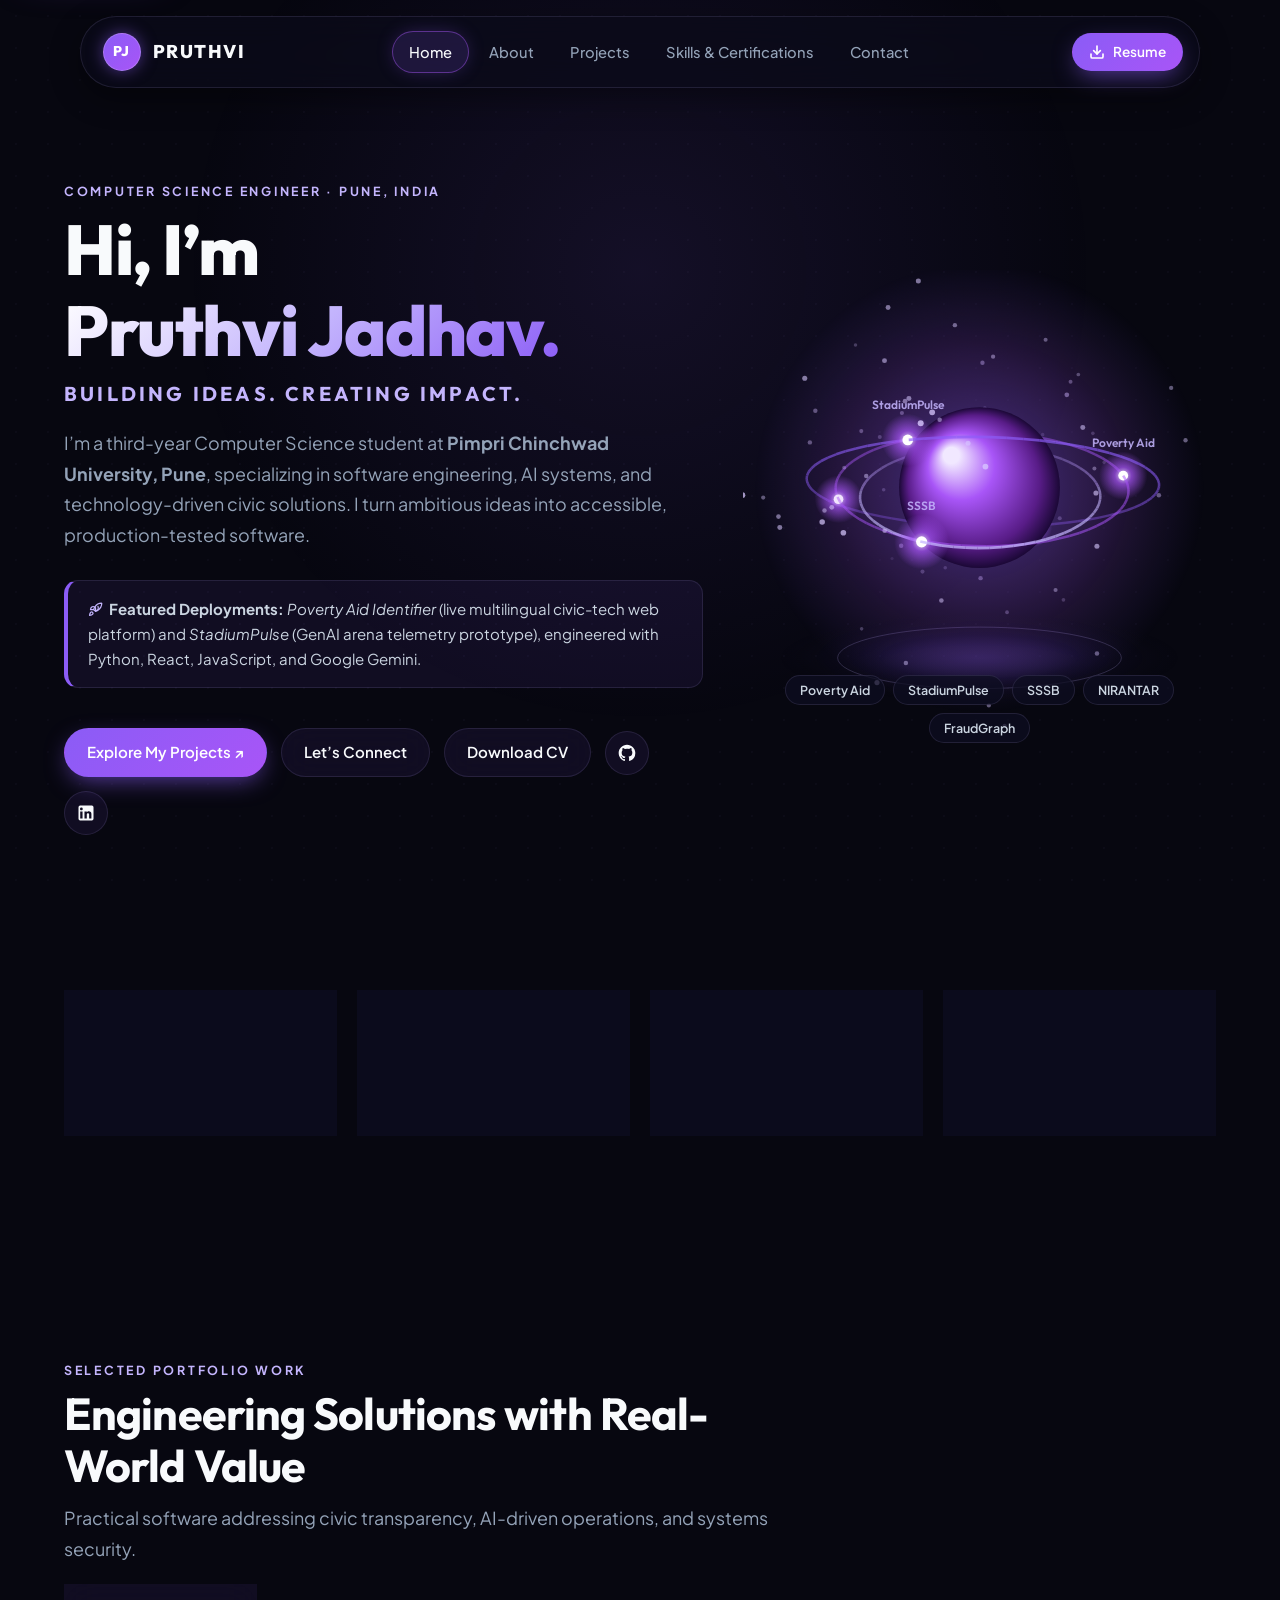
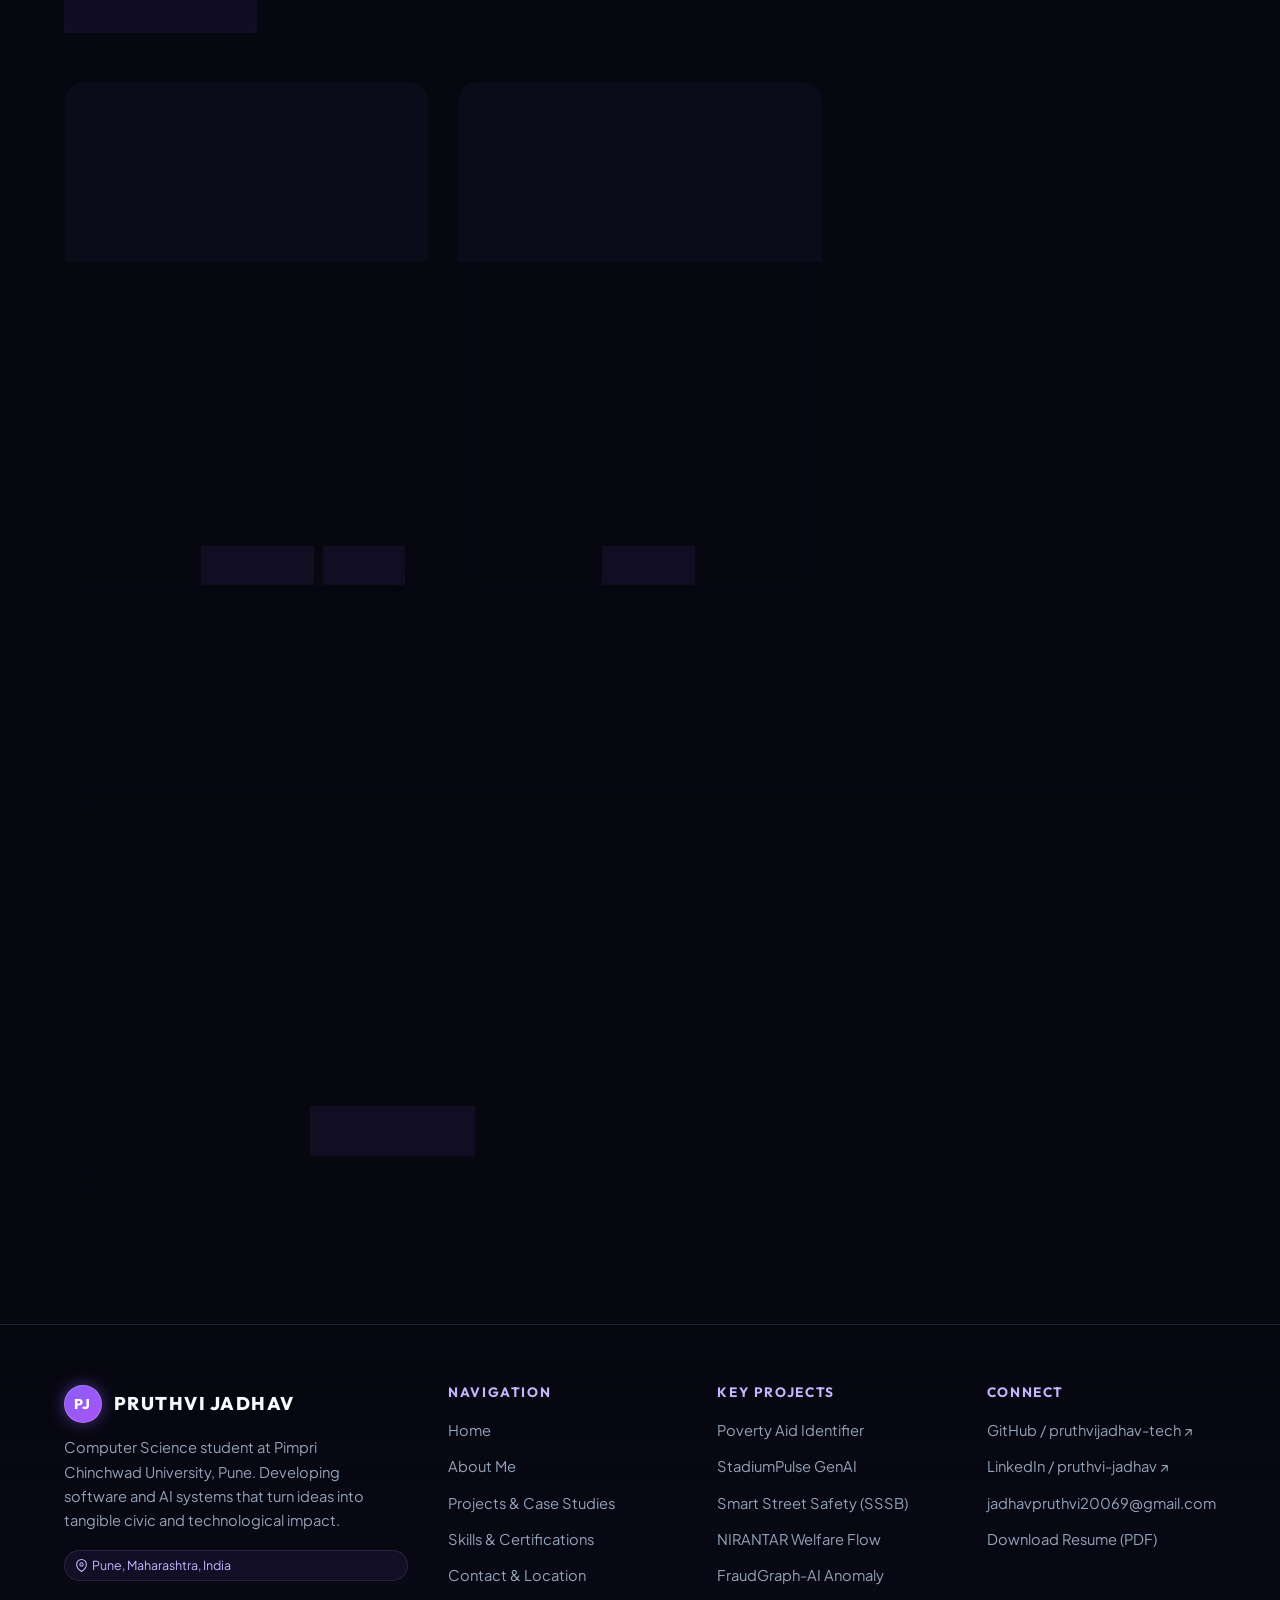
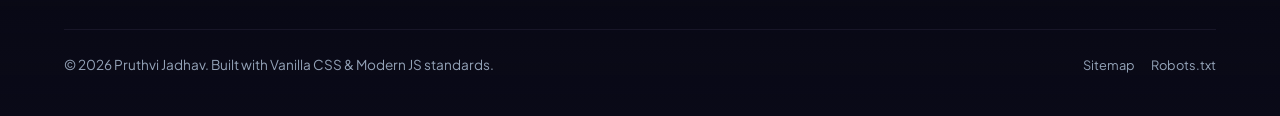
<file: index.html>
<!DOCTYPE html>
<html lang="en">
<head>
  <meta charset="utf-8">
  <meta name="viewport" content="width=device-width, initial-scale=1, viewport-fit=cover">
  
  <!-- Primary SEO Meta Tags -->
  <title>Pruthvi Jadhav — Computer Science Student & Software Developer · Pune, India</title>
  <meta name="title" content="Pruthvi Jadhav — Computer Science Student & Software Developer · Pune, India">
  <meta name="description" content="Pruthvi Jadhav is a B.Tech Computer Science student at Pimpri Chinchwad University, Pune. Creator of Poverty Aid Identifier (civic-tech) and StadiumPulse (GenAI). Open to software engineering internships.">
  <meta name="keywords" content="Pruthvi Jadhav, Computer Science Engineer, Software Developer, B.Tech CSE, Pimpri Chinchwad University, PCU Pune, Pune Software Intern, Python Flask, React, Google Gemini AI, Civic Tech, Poverty Aid Identifier, StadiumPulse, India">
  <meta name="author" content="Pruthvi Jadhav">
  <meta name="robots" content="index, follow">
  <link rel="canonical" href="https://pruthvijadhav.tech/">
  
  <!-- GEO / Local SEO Meta Tags -->
  <meta name="geo.region" content="IN-MH">
  <meta name="geo.placename" content="Pune, Pimpri Chinchwad, Maharashtra, India">
  <meta name="geo.position" content="18.6279;73.8009">
  <meta name="ICBM" content="18.6279, 73.8009">
  
  <!-- Open Graph / Facebook -->
  <meta property="og:type" content="website">
  <meta property="og:url" content="https://pruthvijadhav.tech/">
  <meta property="og:title" content="Pruthvi Jadhav — Computer Science Student & Software Developer">
  <meta property="og:description" content="B.Tech CSE student at Pimpri Chinchwad University, Pune. Building impactful civic-tech and GenAI applications with Python, React, and Google Gemini.">
  <meta property="og:image" content="assets/images/pruthvi-jadhav.jpg">
  <meta property="og:site_name" content="Pruthvi Jadhav Portfolio">
  <meta property="og:locale" content="en_IN">
  <!-- Twitter Card -->
  <meta name="twitter:card" content="summary_large_image">
  <meta name="twitter:url" content="https://pruthvijadhav.tech/">
  <meta name="twitter:title" content="Pruthvi Jadhav — Computer Science Student & Software Developer">
  <meta name="twitter:description" content="B.Tech CSE student at Pimpri Chinchwad University, Pune. Building impactful civic-tech and GenAI applications.">
  <meta name="twitter:image" content="assets/images/pruthvi-jadhav.jpg">
  <!-- Favicon -->
  <link rel="icon" href="data:image/svg+xml,%3Csvg xmlns='http://www.w3.org/2000/svg' viewBox='0 0 64 64'%3E%3Crect width='64' height='64' rx='14' fill='%238B5CF6'/%3E%3Ctext x='32' y='42' font-size='28' font-family='sans-serif' font-weight='800' text-anchor='middle' fill='white'%3EPJ%3C/text%3E%3C/svg%3E">
  <meta name="theme-color" content="#070710">
  <!-- Stylesheet -->
  <link rel="stylesheet" href="assets/css/style.css">
  <!-- JSON-LD Structured Data for SEO & GEO -->
  <script type="application/ld+json">
  {
    "@context": "https://schema.org",
    "@graph": [
      {
        "@type": "Person",
        "@id": "https://pruthvijadhav.tech/#person",
        "name": "Pruthvi Jadhav",
        "jobTitle": "Computer Science Student & Software Developer",
        "description": "Third-year B.Tech Computer Science and Engineering student at Pimpri Chinchwad University, Pune, building impactful civic-tech software and AI-driven systems.",
        "url": "https://pruthvijadhav.tech/",
        "image": "assets/images/pruthvi-jadhav.jpg",
        "email": "jadhavpruthvi20069@gmail.com",
        "alumniOf": {
          "@type": "EducationalOrganization",
          "name": "Pimpri Chinchwad University",
          "address": {
            "@type": "PostalAddress",
            "addressLocality": "Pune",
            "addressRegion": "Maharashtra",
            "addressCountry": "IN"
          }
        },
        "address": {
          "@type": "PostalAddress",
          "addressLocality": "Pune",
          "addressRegion": "Maharashtra",
          "postalCode": "411033",
          "addressCountry": "IN"
        },
        "geo": {
          "@type": "GeoCoordinates",
          "latitude": "18.6279",
          "longitude": "73.8009"
        },
        "sameAs": [
          "https://github.com/pruthvijadhav-tech",
          "https://www.linkedin.com/in/pruthvi-jadhav-045a3937b/"
        ],
        "knowsAbout": [
          "Full-Stack Web Development",
          "Python Flask",
          "React.js",
          "Google Gemini AI API",
          "Civic Tech",
          "Progressive Web Apps",
          "Machine Learning",
          "Cybersecurity",
          "Arduino IoT"
        ]
      },
      {
        "@type": "WebSite",
        "@id": "https://pruthvijadhav.tech/#website",
        "url": "https://pruthvijadhav.tech/",
        "name": "Pruthvi Jadhav Portfolio",
        "author": {
          "@id": "https://pruthvijadhav.tech/#person"
        }
      }
    ]
  }
  </script>
</head>
<body>
  <!-- Accessibility Skip Link -->
  <a class="skip-link" href="#main-content">Skip to content</a>

  <!-- Top Scroll Progress Indicator -->
  <div id="progress-bar" role="progressbar" aria-valuemin="0" aria-valuemax="100" aria-valuenow="0"></div>

  <!-- Main Floating Glass Navigation Bar -->
  <header>
    <div class="nav-backdrop" id="nav-backdrop" aria-hidden="true"></div>
    <nav class="site-nav" aria-label="Primary Navigation">
      <a class="nav-brand" href="index.html" aria-label="Pruthvi Jadhav Homepage">
        <span class="nav-avatar-badge">PJ</span>
        <span>PRUTHVI</span>
      </a>

      <button class="mobile-menu-btn" id="mobile-menu-btn" aria-expanded="false" aria-controls="nav-menu" aria-label="Toggle navigation menu">☰</button>

      <ul class="nav-menu" id="nav-menu">
        <li><a class="nav-link active" href="index.html">Home</a></li>
        <li><a class="nav-link" href="about.html">About</a></li>
        <li><a class="nav-link" href="projects.html">Projects</a></li>
        <li><a class="nav-link" href="skills.html">Skills & Certifications</a></li>
        <li><a class="nav-link" href="contact.html">Contact</a></li>
        <li class="mobile-drawer-cta">
          <a class="btn btn-primary btn-sm" href="assets/Pruthvi_Jadhav_Resume.pdf" download="Pruthvi_Jadhav_Resume.pdf" style="width: 100%; justify-content: center;">
            <svg width="16" height="16" viewBox="0 0 24 24" fill="none" stroke="currentColor" stroke-width="2.5" stroke-linecap="round" stroke-linejoin="round" aria-hidden="true"><path d="M21 15v4a2 2 0 0 1-2 2H5a2 2 0 0 1-2-2v-4"/><polyline points="7 10 12 15 17 10"/><line x1="12" y1="15" x2="12" y2="3"/></svg>
            <span>Download Resume</span>
          </a>
        </li>
      </ul>

      <div class="nav-cta">
        <a class="btn btn-primary btn-sm" href="assets/Pruthvi_Jadhav_Resume.pdf" download="Pruthvi_Jadhav_Resume.pdf" aria-label="Download Pruthvi Jadhav Resume PDF">
          <svg width="16" height="16" viewBox="0 0 24 24" fill="none" stroke="currentColor" stroke-width="2.5" stroke-linecap="round" stroke-linejoin="round" aria-hidden="true"><path d="M21 15v4a2 2 0 0 1-2 2H5a2 2 0 0 1-2-2v-4"/><polyline points="7 10 12 15 17 10"/><line x1="12" y1="15" x2="12" y2="3"/></svg>
          <span>Resume</span>
        </a>
      </div>
    </nav>
  </header>

  <!-- Main Page Content -->
  <main id="main-content" class="page-main">
    <div class="container">
      
      <!-- HERO SECTION -->
      <section class="hero-section" id="hero" aria-label="Introduction">
        <div class="hero-content">
          <div>
            <span class="section-label">Computer Science Engineer · Pune, India</span>
            <h1>Hi, I’m <span class="grad-text">Pruthvi Jadhav.</span></h1>
            <div class="hero-tagline">Building Ideas. Creating Impact.</div>
          </div>

          <p class="lead-text">
            I’m a third-year Computer Science student at <strong>Pimpri Chinchwad University, Pune</strong>, specializing in software engineering, AI systems, and technology-driven civic solutions. I turn ambitious ideas into accessible, production-tested software.
          </p>

          <div class="hero-now-card">
            <svg width="15" height="15" viewBox="0 0 24 24" fill="none" stroke="currentColor" stroke-width="2" stroke-linecap="round" stroke-linejoin="round" style="vertical-align:-2px; margin-right:6px; color:var(--accent);"><path d="M4.5 16.5c-1.5 1.26-2 5-2 5s3.74-.5 5-2c.71-.84.7-2.13-.09-2.91a2.18 2.18 0 0 0-2.91-.09z"></path><path d="m12 15-3-3a22 22 0 0 1 2-3.95A12.88 12.88 0 0 1 22 2c0 2.72-.78 7.5-6 11a22.35 22.35 0 0 1-4 2z"></path><path d="M9 12H4s.55-3.03 2-4c1.62-1.08 5 0 5 0"></path><path d="M12 9v5s3.03-.55 4-2c1.08-1.62 0-5 0-5"></path></svg><strong>Featured Deployments:</strong> <em>Poverty Aid Identifier</em> (live multilingual civic-tech web platform) and <em>StadiumPulse</em> (GenAI arena telemetry prototype), engineered with Python, React, JavaScript, and Google Gemini.
          </div>

          <div class="hero-actions">
            <a class="btn btn-primary" href="projects.html">Explore My Projects ↗</a>
            <a class="btn btn-glass" href="contact.html">Let’s Connect</a>
            <a class="btn btn-glass" href="assets/Pruthvi_Jadhav_Resume.pdf" download="Pruthvi_Jadhav_Resume.pdf" aria-label="Download resume PDF">Download CV</a>

            <!-- Social Icons -->
            <a class="btn-icon" href="https://github.com/pruthvijadhav-tech" target="_blank" rel="noopener" aria-label="Pruthvi Jadhav GitHub Profile">
              <svg viewBox="0 0 24 24"><path d="M12 2C6.477 2 2 6.484 2 12.017c0 4.425 2.865 8.18 6.839 9.504.5.092.682-.217.682-.483 0-.237-.008-.868-.013-1.703-2.782.605-3.369-1.343-3.369-1.343-.454-1.158-1.11-1.466-1.11-1.466-.908-.62.069-.608.069-.608 1.003.07 1.53 1.032 1.53 1.032.892 1.53 2.341 1.088 2.91.832.092-.647.35-1.088.636-1.338-2.22-.253-4.555-1.113-4.555-4.951 0-1.093.39-1.988 1.029-2.688-.103-.253-.446-1.272.098-2.65 0 0 .84-.27 2.75 1.026A9.564 9.564 0 0112 6.844c.85.004 1.705.115 2.504.337 1.909-1.296 2.747-1.027 2.747-1.027.546 1.379.202 2.398.1 2.651.64.7 1.028 1.595 1.028 2.688 0 3.848-2.339 4.695-4.566 4.943.359.309.678.92.678 1.855 0 1.338-.012 2.419-.012 2.747 0 .268.18.58.688.482A10.019 10.019 0 0022 12.017C22 6.484 17.522 2 12 2z"/></svg>
            </a>
            <a class="btn-icon" href="https://www.linkedin.com/in/pruthvi-jadhav-045a3937b/" target="_blank" rel="noopener" aria-label="Pruthvi Jadhav LinkedIn Profile">
              <svg viewBox="0 0 24 24"><path d="M19 3a2 2 0 0 1 2 2v14a2 2 0 0 1-2 2H5a2 2 0 0 1-2-2V5a2 2 0 0 1 2-2h14m-.5 15.5v-5.3a3.26 3.26 0 0 0-3.26-3.26c-.85 0-1.84.52-2.28 1.3v-1.11h-2.79v8.37h2.79v-4.93c0-.77.62-1.4 1.39-1.4a1.4 1.4 0 0 1 1.4 1.4v4.93h2.75M6.46 8.76c.92 0 1.66-.74 1.66-1.66A1.66 1.66 0 0 0 6.46 5.44a1.66 1.66 0 0 0-1.66 1.66c0 .92.74 1.66 1.66 1.66m1.4 9.74v-8.37H5.06v8.37h2.8z"/></svg>
            </a>
          </div>
        </div>

        <!-- 3D Interactive Orbital Sculpture Canvas -->
        <div class="orbit-stage-wrapper" id="orbit-stage">
          <canvas id="orbit-canvas" role="img" aria-label="Interactive 3D orbital sphere representing Pruthvi's projects orbiting around a central core"></canvas>
          <div class="orbit-fallback"></div>
          <div class="orbit-nodes-bar" aria-label="Quick project triggers">
            <button class="orbit-node-btn" onclick="window.openProjectModal(0)">Poverty Aid</button>
            <button class="orbit-node-btn" onclick="window.openProjectModal(1)">StadiumPulse</button>
            <button class="orbit-node-btn" onclick="window.openProjectModal(2)">SSSB</button>
            <button class="orbit-node-btn" onclick="window.openProjectModal(3)">NIRANTAR</button>
            <button class="orbit-node-btn" onclick="window.openProjectModal(4)">FraudGraph</button>
          </div>
        </div>
      </section>

      <!-- KEY IMPACT NUMBERS -->
      <section class="section" style="padding-top: 20px;">
        <div class="stats-grid">
          <div class="stat-card">
            <div class="stat-number">5+</div>
            <div class="stat-label">Production & AI Projects</div>
          </div>
          <div class="stat-card">
            <div class="stat-number">1st</div>
            <div class="stat-label">Prize · PCU Techneon 2k25</div>
          </div>
          <div class="stat-card">
            <div class="stat-number">SIH</div>
            <div class="stat-label">Smart India Hackathon Nominee</div>
          </div>
          <div class="stat-card">
            <div class="stat-number">11+</div>
            <div class="stat-label">Professional Certifications</div>
          </div>
        </div>
      </section>

      <!-- FEATURED PROJECTS SHOWCASE -->
      <section class="section" aria-labelledby="featured-projects-title">
        <div class="section-header" style="display: flex; justify-content: space-between; align-items: flex-end; flex-wrap: wrap; gap: 20px;">
          <div>
            <span class="section-label">Selected Portfolio Work</span>
            <h2 id="featured-projects-title">Engineering Solutions with Real-World Value</h2>
            <p class="lead-text">Practical software addressing civic transparency, AI-driven operations, and systems security.</p>
          </div>
          <a class="btn btn-glass" href="projects.html">View All 5 Projects →</a>
        </div>

        <div class="projects-grid">
          <!-- Featured Project 1: Poverty Aid Identifier -->
          <article class="project-card" onclick="window.openProjectModal(0)">
            <div class="project-card-header">
              <div style="text-align: center;">
                <div style="margin-bottom: 8px;"><svg width="38" height="38" viewBox="0 0 24 24" fill="none" stroke="currentColor" stroke-width="1.8" stroke-linecap="round" stroke-linejoin="round" class="project-header-svg"><path d="M3 21h18M3 10h18M5 10v11M9 10v11M15 10v11M19 10v11M12 2l10 5H2l10-5z"/></svg></div>
                <div style="font-family:'Outfit'; font-weight:700; color:var(--accent); font-size:0.9rem;">Civic-Tech & AI</div>
              </div>
            </div>
            <div class="project-card-body">
              <div class="project-badge-row">
                <span class="project-status live">● LIVE CIVIC-TECH</span>
                <span style="font-size:0.75rem; color:var(--text-muted);">Maharashtra & Central</span>
              </div>
              <h3 class="project-title">Poverty Aid Identifier</h3>
              <p class="project-blurb">
                A multilingual civic-tech web app that helps low-income individuals discover government welfare schemes they qualify for, powered by an AI-assisted need score and transparent anti-corruption grievance tracking.
              </p>
              <div class="tech-chips">
                <span class="tech-chip">Python Flask</span>
                <span class="tech-chip">Google Gemini AI</span>
                <span class="tech-chip">SQLite</span>
                <span class="tech-chip">Leaflet.js Heatmap</span>
              </div>
              <div class="project-actions">
                <button class="btn btn-primary btn-sm" onclick="event.stopPropagation(); window.openProjectModal(0)">Case Study</button>
                <a class="btn btn-glass btn-sm" href="https://poverty-aid-identifier.onrender.com/" target="_blank" rel="noopener" onclick="event.stopPropagation()">Live Demo ↗</a>
                <a class="btn btn-glass btn-sm" href="https://github.com/pruthvijadhav-tech/poverty-aid-identifier" target="_blank" rel="noopener" onclick="event.stopPropagation()">GitHub</a>
              </div>
            </div>
          </article>

          <!-- Featured Project 2: StadiumPulse -->
          <article class="project-card" onclick="window.openProjectModal(1)">
            <div class="project-card-header">
              <div style="text-align: center;">
                <div style="margin-bottom: 8px;"><svg width="38" height="38" viewBox="0 0 24 24" fill="none" stroke="currentColor" stroke-width="1.8" stroke-linecap="round" stroke-linejoin="round" class="project-header-svg"><polygon points="13 2 3 14 12 14 11 22 21 10 12 10 13 2"/></svg></div>
                <div style="font-family:'Outfit'; font-weight:700; color:var(--accent); font-size:0.9rem;">GenAI & Telemetry</div>
              </div>
            </div>
            <div class="project-card-body">
              <div class="project-badge-row">
                <span class="project-status">PROTOTYPE</span>
                <span style="font-size:0.75rem; color:var(--text-muted);">Virtual Prompt Wars</span>
              </div>
              <h3 class="project-title">StadiumPulse</h3>
              <p class="project-blurb">
                A GenAI-powered smart stadium operations and fan experience prototype tailored for a FIFA World Cup 2026 / MetLife Stadium scenario, updating simulated crowd telemetry every 5 seconds with Gemini alerts.
              </p>
              <div class="tech-chips">
                <span class="tech-chip">React</span>
                <span class="tech-chip">Vite</span>
                <span class="tech-chip">Gemini 1.5 Flash</span>
                <span class="tech-chip">SVG Heatmap</span>
              </div>
              <div class="project-actions">
                <button class="btn btn-primary btn-sm" onclick="event.stopPropagation(); window.openProjectModal(1)">Case Study</button>
                <a class="btn btn-glass btn-sm" href="https://github.com/pruthvijadhav-tech/stadiumpulse" target="_blank" rel="noopener" onclick="event.stopPropagation()">GitHub ↗</a>
              </div>
            </div>
          </article>
        </div>
      </section>

      <!-- WHY WORK WITH PRUTHVI / CALLOUT -->
      <section class="section" style="padding-bottom: 40px;">
        <div class="ethos-banner">
          <div>
            <span class="section-label">Engineering Ethos</span>
            <h2 style="margin-bottom: 14px;">Focused on Technical Depth & Human Impact</h2>
            <p style="color: var(--text-light); font-size: 1.05rem; line-height: 1.7; margin-bottom: 24px;">
              Whether architecting accessible civic tools or experimenting with multi-agent GenAI workflows, my goal is always robust, clean engineering with measurable utility. Open to internship roles where I can contribute and learn alongside high-calibre teams.
            </p>
            <div style="display: flex; gap: 14px; flex-wrap: wrap;">
              <a class="btn btn-primary" href="about.html">Read My Full Story →</a>
              <a class="btn btn-glass" href="contact.html">Send a Message</a>
            </div>
          </div>
          <div style="background: rgba(11, 11, 26, 0.6); border: 1px solid var(--border-subtle); border-radius: var(--radius-lg); padding: 24px;">
            <div style="font-family:'Outfit'; font-weight:700; font-size:1.1rem; color:#fff; margin-bottom:12px;">Quick Highlights</div>
            <ul style="list-style:none; display:flex; flex-direction:column; gap:10px; font-size:0.92rem; color:var(--text-muted);">
              <li><svg class="spec-icon" width="16" height="16" viewBox="0 0 24 24" fill="none" stroke="currentColor" stroke-width="2" stroke-linecap="round" stroke-linejoin="round"><path d="M21 10c0 7-9 13-9 13s-9-6-9-13a9 9 0 0 1 18 0z"></path><circle cx="12" cy="10" r="3"></circle></svg><strong>Location:</strong> Pune, Maharashtra, India (IST / UTC+5:30)</li>
              <li><svg class="spec-icon" width="16" height="16" viewBox="0 0 24 24" fill="none" stroke="currentColor" stroke-width="2" stroke-linecap="round" stroke-linejoin="round"><path d="M22 10v6M2 10l10-5 10 5-10 5z"></path><path d="M6 12v5c3 3 9 3 12 0v-5"></path></svg><strong>Education:</strong> B.Tech CSE, Pimpri Chinchwad University</li>
              <li><svg class="spec-icon" width="16" height="16" viewBox="0 0 24 24" fill="none" stroke="currentColor" stroke-width="2" stroke-linecap="round" stroke-linejoin="round"><circle cx="12" cy="8" r="6"></circle><path d="M15.477 12.89 17 22l-5-3-5 3 1.523-9.11"></path></svg><strong>First Prize:</strong> Techneon 2k25 Innovation Award</li>
              <li><svg class="spec-icon" width="16" height="16" viewBox="0 0 24 24" fill="none" stroke="currentColor" stroke-width="2" stroke-linecap="round" stroke-linejoin="round"><path d="M12 22s8-4 8-10V5l-8-3-8 3v7c0 6 8 10 8 10z"></path><path d="m9 12 2 2 4-4"></path></svg><strong>Certified:</strong> IBM, Mastercard, Accenture, Unstop</li>
              <li><svg class="spec-icon" width="16" height="16" viewBox="0 0 24 24" fill="none" stroke="currentColor" stroke-width="2" stroke-linecap="round" stroke-linejoin="round"><rect x="2" y="7" width="20" height="14" rx="2" ry="2"></rect><path d="M16 21V5a2 2 0 0 0-2-2h-4a2 2 0 0 0-2 2v16"></path></svg><strong>Availability:</strong> Ready for Software Internships (Onsite/Remote)</li>
            </ul>
          </div>
        </div>
      </section>

    </div>
  </main>

  <!-- PROJECT CASE STUDY MODAL -->
  <div class="modal-overlay" id="project-modal" role="dialog" aria-modal="true" aria-labelledby="project-modal-title">
    <div class="modal-content">
      <button class="modal-close-btn" data-modal-close aria-label="Close project modal">✕</button>
      <div class="modal-body" id="project-modal-body">
        <!-- Content injected dynamically by main.js -->
      </div>
    </div>
  </div>

  <!-- CERTIFICATE VIEWER MODAL -->
  <div class="modal-overlay" id="cert-modal" role="dialog" aria-modal="true" aria-labelledby="cert-modal-title">
    <div class="modal-content">
      <button class="modal-close-btn" data-modal-close aria-label="Close certificate modal">✕</button>
      <div class="modal-body" id="cert-modal-body">
        <!-- Content injected dynamically by main.js -->
      </div>
    </div>
  </div>

  <!-- Toast Notification Container -->
  <div id="toast-container" aria-live="polite"></div>

  <!-- Master Footer with SEO & GEO Local Details -->
  <footer class="site-footer">
    <div class="container">
      <div class="footer-grid">
        <div class="footer-brand">
          <div class="nav-brand">
            <span class="nav-avatar-badge">PJ</span>
            <span>PRUTHVI JADHAV</span>
          </div>
          <p>
            Computer Science student at Pimpri Chinchwad University, Pune. Developing software and AI systems that turn ideas into tangible civic and technological impact.
          </p>
          <div class="geo-meta-tag-pill">
            <svg width="13" height="13" viewBox="0 0 24 24" fill="none" stroke="currentColor" stroke-width="2" stroke-linecap="round" stroke-linejoin="round" style="vertical-align:-2px; margin-right:4px;"><path d="M21 10c0 7-9 13-9 13s-9-6-9-13a9 9 0 0 1 18 0z"></path><circle cx="12" cy="10" r="3"></circle></svg>Pune, Maharashtra, India
          </div>
        </div>

        <div class="footer-col">
          <h4>Navigation</h4>
          <ul class="footer-links">
            <li><a href="index.html">Home</a></li>
            <li><a href="about.html">About Me</a></li>
            <li><a href="projects.html">Projects & Case Studies</a></li>
            <li><a href="skills.html">Skills & Certifications</a></li>
            <li><a href="contact.html">Contact & Location</a></li>
          </ul>
        </div>

        <div class="footer-col">
          <h4>Key Projects</h4>
          <ul class="footer-links">
            <li><a href="projects.html" onclick="window.openProjectModal(0)">Poverty Aid Identifier</a></li>
            <li><a href="projects.html" onclick="window.openProjectModal(1)">StadiumPulse GenAI</a></li>
            <li><a href="projects.html" onclick="window.openProjectModal(2)">Smart Street Safety (SSSB)</a></li>
            <li><a href="projects.html" onclick="window.openProjectModal(3)">NIRANTAR Welfare Flow</a></li>
            <li><a href="projects.html" onclick="window.openProjectModal(4)">FraudGraph-AI Anomaly</a></li>
          </ul>
        </div>

        <div class="footer-col">
          <h4>Connect</h4>
          <ul class="footer-links">
            <li><a href="https://github.com/pruthvijadhav-tech" target="_blank" rel="noopener">GitHub / pruthvijadhav-tech ↗</a></li>
            <li><a href="https://www.linkedin.com/in/pruthvi-jadhav-045a3937b/" target="_blank" rel="noopener">LinkedIn / pruthvi-jadhav ↗</a></li>
            <li><a href="mailto:jadhavpruthvi20069@gmail.com">jadhavpruthvi20069@gmail.com</a></li>
            <li><a href="assets/Pruthvi_Jadhav_Resume.pdf" download="Pruthvi_Jadhav_Resume.pdf">Download Resume (PDF)</a></li>
          </ul>
        </div>
      </div>

      <div class="footer-bottom">
        <div>
          © <span id="current-year">2026</span> Pruthvi Jadhav. Built with Vanilla CSS & Modern JS standards.
        </div>
        <div style="display:flex; gap:16px;">
          <a href="sitemap.xml" style="color:var(--text-muted); font-size:0.8rem;">Sitemap</a>
          <a href="robots.txt" style="color:var(--text-muted); font-size:0.8rem;">Robots.txt</a>
        </div>
      </div>
    </div>
  </footer>

  <!-- Scripts -->
  <script src="assets/js/portfolio-data.js"></script>
  <script src="assets/js/orbit.js"></script>
  <script src="assets/js/main.js"></script>
</body>
</html>
</file>
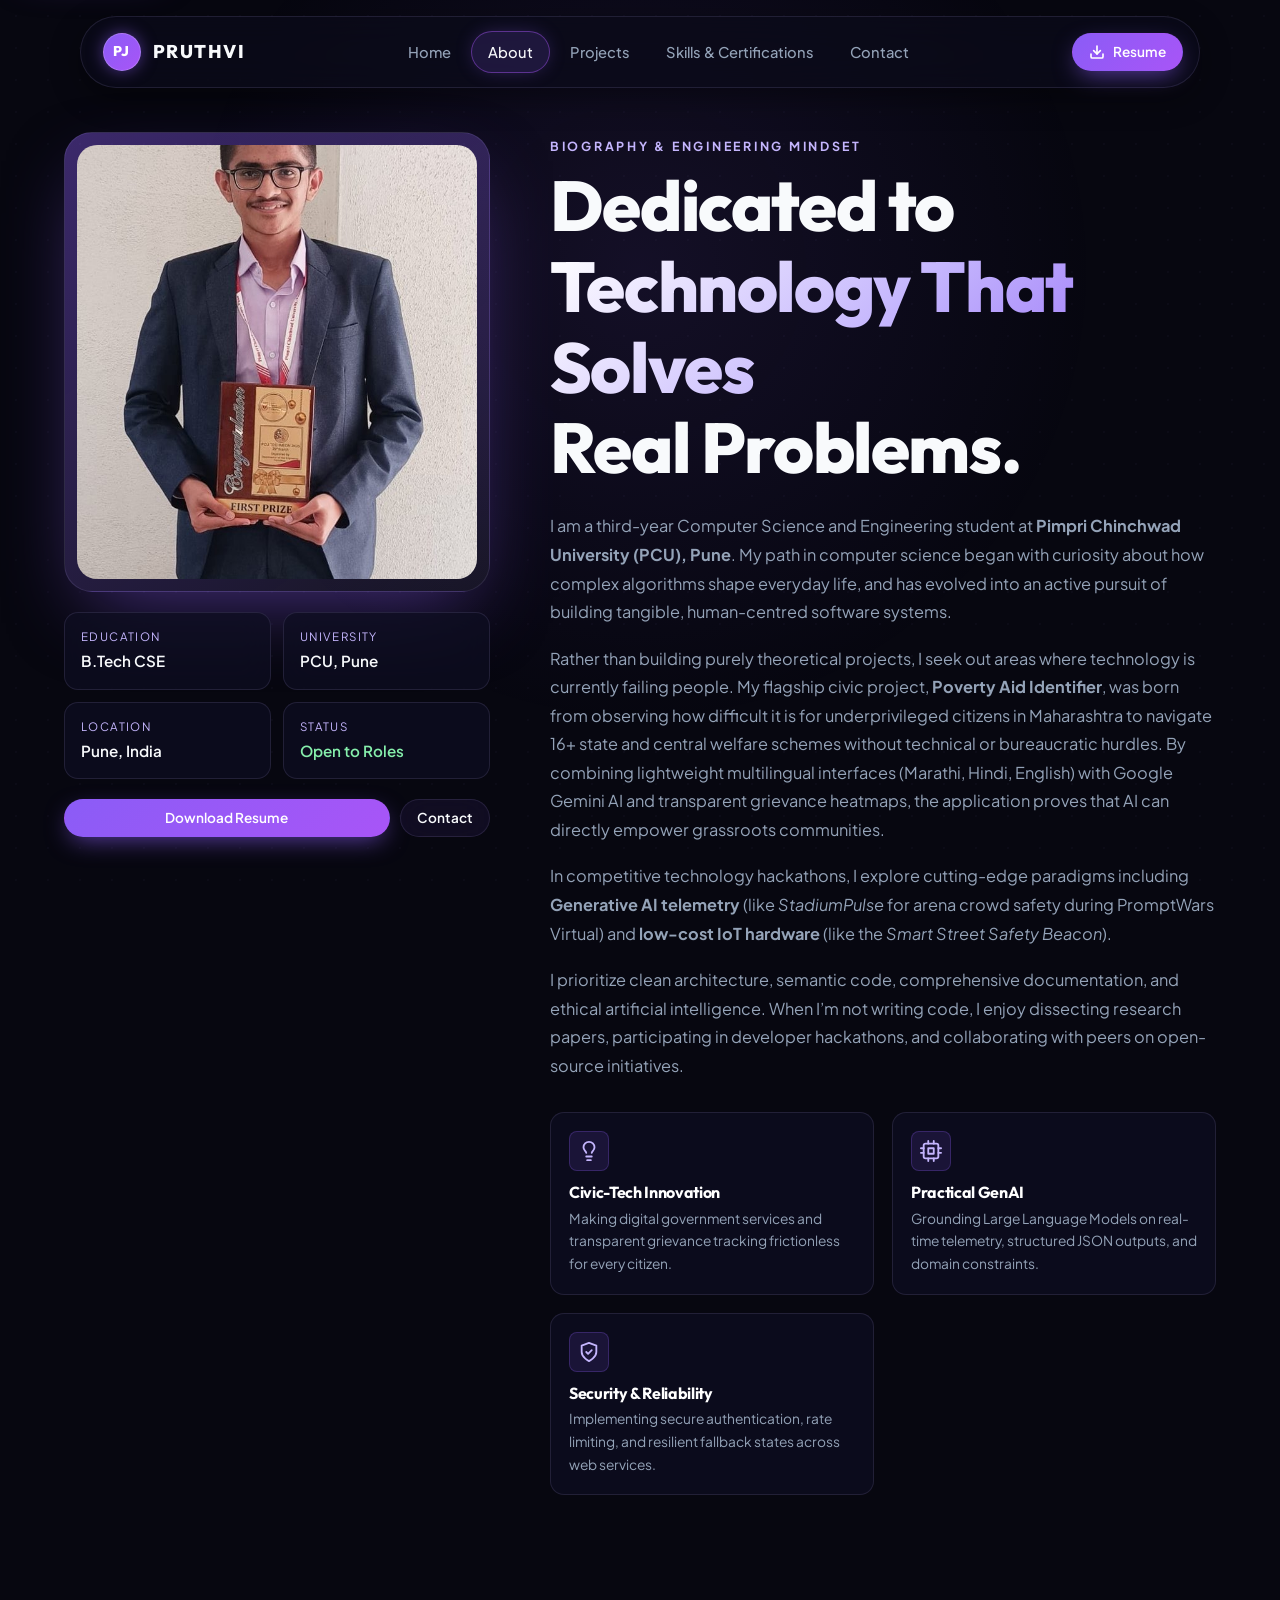
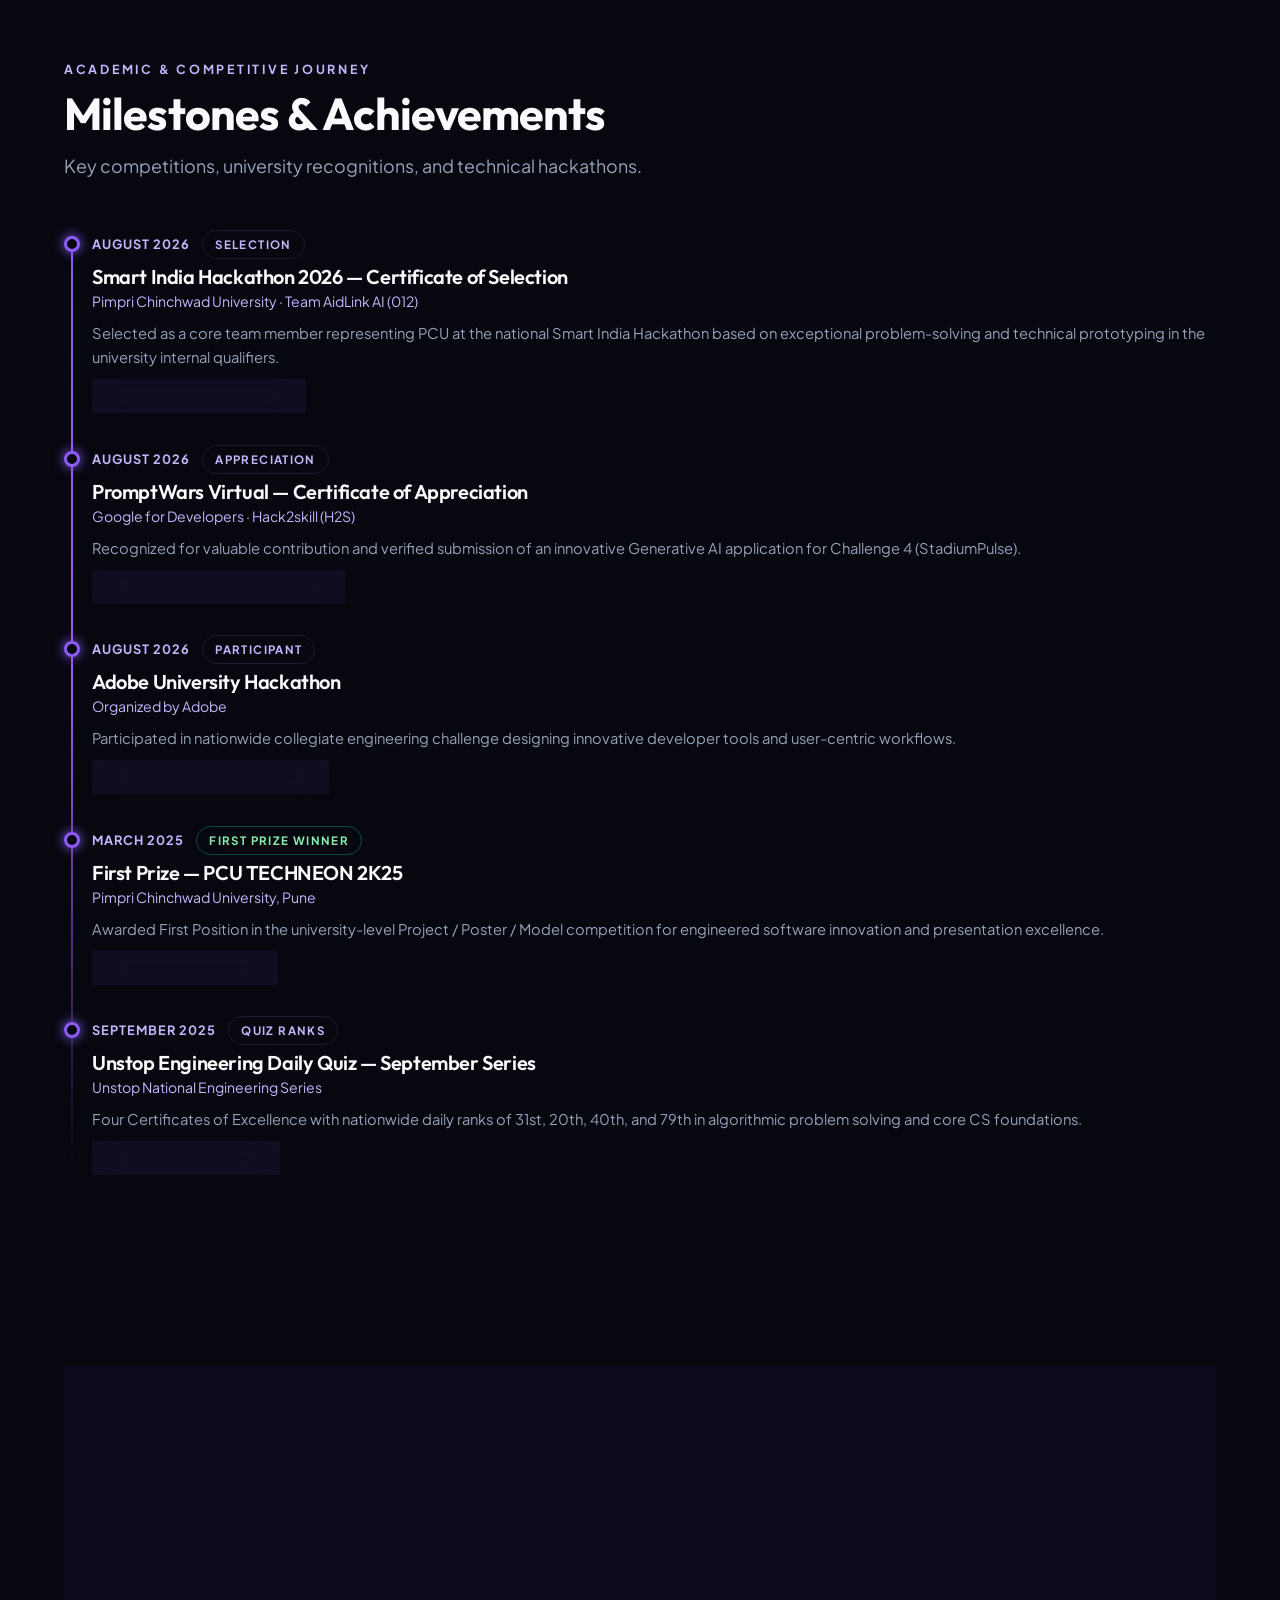
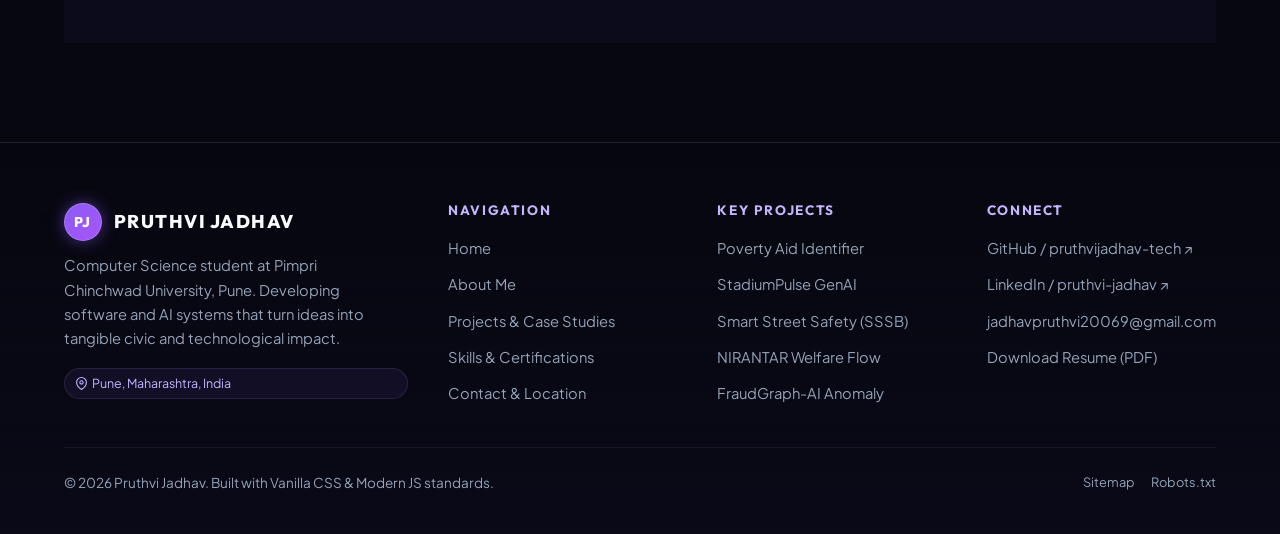
<file: about.html>
<!DOCTYPE html>
<html lang="en">
<head>
  <meta charset="utf-8">
  <meta name="viewport" content="width=device-width, initial-scale=1, viewport-fit=cover">
  
  <!-- Primary SEO Meta Tags -->
  <title>About Pruthvi Jadhav — Computer Science Student & Developer · Pune, India</title>
  <meta name="title" content="About Pruthvi Jadhav — Computer Science Student & Developer · Pune, India">
  <meta name="description" content="Learn about Pruthvi Jadhav, a B.Tech Computer Science student at Pimpri Chinchwad University, Pune. Discover his engineering journey, academic milestones, and civic-tech vision.">
  <meta name="keywords" content="About Pruthvi Jadhav, Computer Science Student Pune, Pimpri Chinchwad University, PCU Pune CSE, Software Engineering Intern, Techneon First Prize, Smart India Hackathon, Civic Tech Developer">
  <meta name="author" content="Pruthvi Jadhav">
  <meta name="robots" content="index, follow">
  <link rel="canonical" href="https://pruthvijadhav.tech/about.html">
  
  <!-- GEO / Local SEO Meta Tags -->
  <meta name="geo.region" content="IN-MH">
  <meta name="geo.placename" content="Pune, Pimpri Chinchwad, Maharashtra, India">
  <meta name="geo.position" content="18.6279;73.8009">
  <meta name="ICBM" content="18.6279, 73.8009">
  
  <!-- Open Graph -->
  <meta property="og:type" content="profile">
  <meta property="og:url" content="https://pruthvijadhav.tech/about.html">
  <meta property="og:title" content="About Pruthvi Jadhav — Computer Science Student & Developer">
  <meta property="og:description" content="Engineering journey, academic milestones, and civic-tech vision of Pruthvi Jadhav at Pimpri Chinchwad University, Pune.">
  <meta property="og:image" content="assets/images/pruthvi-jadhav.jpg">
  <meta property="og:site_name" content="Pruthvi Jadhav Portfolio">
  <meta property="og:locale" content="en_IN">

  <!-- Twitter Card -->
  <meta name="twitter:card" content="summary_large_image">
  <meta name="twitter:title" content="About Pruthvi Jadhav — Computer Science Student & Developer">
  <meta name="twitter:description" content="Learn more about Pruthvi Jadhav's background, education, and achievements at PCU Pune.">
  <meta name="twitter:image" content="assets/images/pruthvi-jadhav.jpg">

  <!-- Favicon -->
  <link rel="icon" href="data:image/svg+xml,%3Csvg xmlns='http://www.w3.org/2000/svg' viewBox='0 0 64 64'%3E%3Crect width='64' height='64' rx='14' fill='%238B5CF6'/%3E%3Ctext x='32' y='42' font-size='28' font-family='sans-serif' font-weight='800' text-anchor='middle' fill='white'%3EPJ%3C/text%3E%3C/svg%3E">
  <meta name="theme-color" content="#070710">

  <!-- Stylesheet -->
  <link rel="stylesheet" href="assets/css/style.css">

  <!-- JSON-LD Structured Data for AboutPage -->
  <script type="application/ld+json">
  {
    "@context": "https://schema.org",
    "@type": "AboutPage",
    "mainEntity": {
      "@type": "Person",
      "name": "Pruthvi Jadhav",
      "jobTitle": "Computer Science Student & Software Developer",
      "alumniOf": "Pimpri Chinchwad University",
      "address": {
        "@type": "PostalAddress",
        "addressLocality": "Pune",
        "addressRegion": "Maharashtra",
        "addressCountry": "IN"
      },
      "geo": {
        "@type": "GeoCoordinates",
        "latitude": "18.6279",
        "longitude": "73.8009"
      },
      "image": "assets/images/pruthvi-jadhav.jpg",
      "sameAs": [
        "https://github.com/pruthvijadhav-tech",
        "https://www.linkedin.com/in/pruthvi-jadhav-045a3937b/"
      ]
    }
  }
  </script>
</head>
<body>
  <!-- Accessibility Skip Link -->
  <a class="skip-link" href="#main-content">Skip to content</a>

  <!-- Top Scroll Progress Indicator -->
  <div id="progress-bar" role="progressbar" aria-valuemin="0" aria-valuemax="100" aria-valuenow="0"></div>

  <!-- Main Floating Glass Navigation Bar -->
  <header>
    <div class="nav-backdrop" id="nav-backdrop" aria-hidden="true"></div>
    <nav class="site-nav" aria-label="Primary Navigation">
      <a class="nav-brand" href="index.html" aria-label="Pruthvi Jadhav Homepage">
        <span class="nav-avatar-badge">PJ</span>
        <span>PRUTHVI</span>
      </a>

      <button class="mobile-menu-btn" id="mobile-menu-btn" aria-expanded="false" aria-controls="nav-menu" aria-label="Toggle navigation menu">☰</button>

      <ul class="nav-menu" id="nav-menu">
        <li><a class="nav-link" href="index.html">Home</a></li>
        <li><a class="nav-link active" href="about.html">About</a></li>
        <li><a class="nav-link" href="projects.html">Projects</a></li>
        <li><a class="nav-link" href="skills.html">Skills & Certifications</a></li>
        <li><a class="nav-link" href="contact.html">Contact</a></li>
        <li class="mobile-drawer-cta">
          <a class="btn btn-primary btn-sm" href="assets/Pruthvi_Jadhav_Resume.pdf" download="Pruthvi_Jadhav_Resume.pdf" style="width: 100%; justify-content: center;">
            <svg width="16" height="16" viewBox="0 0 24 24" fill="none" stroke="currentColor" stroke-width="2.5" stroke-linecap="round" stroke-linejoin="round" aria-hidden="true"><path d="M21 15v4a2 2 0 0 1-2 2H5a2 2 0 0 1-2-2v-4"/><polyline points="7 10 12 15 17 10"/><line x1="12" y1="15" x2="12" y2="3"/></svg>
            <span>Download Resume</span>
          </a>
        </li>
      </ul>

      <div class="nav-cta">
        <a class="btn btn-primary btn-sm" href="assets/Pruthvi_Jadhav_Resume.pdf" download="Pruthvi_Jadhav_Resume.pdf" aria-label="Download Pruthvi Jadhav Resume PDF">
          <svg width="16" height="16" viewBox="0 0 24 24" fill="none" stroke="currentColor" stroke-width="2.5" stroke-linecap="round" stroke-linejoin="round" aria-hidden="true"><path d="M21 15v4a2 2 0 0 1-2 2H5a2 2 0 0 1-2-2v-4"/><polyline points="7 10 12 15 17 10"/><line x1="12" y1="15" x2="12" y2="3"/></svg>
          <span>Resume</span>
        </a>
      </div>
    </nav>
  </header>

  <!-- Main Content -->
  <main id="main-content" class="page-main">
    <div class="container">
      
      <!-- PROFILE & BIOGRAPHY HERO -->
      <section class="section" style="padding-top: 20px;">
        <div class="about-split">
          
          <!-- Left Column: Portrait & Quick Attributes -->
          <div class="profile-card-wrapper">
            <div class="profile-frame">
              <img class="profile-img" src="assets/images/pruthvi-jadhav.jpg" alt="Pruthvi Jadhav holding the First Prize trophy at PCU Techneon" loading="eager">
            </div>

            <div class="profile-info-grid">
              <div class="info-tile">
                <small>Education</small>
                <span>B.Tech CSE</span>
              </div>
              <div class="info-tile">
                <small>University</small>
                <span>PCU, Pune</span>
              </div>
              <div class="info-tile">
                <small>Location</small>
                <span>Pune, India</span>
              </div>
              <div class="info-tile">
                <small>Status</small>
                <span style="color:#86efac;">Open to Roles</span>
              </div>
            </div>

            <div style="margin-top: 20px; display:flex; gap:10px;">
              <a class="btn btn-primary btn-sm" style="flex:1;" href="assets/Pruthvi_Jadhav_Resume.pdf" download="Pruthvi_Jadhav_Resume.pdf">Download Resume</a>
              <a class="btn btn-glass btn-sm" href="contact.html">Contact</a>
            </div>
          </div>

          <!-- Right Column: Narrative Biography -->
          <div>
            <span class="section-label">Biography & Engineering Mindset</span>
            <h1>Dedicated to <span class="grad-text">Technology That Solves</span> Real Problems.</h1>

            <div style="display:flex; flex-direction:column; gap:18px; margin:24px 0; font-size:1.02rem; line-height:1.75; color:var(--text-light);">
              <p>
                I am a third-year Computer Science and Engineering student at <strong>Pimpri Chinchwad University (PCU), Pune</strong>. My path in computer science began with curiosity about how complex algorithms shape everyday life, and has evolved into an active pursuit of building tangible, human-centred software systems.
              </p>
              <p>
                Rather than building purely theoretical projects, I seek out areas where technology is currently failing people. My flagship civic project, <strong>Poverty Aid Identifier</strong>, was born from observing how difficult it is for underprivileged citizens in Maharashtra to navigate 16+ state and central welfare schemes without technical or bureaucratic hurdles. By combining lightweight multilingual interfaces (Marathi, Hindi, English) with Google Gemini AI and transparent grievance heatmaps, the application proves that AI can directly empower grassroots communities.
              </p>
              <p>
                In competitive technology hackathons, I explore cutting-edge paradigms including <strong>Generative AI telemetry</strong> (like <em>StadiumPulse</em> for arena crowd safety during PromptWars Virtual) and <strong>low-cost IoT hardware</strong> (like the <em>Smart Street Safety Beacon</em>).
              </p>
              <p>
                I prioritize clean architecture, semantic code, comprehensive documentation, and ethical artificial intelligence. When I’m not writing code, I enjoy dissecting research papers, participating in developer hackathons, and collaborating with peers on open-source initiatives.
              </p>
            </div>

            <!-- Core Technical Pillars -->
            <div style="display:grid; grid-template-columns:repeat(auto-fit, minmax(240px, 1fr)); gap:18px; margin-top:32px;">
              <div style="padding:18px; border-radius:var(--radius-md); background:var(--bg-card); border:1px solid var(--border-subtle);">
                <div class="pillar-icon-box"><svg width="22" height="22" viewBox="0 0 24 24" fill="none" stroke="currentColor" stroke-width="2" stroke-linecap="round" stroke-linejoin="round"><path d="M15 14c.2-1 .7-1.7 1.5-2.5 1-1 1.5-2.2 1.5-3.5A6 6 0 0 0 6 8c0 1 .2 2.2 1.5 3.5.7.7 1.3 1.5 1.5 2.5"/><path d="M9 18h6"/><path d="M10 22h4"/></svg></div>
                <h4 style="font-size:1rem; color:#fff; margin-bottom:6px;">Civic-Tech Innovation</h4>
                <p style="font-size:0.86rem; color:var(--text-muted);">Making digital government services and transparent grievance tracking frictionless for every citizen.</p>
              </div>
              <div style="padding:18px; border-radius:var(--radius-md); background:var(--bg-card); border:1px solid var(--border-subtle);">
                <div class="pillar-icon-box"><svg width="22" height="22" viewBox="0 0 24 24" fill="none" stroke="currentColor" stroke-width="2" stroke-linecap="round" stroke-linejoin="round"><rect x="4" y="4" width="16" height="16" rx="2"/><rect x="9" y="9" width="6" height="6"/><line x1="9" y1="1" x2="9" y2="4"/><line x1="15" y1="1" x2="15" y2="4"/><line x1="9" y1="20" x2="9" y2="23"/><line x1="15" y1="20" x2="15" y2="23"/><line x1="20" y1="9" x2="23" y2="9"/><line x1="20" y1="14" x2="23" y2="14"/><line x1="1" y1="9" x2="4" y2="9"/><line x1="1" y1="14" x2="4" y2="14"/></svg></div>
                <h4 style="font-size:1rem; color:#fff; margin-bottom:6px;">Practical GenAI</h4>
                <p style="font-size:0.86rem; color:var(--text-muted);">Grounding Large Language Models on real-time telemetry, structured JSON outputs, and domain constraints.</p>
              </div>
              <div style="padding:18px; border-radius:var(--radius-md); background:var(--bg-card); border:1px solid var(--border-subtle);">
                <div class="pillar-icon-box"><svg width="22" height="22" viewBox="0 0 24 24" fill="none" stroke="currentColor" stroke-width="2" stroke-linecap="round" stroke-linejoin="round"><path d="M12 22s8-4 8-10V5l-8-3-8 3v7c0 6 8 10 8 10z"/><path d="m9 12 2 2 4-4"/></svg></div>
                <h4 style="font-size:1rem; color:#fff; margin-bottom:6px;">Security & Reliability</h4>
                <p style="font-size:0.86rem; color:var(--text-muted);">Implementing secure authentication, rate limiting, and resilient fallback states across web services.</p>
              </div>
            </div>
          </div>

        </div>
      </section>

      <!-- TIMELINE OF MILESTONES -->
      <section class="section" aria-labelledby="timeline-title">
        <div class="section-header">
          <span class="section-label">Academic & Competitive Journey</span>
          <h2 id="timeline-title">Milestones & Achievements</h2>
          <p class="lead-text">Key competitions, university recognitions, and technical hackathons.</p>
        </div>

        <div class="timeline">
          <!-- Item 1: SIH 2026 -->
          <div class="timeline-item">
            <div class="timeline-header">
              <span class="timeline-date">AUGUST 2026</span>
              <span class="project-status">SELECTION</span>
            </div>
            <h3 style="font-size:1.25rem;">Smart India Hackathon 2026 — Certificate of Selection</h3>
            <p style="color:var(--accent); font-size:0.88rem; margin:2px 0 8px;">Pimpri Chinchwad University · Team AidLink AI (012)</p>
            <p style="font-size:0.92rem; color:var(--text-muted);">
              Selected as a core team member representing PCU at the national Smart India Hackathon based on exceptional problem-solving and technical prototyping in the university internal qualifiers.
            </p>
            <div style="margin-top:10px;">
              <button class="btn btn-glass btn-sm" data-cert-index="6">View Selection Certificate ↗</button>
            </div>
          </div>

          <!-- Item 2: PromptWars Virtual 2026 -->
          <div class="timeline-item">
            <div class="timeline-header">
              <span class="timeline-date">AUGUST 2026</span>
              <span class="project-status">APPRECIATION</span>
            </div>
            <h3 style="font-size:1.25rem;">PromptWars Virtual — Certificate of Appreciation</h3>
            <p style="color:var(--accent); font-size:0.88rem; margin:2px 0 8px;">Google for Developers · Hack2skill (H2S)</p>
            <p style="font-size:0.92rem; color:var(--text-muted);">
              Recognized for valuable contribution and verified submission of an innovative Generative AI application for Challenge 4 (StadiumPulse).
            </p>
            <div style="margin-top:10px;">
              <button class="btn btn-glass btn-sm" data-cert-index="8">View Certificate of Appreciation ↗</button>
            </div>
          </div>

          <!-- Item 3: Adobe University Hackathon -->
          <div class="timeline-item">
            <div class="timeline-header">
              <span class="timeline-date">AUGUST 2026</span>
              <span class="project-status">PARTICIPANT</span>
            </div>
            <h3 style="font-size:1.25rem;">Adobe University Hackathon</h3>
            <p style="color:var(--accent); font-size:0.88rem; margin:2px 0 8px;">Organized by Adobe</p>
            <p style="font-size:0.92rem; color:var(--text-muted);">
              Participated in nationwide collegiate engineering challenge designing innovative developer tools and user-centric workflows.
            </p>
            <div style="margin-top:10px;">
              <button class="btn btn-glass btn-sm" data-cert-index="9">View Participation Certificate ↗</button>
            </div>
          </div>

          <!-- Item 4: Techneon 2k25 First Prize -->
          <div class="timeline-item">
            <div class="timeline-header">
              <span class="timeline-date">MARCH 2025</span>
              <span class="project-status live">FIRST PRIZE WINNER</span>
            </div>
            <h3 style="font-size:1.25rem;">First Prize — PCU TECHNEON 2K25</h3>
            <p style="color:var(--accent); font-size:0.88rem; margin:2px 0 8px;">Pimpri Chinchwad University, Pune</p>
            <p style="font-size:0.92rem; color:var(--text-muted);">
              Awarded First Position in the university-level Project / Poster / Model competition for engineered software innovation and presentation excellence.
            </p>
            <div style="margin-top:10px;">
              <button class="btn btn-glass btn-sm" data-cert-index="7">View First Prize Award ↗</button>
            </div>
          </div>

          <!-- Item 5: Unstop Daily Quiz -->
          <div class="timeline-item">
            <div class="timeline-header">
              <span class="timeline-date">SEPTEMBER 2025</span>
              <span class="project-status">QUIZ RANKS</span>
            </div>
            <h3 style="font-size:1.25rem;">Unstop Engineering Daily Quiz — September Series</h3>
            <p style="color:var(--accent); font-size:0.88rem; margin:2px 0 8px;">Unstop National Engineering Series</p>
            <p style="font-size:0.92rem; color:var(--text-muted);">
              Four Certificates of Excellence with nationwide daily ranks of 31st, 20th, 40th, and 79th in algorithmic problem solving and core CS foundations.
            </p>
            <div style="margin-top:10px;">
              <button class="btn btn-glass btn-sm" data-cert-index="5">View Quiz Certificates ↗</button>
            </div>
          </div>
        </div>
      </section>

      <!-- EDUCATION DETAILS -->
      <section class="section" style="padding-bottom: 20px;">
        <div style="background: var(--bg-card); border: 1px solid var(--border-subtle); border-radius: var(--radius-xl); padding: 36px; backdrop-filter: var(--glass-blur);">
          <span class="section-label">Academic Foundation</span>
          <h2 style="font-size:1.8rem; margin-bottom:12px;">Pimpri Chinchwad University, Pune</h2>
          <p style="color:var(--accent); font-weight:600; font-size:1rem; margin-bottom:16px;">
            Bachelor of Technology in Computer Science and Engineering (B.Tech CSE) · 2024 – 2028
          </p>
          <p style="color:var(--text-muted); line-height:1.7; max-width:840px;">
            Enrolled in rigorous computer science coursework spanning Data Structures & Algorithms, Object-Oriented Software Design, Relational Database Management Systems, Operating Systems, Computer Networks, and Artificial Intelligence. Actively engaged in collegiate technical clubs and hackathon leadership.
          </p>
        </div>
      </section>

    </div>
  </main>

  <!-- CERTIFICATE VIEWER MODAL -->
  <div class="modal-overlay" id="cert-modal" role="dialog" aria-modal="true" aria-labelledby="cert-modal-title">
    <div class="modal-content">
      <button class="modal-close-btn" data-modal-close aria-label="Close certificate modal">✕</button>
      <div class="modal-body" id="cert-modal-body">
        <!-- Content injected dynamically by main.js -->
      </div>
    </div>
  </div>

  <!-- Toast Notification Container -->
  <div id="toast-container" aria-live="polite"></div>

  <!-- Master Footer with SEO & GEO Local Details -->
  <footer class="site-footer">
    <div class="container">
      <div class="footer-grid">
        <div class="footer-brand">
          <div class="nav-brand">
            <span class="nav-avatar-badge">PJ</span>
            <span>PRUTHVI JADHAV</span>
          </div>
          <p>
            Computer Science student at Pimpri Chinchwad University, Pune. Developing software and AI systems that turn ideas into tangible civic and technological impact.
          </p>
          <div class="geo-meta-tag-pill">
            <svg width="13" height="13" viewBox="0 0 24 24" fill="none" stroke="currentColor" stroke-width="2" stroke-linecap="round" stroke-linejoin="round" style="vertical-align:-2px; margin-right:4px;"><path d="M21 10c0 7-9 13-9 13s-9-6-9-13a9 9 0 0 1 18 0z"></path><circle cx="12" cy="10" r="3"></circle></svg>Pune, Maharashtra, India
          </div>
        </div>

        <div class="footer-col">
          <h4>Navigation</h4>
          <ul class="footer-links">
            <li><a href="index.html">Home</a></li>
            <li><a href="about.html">About Me</a></li>
            <li><a href="projects.html">Projects & Case Studies</a></li>
            <li><a href="skills.html">Skills & Certifications</a></li>
            <li><a href="contact.html">Contact & Location</a></li>
          </ul>
        </div>

        <div class="footer-col">
          <h4>Key Projects</h4>
          <ul class="footer-links">
            <li><a href="projects.html#poverty-aid">Poverty Aid Identifier</a></li>
            <li><a href="projects.html#stadiumpulse">StadiumPulse GenAI</a></li>
            <li><a href="projects.html#sssb">Smart Street Safety (SSSB)</a></li>
            <li><a href="projects.html#nirantar">NIRANTAR Welfare Flow</a></li>
            <li><a href="projects.html#fraudgraph">FraudGraph-AI Anomaly</a></li>
          </ul>
        </div>

        <div class="footer-col">
          <h4>Connect</h4>
          <ul class="footer-links">
            <li><a href="https://github.com/pruthvijadhav-tech" target="_blank" rel="noopener">GitHub / pruthvijadhav-tech ↗</a></li>
            <li><a href="https://www.linkedin.com/in/pruthvi-jadhav-045a3937b/" target="_blank" rel="noopener">LinkedIn / pruthvi-jadhav ↗</a></li>
            <li><a href="mailto:jadhavpruthvi20069@gmail.com">jadhavpruthvi20069@gmail.com</a></li>
            <li><a href="assets/Pruthvi_Jadhav_Resume.pdf" download="Pruthvi_Jadhav_Resume.pdf">Download Resume (PDF)</a></li>
          </ul>
        </div>
      </div>

      <div class="footer-bottom">
        <div>
          © <span id="current-year">2026</span> Pruthvi Jadhav. Built with Vanilla CSS & Modern JS standards.
        </div>
        <div style="display:flex; gap:16px;">
          <a href="sitemap.xml" style="color:var(--text-muted); font-size:0.8rem;">Sitemap</a>
          <a href="robots.txt" style="color:var(--text-muted); font-size:0.8rem;">Robots.txt</a>
        </div>
      </div>
    </div>
  </footer>

  <!-- Scripts -->
  <script src="assets/js/portfolio-data.js"></script>
  <script src="assets/js/main.js"></script>
</body>
</html>
</file>
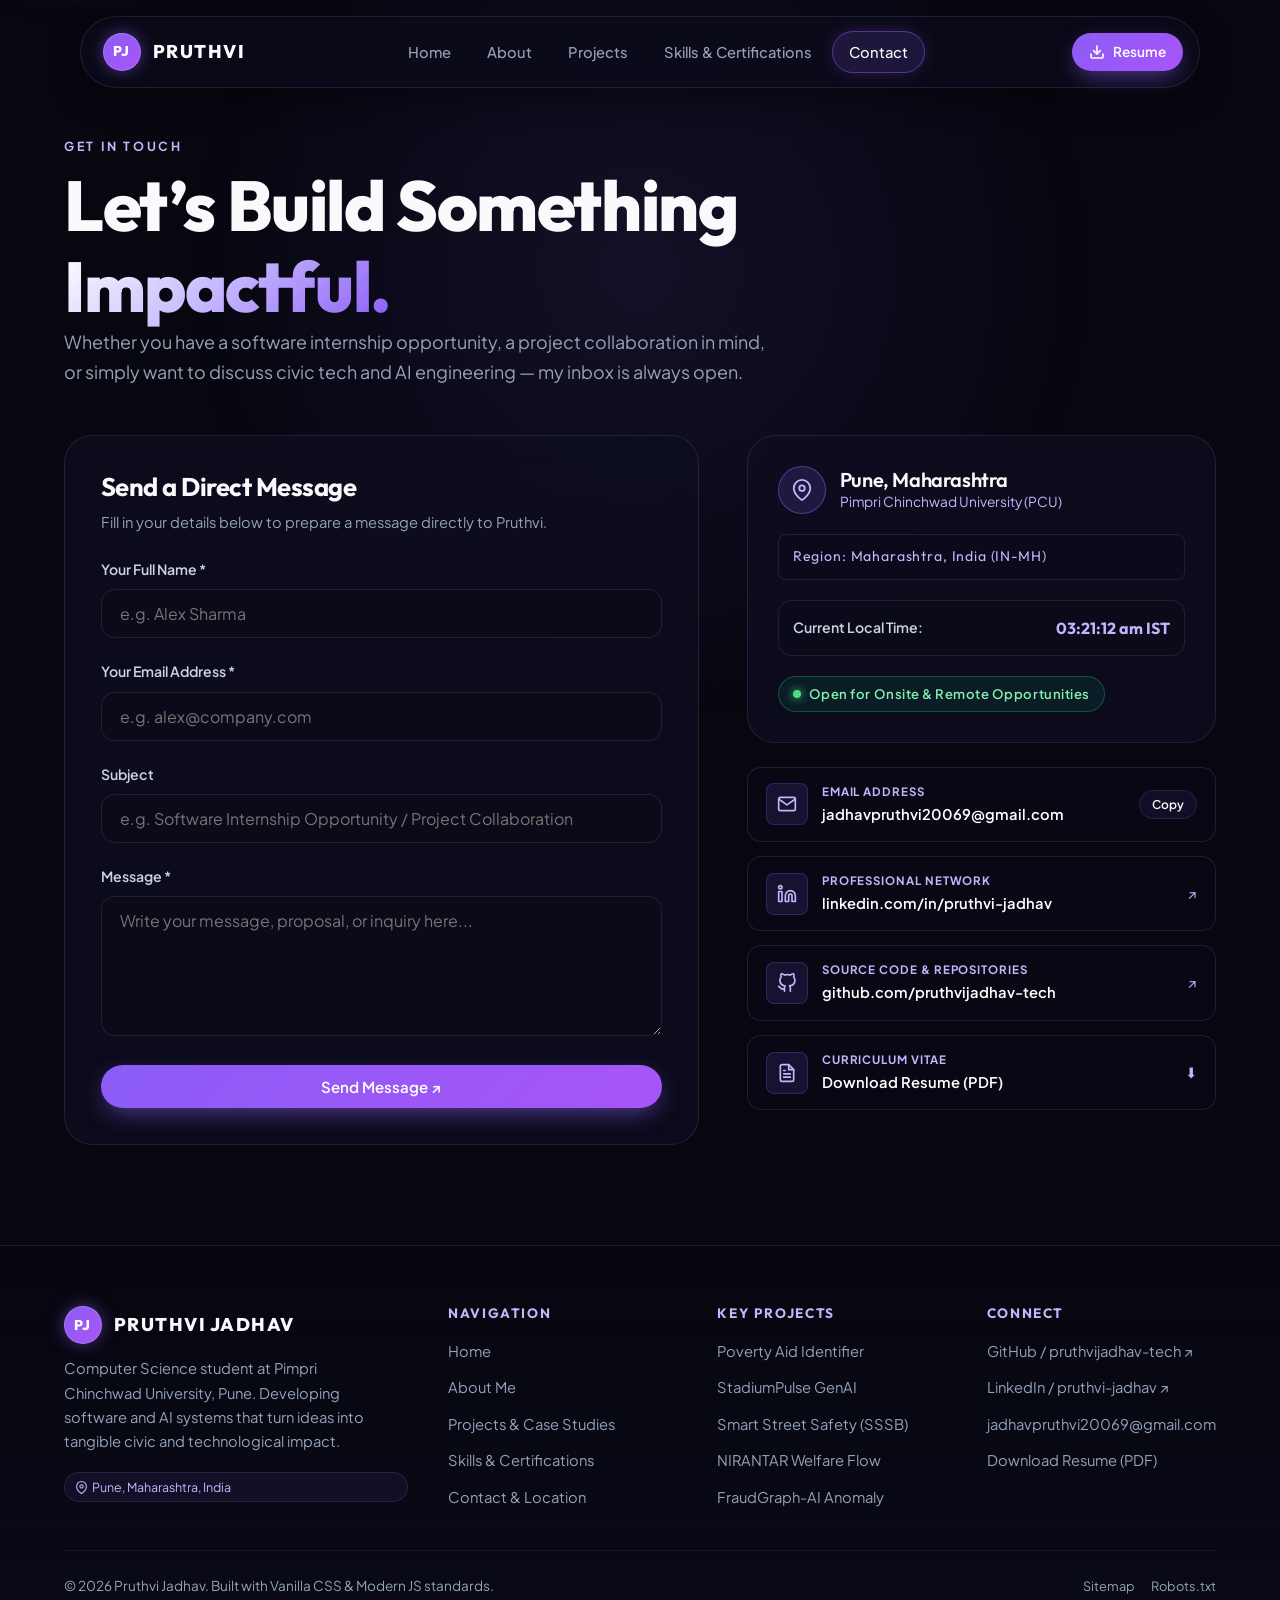
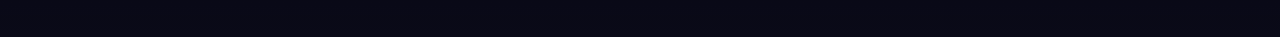
<file: contact.html>
<!DOCTYPE html>
<html lang="en">
<head>
  <meta charset="utf-8">
  <meta name="viewport" content="width=device-width, initial-scale=1, viewport-fit=cover">
  
  <!-- Primary SEO Meta Tags -->
  <title>Contact Pruthvi Jadhav — Software Engineer & Student · Pune, India</title>
  <meta name="title" content="Contact Pruthvi Jadhav — Software Engineer & Student · Pune, India">
  <meta name="description" content="Get in touch with Pruthvi Jadhav, Computer Science student at Pimpri Chinchwad University, Pune. Open to software internships, AI development, and collaborative projects.">
  <meta name="keywords" content="Contact Pruthvi Jadhav, Hire Pruthvi Jadhav, Software Engineer Intern Pune, Pimpri Chinchwad University Contact, Pune Developer Email, Python Developer Contact">
  <meta name="author" content="Pruthvi Jadhav">
  <meta name="robots" content="index, follow">
  <link rel="canonical" href="https://pruthvijadhav.tech/contact.html">
  
  <!-- GEO / Local SEO Meta Tags -->
  <meta name="geo.region" content="IN-MH">
  <meta name="geo.placename" content="Pune, Pimpri Chinchwad, Maharashtra, India">
  <meta name="geo.position" content="18.6279;73.8009">
  <meta name="ICBM" content="18.6279, 73.8009">
  
  <!-- Open Graph -->
  <meta property="og:type" content="website">
  <meta property="og:url" content="https://pruthvijadhav.tech/contact.html">
  <meta property="og:title" content="Contact Pruthvi Jadhav — Software Engineer & Student">
  <meta property="og:description" content="Reach out to Pruthvi Jadhav for software engineering internships, AI projects, and technology collaborations.">
  <meta property="og:image" content="assets/images/pruthvi-jadhav.jpg">
  <meta property="og:site_name" content="Pruthvi Jadhav Portfolio">
  <meta property="og:locale" content="en_IN">

  <!-- Twitter Card -->
  <meta name="twitter:card" content="summary_large_image">
  <meta name="twitter:title" content="Contact Pruthvi Jadhav — Software Engineer & Student">
  <meta name="twitter:description" content="Get in touch with Pruthvi Jadhav for internships and collaborations in Pune, India.">
  <meta name="twitter:image" content="assets/images/pruthvi-jadhav.jpg">

  <!-- Favicon -->
  <link rel="icon" href="data:image/svg+xml,%3Csvg xmlns='http://www.w3.org/2000/svg' viewBox='0 0 64 64'%3E%3Crect width='64' height='64' rx='14' fill='%238B5CF6'/%3E%3Ctext x='32' y='42' font-size='28' font-family='sans-serif' font-weight='800' text-anchor='middle' fill='white'%3EPJ%3C/text%3E%3C/svg%3E">
  <meta name="theme-color" content="#070710">

  <!-- Stylesheet -->
  <link rel="stylesheet" href="assets/css/style.css">

  <!-- JSON-LD Structured Data for ContactPage -->
  <script type="application/ld+json">
  {
    "@context": "https://schema.org",
    "@type": "ContactPage",
    "name": "Contact Pruthvi Jadhav",
    "description": "Contact and location details for Pruthvi Jadhav, Computer Science student and software developer based in Pune, Maharashtra, India.",
    "url": "https://pruthvijadhav.tech/contact.html",
    "mainEntity": {
      "@type": "Person",
      "name": "Pruthvi Jadhav",
      "email": "jadhavpruthvi20069@gmail.com",
      "jobTitle": "Computer Science Student & Developer",
      "address": {
        "@type": "PostalAddress",
        "addressLocality": "Pune",
        "addressRegion": "Maharashtra",
        "postalCode": "411033",
        "addressCountry": "IN"
      },
      "geo": {
        "@type": "GeoCoordinates",
        "latitude": "18.6279",
        "longitude": "73.8009"
      }
    }
  }
  </script>
</head>
<body>
  <!-- Accessibility Skip Link -->
  <a class="skip-link" href="#main-content">Skip to content</a>

  <!-- Top Scroll Progress Indicator -->
  <div id="progress-bar" role="progressbar" aria-valuemin="0" aria-valuemax="100" aria-valuenow="0"></div>

  <!-- Main Floating Glass Navigation Bar -->
  <header>
    <div class="nav-backdrop" id="nav-backdrop" aria-hidden="true"></div>
    <nav class="site-nav" aria-label="Primary Navigation">
      <a class="nav-brand" href="index.html" aria-label="Pruthvi Jadhav Homepage">
        <span class="nav-avatar-badge">PJ</span>
        <span>PRUTHVI</span>
      </a>

      <button class="mobile-menu-btn" id="mobile-menu-btn" aria-expanded="false" aria-controls="nav-menu" aria-label="Toggle navigation menu">☰</button>

      <ul class="nav-menu" id="nav-menu">
        <li><a class="nav-link" href="index.html">Home</a></li>
        <li><a class="nav-link" href="about.html">About</a></li>
        <li><a class="nav-link" href="projects.html">Projects</a></li>
        <li><a class="nav-link" href="skills.html">Skills & Certifications</a></li>
        <li><a class="nav-link active" href="contact.html">Contact</a></li>
        <li class="mobile-drawer-cta">
          <a class="btn btn-primary btn-sm" href="assets/Pruthvi_Jadhav_Resume.pdf" download="Pruthvi_Jadhav_Resume.pdf" style="width: 100%; justify-content: center;">
            <svg width="16" height="16" viewBox="0 0 24 24" fill="none" stroke="currentColor" stroke-width="2.5" stroke-linecap="round" stroke-linejoin="round" aria-hidden="true"><path d="M21 15v4a2 2 0 0 1-2 2H5a2 2 0 0 1-2-2v-4"/><polyline points="7 10 12 15 17 10"/><line x1="12" y1="15" x2="12" y2="3"/></svg>
            <span>Download Resume</span>
          </a>
        </li>
      </ul>

      <div class="nav-cta">
        <a class="btn btn-primary btn-sm" href="assets/Pruthvi_Jadhav_Resume.pdf" download="Pruthvi_Jadhav_Resume.pdf" aria-label="Download Pruthvi Jadhav Resume PDF">
          <svg width="16" height="16" viewBox="0 0 24 24" fill="none" stroke="currentColor" stroke-width="2.5" stroke-linecap="round" stroke-linejoin="round" aria-hidden="true"><path d="M21 15v4a2 2 0 0 1-2 2H5a2 2 0 0 1-2-2v-4"/><polyline points="7 10 12 15 17 10"/><line x1="12" y1="15" x2="12" y2="3"/></svg>
          <span>Resume</span>
        </a>
      </div>
    </nav>
  </header>

  <!-- Main Content -->
  <main id="main-content" class="page-main">
    <div class="container">
      
      <!-- PAGE HEADER -->
      <section class="section" style="padding-top: 20px; padding-bottom: 20px;">
        <div class="section-header">
          <span class="section-label">Get In Touch</span>
          <h1>Let’s Build Something <span class="grad-text">Impactful.</span></h1>
          <p class="lead-text">
            Whether you have a software internship opportunity, a project collaboration in mind, or simply want to discuss civic tech and AI engineering — my inbox is always open.
          </p>
        </div>

        <div class="contact-grid">
          
          <!-- LEFT COLUMN: INTERACTIVE FORM -->
          <div class="contact-form-card">
            <h2 style="font-size:1.6rem; margin-bottom:8px;">Send a Direct Message</h2>
            <p style="color:var(--text-muted); font-size:0.92rem; margin-bottom:24px;">Fill in your details below to prepare a message directly to Pruthvi.</p>

            <form id="contact-form" novalidate>
              <div class="form-group">
                <label class="form-label" for="contact-name">Your Full Name *</label>
                <input type="text" id="contact-name" class="form-input" placeholder="e.g. Alex Sharma" required autocomplete="name">
              </div>

              <div class="form-group">
                <label class="form-label" for="contact-email">Your Email Address *</label>
                <input type="email" id="contact-email" class="form-input" placeholder="e.g. alex@company.com" required autocomplete="email">
              </div>

              <div class="form-group">
                <label class="form-label" for="contact-subject">Subject</label>
                <input type="text" id="contact-subject" class="form-input" placeholder="e.g. Software Internship Opportunity / Project Collaboration">
              </div>

              <div class="form-group">
                <label class="form-label" for="contact-message">Message *</label>
                <textarea id="contact-message" class="form-textarea" placeholder="Write your message, proposal, or inquiry here..." required></textarea>
              </div>

              <button type="submit" class="btn btn-primary" style="width:100%;">
                <span>Send Message ↗</span>
              </button>
            </form>
          </div>

          <!-- RIGHT COLUMN: GEO LOCATION & DIRECT CONNECT -->
          <div style="display:flex; flex-direction:column; gap:24px;">
            
            <!-- GEO Location & Live Time Card -->
            <div class="geo-card">
              <div class="geo-header">
                <div class="geo-icon"><svg width="22" height="22" viewBox="0 0 24 24" fill="none" stroke="currentColor" stroke-width="2" stroke-linecap="round" stroke-linejoin="round"><path d="M21 10c0 7-9 13-9 13s-9-6-9-13a9 9 0 0 1 18 0z"></path><circle cx="12" cy="10" r="3"></circle></svg></div>
                <div>
                  <h3 style="font-size:1.25rem;">Pune, Maharashtra</h3>
                  <p style="font-size:0.86rem; color:var(--accent);">Pimpri Chinchwad University (PCU)</p>
                </div>
              </div>

              <div class="geo-coordinates">
                Region: Maharashtra, India (IN-MH)
              </div>

              <div style="padding:14px; border-radius:var(--radius-md); background:rgba(11, 11, 26, 0.6); border:1px solid var(--border-subtle); display:flex; justify-content:space-between; align-items:center;">
                <span style="font-size:0.88rem; color:var(--text-light); font-weight:600;">Current Local Time:</span>
                <span id="pune-local-time" style="font-family:'Outfit', monospace; color:var(--accent); font-weight:700;">Loading...</span>
              </div>

              <div class="status-pill" style="align-self:flex-start;">
                <span class="status-dot"></span>
                <span>Open for Onsite & Remote Opportunities</span>
              </div>
            </div>

            <!-- Quick Connect Tiles -->
            <div class="contact-quick-links">
              <!-- Direct Email -->
              <div class="quick-connect-tile">
                <div class="tile-icon"><svg width="20" height="20" viewBox="0 0 24 24" fill="none" stroke="currentColor" stroke-width="2" stroke-linecap="round" stroke-linejoin="round"><path d="M4 4h16c1.1 0 2 .9 2 2v12c0 1.1-.9 2-2 2H4c-1.1 0-2-.9-2-2V6c0-1.1.9-2 2-2z"></path><polyline points="22,6 12,13 2,6"></polyline></svg></div>
                <div style="flex:1;">
                  <small style="color:var(--accent); text-transform:uppercase; font-size:0.72rem; font-weight:700; letter-spacing:0.08em; display:block;">Email Address</small>
                  <a href="mailto:jadhavpruthvi20069@gmail.com" style="color:#fff; font-weight:600; font-size:0.92rem; word-break:break-all;">jadhavpruthvi20069@gmail.com</a>
                </div>
                <button class="btn btn-glass btn-sm" data-copy="jadhavpruthvi20069@gmail.com" aria-label="Copy email address to clipboard" style="padding:6px 12px; font-size:0.75rem;">Copy</button>
              </div>

              <!-- LinkedIn -->
              <a class="quick-connect-tile" href="https://www.linkedin.com/in/pruthvi-jadhav-045a3937b/" target="_blank" rel="noopener">
                <div class="tile-icon"><svg width="20" height="20" viewBox="0 0 24 24" fill="none" stroke="currentColor" stroke-width="2" stroke-linecap="round" stroke-linejoin="round"><path d="M16 8a6 6 0 0 1 6 6v7h-4v-7a2 2 0 0 0-2-2 2 2 0 0 0-2 2v7h-4v-7a6 6 0 0 1 6-6z"></path><rect x="2" y="9" width="4" height="12"></rect><circle cx="4" cy="4" r="2"></circle></svg></div>
                <div style="flex:1;">
                  <small style="color:var(--accent); text-transform:uppercase; font-size:0.72rem; font-weight:700; letter-spacing:0.08em; display:block;">Professional Network</small>
                  <span style="color:#fff; font-weight:600; font-size:0.92rem;">linkedin.com/in/pruthvi-jadhav</span>
                </div>
                <span style="color:var(--accent); font-size:0.9rem;">↗</span>
              </a>

              <!-- GitHub -->
              <a class="quick-connect-tile" href="https://github.com/pruthvijadhav-tech" target="_blank" rel="noopener">
                <div class="tile-icon"><svg width="20" height="20" viewBox="0 0 24 24" fill="none" stroke="currentColor" stroke-width="2" stroke-linecap="round" stroke-linejoin="round"><path d="M9 19c-5 1.5-5-2.5-7-3m14 6v-3.87a3.37 3.37 0 0 0-.94-2.61c3.14-.35 6.44-1.54 6.44-7A5.44 5.44 0 0 0 20 4.77 5.07 5.07 0 0 0 19.91 1S18.73.65 16 2.48a13.38 13.38 0 0 0-7 0C6.27.65 5.09 1 5.09 1A5.07 5.07 0 0 0 5 4.77a5.44 5.44 0 0 0-1.5 3.78c0 5.42 3.3 6.61 6.44 7A3.37 3.37 0 0 0 9 18.13V22"></path></svg></div>
                <div style="flex:1;">
                  <small style="color:var(--accent); text-transform:uppercase; font-size:0.72rem; font-weight:700; letter-spacing:0.08em; display:block;">Source Code & Repositories</small>
                  <span style="color:#fff; font-weight:600; font-size:0.92rem;">github.com/pruthvijadhav-tech</span>
                </div>
                <span style="color:var(--accent); font-size:0.9rem;">↗</span>
              </a>

              <!-- Download Resume Tile -->
              <a class="quick-connect-tile" href="assets/Pruthvi_Jadhav_Resume.pdf" download="Pruthvi_Jadhav_Resume.pdf">
                <div class="tile-icon"><svg width="20" height="20" viewBox="0 0 24 24" fill="none" stroke="currentColor" stroke-width="2" stroke-linecap="round" stroke-linejoin="round"><path d="M14 2H6a2 2 0 0 0-2 2v16a2 2 0 0 0 2 2h12a2 2 0 0 0 2-2V8z"></path><polyline points="14 2 14 8 20 8"></polyline><line x1="16" y1="13" x2="8" y2="13"></line><line x1="16" y1="17" x2="8" y2="17"></line><polyline points="10 9 9 9 8 9"></polyline></svg></div>
                <div style="flex:1;">
                  <small style="color:var(--accent); text-transform:uppercase; font-size:0.72rem; font-weight:700; letter-spacing:0.08em; display:block;">Curriculum Vitae</small>
                  <span style="color:#fff; font-weight:600; font-size:0.92rem;">Download Resume (PDF)</span>
                </div>
                <span style="color:var(--accent); font-size:0.9rem;">⬇</span>
              </a>
            </div>

          </div>

        </div>
      </section>

    </div>
  </main>

  <!-- Toast Notification Container -->
  <div id="toast-container" aria-live="polite"></div>

  <!-- Master Footer with SEO & GEO Local Details -->
  <footer class="site-footer">
    <div class="container">
      <div class="footer-grid">
        <div class="footer-brand">
          <div class="nav-brand">
            <span class="nav-avatar-badge">PJ</span>
            <span>PRUTHVI JADHAV</span>
          </div>
          <p>
            Computer Science student at Pimpri Chinchwad University, Pune. Developing software and AI systems that turn ideas into tangible civic and technological impact.
          </p>
          <div class="geo-meta-tag-pill">
            <svg width="13" height="13" viewBox="0 0 24 24" fill="none" stroke="currentColor" stroke-width="2" stroke-linecap="round" stroke-linejoin="round" style="vertical-align:-2px; margin-right:4px;"><path d="M21 10c0 7-9 13-9 13s-9-6-9-13a9 9 0 0 1 18 0z"></path><circle cx="12" cy="10" r="3"></circle></svg>Pune, Maharashtra, India
          </div>
        </div>

        <div class="footer-col">
          <h4>Navigation</h4>
          <ul class="footer-links">
            <li><a href="index.html">Home</a></li>
            <li><a href="about.html">About Me</a></li>
            <li><a href="projects.html">Projects & Case Studies</a></li>
            <li><a href="skills.html">Skills & Certifications</a></li>
            <li><a href="contact.html">Contact & Location</a></li>
          </ul>
        </div>

        <div class="footer-col">
          <h4>Key Projects</h4>
          <ul class="footer-links">
            <li><a href="projects.html#poverty-aid">Poverty Aid Identifier</a></li>
            <li><a href="projects.html#stadiumpulse">StadiumPulse GenAI</a></li>
            <li><a href="projects.html#sssb">Smart Street Safety (SSSB)</a></li>
            <li><a href="projects.html#nirantar">NIRANTAR Welfare Flow</a></li>
            <li><a href="projects.html#fraudgraph">FraudGraph-AI Anomaly</a></li>
          </ul>
        </div>

        <div class="footer-col">
          <h4>Connect</h4>
          <ul class="footer-links">
            <li><a href="https://github.com/pruthvijadhav-tech" target="_blank" rel="noopener">GitHub / pruthvijadhav-tech ↗</a></li>
            <li><a href="https://www.linkedin.com/in/pruthvi-jadhav-045a3937b/" target="_blank" rel="noopener">LinkedIn / pruthvi-jadhav ↗</a></li>
            <li><a href="mailto:jadhavpruthvi20069@gmail.com">jadhavpruthvi20069@gmail.com</a></li>
            <li><a href="assets/Pruthvi_Jadhav_Resume.pdf" download="Pruthvi_Jadhav_Resume.pdf">Download Resume (PDF)</a></li>
          </ul>
        </div>
      </div>

      <div class="footer-bottom">
        <div>
          © <span id="current-year">2026</span> Pruthvi Jadhav. Built with Vanilla CSS & Modern JS standards.
        </div>
        <div style="display:flex; gap:16px;">
          <a href="sitemap.xml" style="color:var(--text-muted); font-size:0.8rem;">Sitemap</a>
          <a href="robots.txt" style="color:var(--text-muted); font-size:0.8rem;">Robots.txt</a>
        </div>
      </div>
    </div>
  </footer>

  <!-- Scripts -->
  <script src="assets/js/portfolio-data.js"></script>
  <script src="assets/js/main.js"></script>
</body>
</html>
</file>
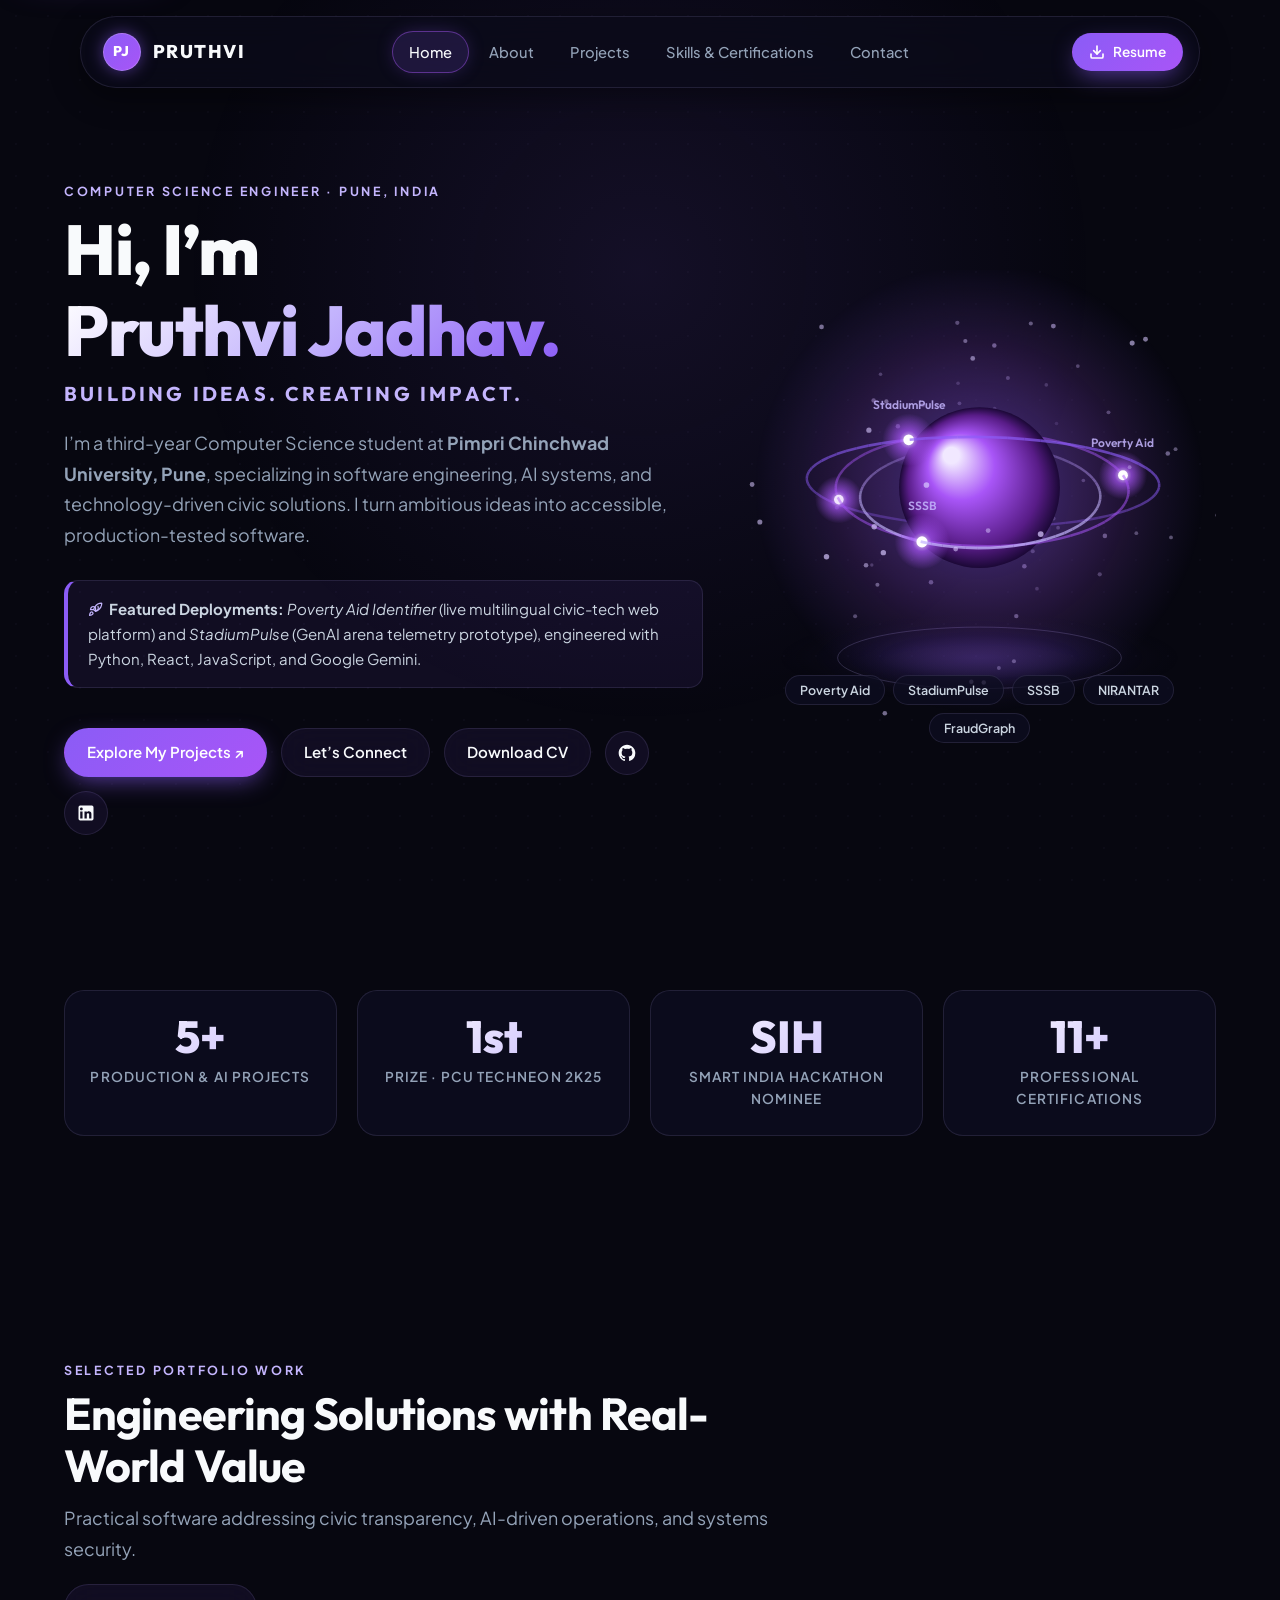
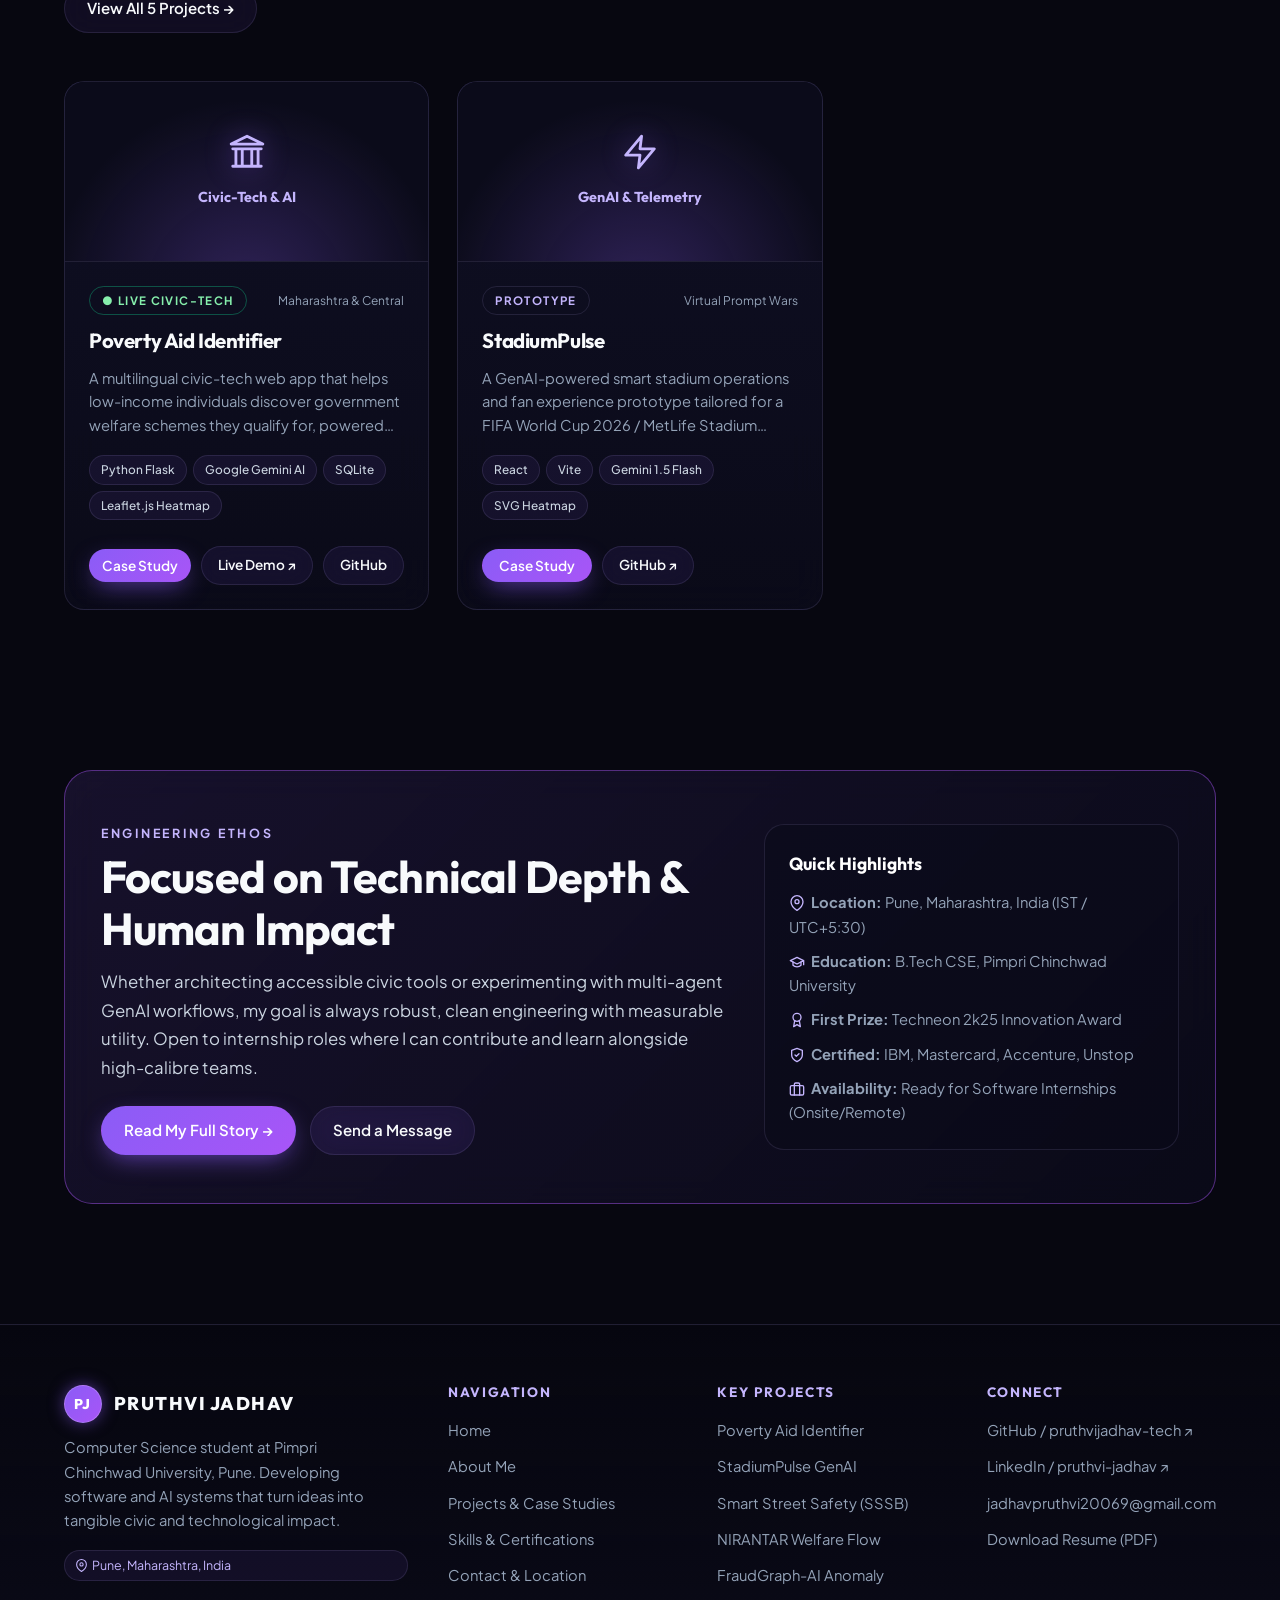
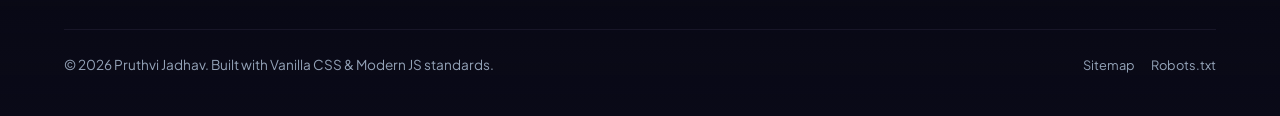
<file: home.html>
<!DOCTYPE html>
<html lang="en">
<head>
  <meta charset="utf-8">
  <meta name="viewport" content="width=device-width, initial-scale=1, viewport-fit=cover">
  
  <!-- Primary SEO Meta Tags -->
  <title>Pruthvi Jadhav — Computer Science Student & Software Developer · Pune, India</title>
  <meta name="title" content="Pruthvi Jadhav — Computer Science Student & Software Developer · Pune, India">
  <meta name="description" content="Pruthvi Jadhav is a B.Tech Computer Science student at Pimpri Chinchwad University, Pune. Creator of Poverty Aid Identifier (civic-tech) and StadiumPulse (GenAI). Open to software engineering internships.">
  <meta name="keywords" content="Pruthvi Jadhav, Computer Science Engineer, Software Developer, B.Tech CSE, Pimpri Chinchwad University, PCU Pune, Pune Software Intern, Python Flask, React, Google Gemini AI, Civic Tech, Poverty Aid Identifier, StadiumPulse, India">
  <meta name="author" content="Pruthvi Jadhav">
  <meta name="robots" content="index, follow">
  <link rel="canonical" href="https://pruthvijadhav.tech/">
  
  <!-- GEO / Local SEO Meta Tags -->
  <meta name="geo.region" content="IN-MH">
  <meta name="geo.placename" content="Pune, Pimpri Chinchwad, Maharashtra, India">
  <meta name="geo.position" content="18.6279;73.8009">
  <meta name="ICBM" content="18.6279, 73.8009">
  
  <!-- Open Graph / Facebook -->
  <meta property="og:type" content="website">
  <meta property="og:url" content="https://pruthvijadhav.tech/">
  <meta property="og:title" content="Pruthvi Jadhav — Computer Science Student & Software Developer">
  <meta property="og:description" content="B.Tech CSE student at Pimpri Chinchwad University, Pune. Building impactful civic-tech and GenAI applications with Python, React, and Google Gemini.">
  <meta property="og:image" content="assets/images/pruthvi-jadhav.jpg">
  <meta property="og:site_name" content="Pruthvi Jadhav Portfolio">
  <meta property="og:locale" content="en_IN">

  <!-- Twitter Card -->
  <meta name="twitter:card" content="summary_large_image">
  <meta name="twitter:url" content="https://pruthvijadhav.tech/">
  <meta name="twitter:title" content="Pruthvi Jadhav — Computer Science Student & Software Developer">
  <meta name="twitter:description" content="B.Tech CSE student at Pimpri Chinchwad University, Pune. Building impactful civic-tech and GenAI applications.">
  <meta name="twitter:image" content="assets/images/pruthvi-jadhav.jpg">

  <!-- Favicon -->
  <link rel="icon" href="data:image/svg+xml,%3Csvg xmlns='http://www.w3.org/2000/svg' viewBox='0 0 64 64'%3E%3Crect width='64' height='64' rx='14' fill='%238B5CF6'/%3E%3Ctext x='32' y='42' font-size='28' font-family='sans-serif' font-weight='800' text-anchor='middle' fill='white'%3EPJ%3C/text%3E%3C/svg%3E">
  <meta name="theme-color" content="#070710">

  <!-- Stylesheet -->
  <link rel="stylesheet" href="assets/css/style.css">

  <!-- JSON-LD Structured Data for SEO & GEO -->
  <script type="application/ld+json">
  {
    "@context": "https://schema.org",
    "@graph": [
      {
        "@type": "Person",
        "@id": "https://pruthvijadhav.tech/#person",
        "name": "Pruthvi Jadhav",
        "jobTitle": "Computer Science Student & Software Developer",
        "description": "Third-year B.Tech Computer Science and Engineering student at Pimpri Chinchwad University, Pune, building impactful civic-tech software and AI-driven systems.",
        "url": "https://pruthvijadhav.tech/",
        "image": "assets/images/pruthvi-jadhav.jpg",
        "email": "jadhavpruthvi20069@gmail.com",
        "alumniOf": {
          "@type": "EducationalOrganization",
          "name": "Pimpri Chinchwad University",
          "address": {
            "@type": "PostalAddress",
            "addressLocality": "Pune",
            "addressRegion": "Maharashtra",
            "addressCountry": "IN"
          }
        },
        "address": {
          "@type": "PostalAddress",
          "addressLocality": "Pune",
          "addressRegion": "Maharashtra",
          "postalCode": "411033",
          "addressCountry": "IN"
        },
        "geo": {
          "@type": "GeoCoordinates",
          "latitude": "18.6279",
          "longitude": "73.8009"
        },
        "sameAs": [
          "https://github.com/pruthvijadhav-tech",
          "https://www.linkedin.com/in/pruthvi-jadhav-045a3937b/"
        ],
        "knowsAbout": [
          "Full-Stack Web Development",
          "Python Flask",
          "React.js",
          "Google Gemini AI API",
          "Civic Tech",
          "Progressive Web Apps",
          "Machine Learning",
          "Cybersecurity",
          "Arduino IoT"
        ]
      },
      {
        "@type": "WebSite",
        "@id": "https://pruthvijadhav.tech/#website",
        "url": "https://pruthvijadhav.tech/",
        "name": "Pruthvi Jadhav Portfolio",
        "author": {
          "@id": "https://pruthvijadhav.tech/#person"
        }
      }
    ]
  }
  </script>
</head>
<body>
  <!-- Accessibility Skip Link -->
  <a class="skip-link" href="#main-content">Skip to content</a>

  <!-- Top Scroll Progress Indicator -->
  <div id="progress-bar" role="progressbar" aria-valuemin="0" aria-valuemax="100" aria-valuenow="0"></div>

  <!-- Main Floating Glass Navigation Bar -->
  <header>
    <div class="nav-backdrop" id="nav-backdrop" aria-hidden="true"></div>
    <nav class="site-nav" aria-label="Primary Navigation">
      <a class="nav-brand" href="index.html" aria-label="Pruthvi Jadhav Homepage">
        <span class="nav-avatar-badge">PJ</span>
        <span>PRUTHVI</span>
      </a>

      <button class="mobile-menu-btn" id="mobile-menu-btn" aria-expanded="false" aria-controls="nav-menu" aria-label="Toggle navigation menu">☰</button>

      <ul class="nav-menu" id="nav-menu">
        <li><a class="nav-link active" href="index.html">Home</a></li>
        <li><a class="nav-link" href="about.html">About</a></li>
        <li><a class="nav-link" href="projects.html">Projects</a></li>
        <li><a class="nav-link" href="skills.html">Skills & Certifications</a></li>
        <li><a class="nav-link" href="contact.html">Contact</a></li>
        <li class="mobile-drawer-cta">
          <a class="btn btn-primary btn-sm" href="assets/Pruthvi_Jadhav_Resume.pdf" download="Pruthvi_Jadhav_Resume.pdf" style="width: 100%; justify-content: center;">
            <svg width="16" height="16" viewBox="0 0 24 24" fill="none" stroke="currentColor" stroke-width="2.5" stroke-linecap="round" stroke-linejoin="round" aria-hidden="true"><path d="M21 15v4a2 2 0 0 1-2 2H5a2 2 0 0 1-2-2v-4"/><polyline points="7 10 12 15 17 10"/><line x1="12" y1="15" x2="12" y2="3"/></svg>
            <span>Download Resume</span>
          </a>
        </li>
      </ul>

      <div class="nav-cta">
        <a class="btn btn-primary btn-sm" href="assets/Pruthvi_Jadhav_Resume.pdf" download="Pruthvi_Jadhav_Resume.pdf" aria-label="Download Pruthvi Jadhav Resume PDF">
          <svg width="16" height="16" viewBox="0 0 24 24" fill="none" stroke="currentColor" stroke-width="2.5" stroke-linecap="round" stroke-linejoin="round" aria-hidden="true"><path d="M21 15v4a2 2 0 0 1-2 2H5a2 2 0 0 1-2-2v-4"/><polyline points="7 10 12 15 17 10"/><line x1="12" y1="15" x2="12" y2="3"/></svg>
          <span>Resume</span>
        </a>
      </div>
    </nav>
  </header>

  <!-- Main Page Content -->
  <main id="main-content" class="page-main">
    <div class="container">
      
      <!-- HERO SECTION -->
      <section class="hero-section" id="hero" aria-label="Introduction">
        <div class="hero-content">
          <div>
            <span class="section-label">Computer Science Engineer · Pune, India</span>
            <h1>Hi, I’m <span class="grad-text">Pruthvi Jadhav.</span></h1>
            <div class="hero-tagline">Building Ideas. Creating Impact.</div>
          </div>

          <p class="lead-text">
            I’m a third-year Computer Science student at <strong>Pimpri Chinchwad University, Pune</strong>, specializing in software engineering, AI systems, and technology-driven civic solutions. I turn ambitious ideas into accessible, production-tested software.
          </p>

          <div class="hero-now-card">
            <svg width="15" height="15" viewBox="0 0 24 24" fill="none" stroke="currentColor" stroke-width="2" stroke-linecap="round" stroke-linejoin="round" style="vertical-align:-2px; margin-right:6px; color:var(--accent);"><path d="M4.5 16.5c-1.5 1.26-2 5-2 5s3.74-.5 5-2c.71-.84.7-2.13-.09-2.91a2.18 2.18 0 0 0-2.91-.09z"></path><path d="m12 15-3-3a22 22 0 0 1 2-3.95A12.88 12.88 0 0 1 22 2c0 2.72-.78 7.5-6 11a22.35 22.35 0 0 1-4 2z"></path><path d="M9 12H4s.55-3.03 2-4c1.62-1.08 5 0 5 0"></path><path d="M12 9v5s3.03-.55 4-2c1.08-1.62 0-5 0-5"></path></svg><strong>Featured Deployments:</strong> <em>Poverty Aid Identifier</em> (live multilingual civic-tech web platform) and <em>StadiumPulse</em> (GenAI arena telemetry prototype), engineered with Python, React, JavaScript, and Google Gemini.
          </div>

          <div class="hero-actions">
            <a class="btn btn-primary" href="projects.html">Explore My Projects ↗</a>
            <a class="btn btn-glass" href="contact.html">Let’s Connect</a>
            <a class="btn btn-glass" href="assets/Pruthvi_Jadhav_Resume.pdf" download="Pruthvi_Jadhav_Resume.pdf" aria-label="Download resume PDF">Download CV</a>

            <!-- Social Icons -->
            <a class="btn-icon" href="https://github.com/pruthvijadhav-tech" target="_blank" rel="noopener" aria-label="Pruthvi Jadhav GitHub Profile">
              <svg viewBox="0 0 24 24"><path d="M12 2C6.477 2 2 6.484 2 12.017c0 4.425 2.865 8.18 6.839 9.504.5.092.682-.217.682-.483 0-.237-.008-.868-.013-1.703-2.782.605-3.369-1.343-3.369-1.343-.454-1.158-1.11-1.466-1.11-1.466-.908-.62.069-.608.069-.608 1.003.07 1.53 1.032 1.53 1.032.892 1.53 2.341 1.088 2.91.832.092-.647.35-1.088.636-1.338-2.22-.253-4.555-1.113-4.555-4.951 0-1.093.39-1.988 1.029-2.688-.103-.253-.446-1.272.098-2.65 0 0 .84-.27 2.75 1.026A9.564 9.564 0 0112 6.844c.85.004 1.705.115 2.504.337 1.909-1.296 2.747-1.027 2.747-1.027.546 1.379.202 2.398.1 2.651.64.7 1.028 1.595 1.028 2.688 0 3.848-2.339 4.695-4.566 4.943.359.309.678.92.678 1.855 0 1.338-.012 2.419-.012 2.747 0 .268.18.58.688.482A10.019 10.019 0 0022 12.017C22 6.484 17.522 2 12 2z"/></svg>
            </a>
            <a class="btn-icon" href="https://www.linkedin.com/in/pruthvi-jadhav-045a3937b/" target="_blank" rel="noopener" aria-label="Pruthvi Jadhav LinkedIn Profile">
              <svg viewBox="0 0 24 24"><path d="M19 3a2 2 0 0 1 2 2v14a2 2 0 0 1-2 2H5a2 2 0 0 1-2-2V5a2 2 0 0 1 2-2h14m-.5 15.5v-5.3a3.26 3.26 0 0 0-3.26-3.26c-.85 0-1.84.52-2.28 1.3v-1.11h-2.79v8.37h2.79v-4.93c0-.77.62-1.4 1.39-1.4a1.4 1.4 0 0 1 1.4 1.4v4.93h2.75M6.46 8.76c.92 0 1.66-.74 1.66-1.66A1.66 1.66 0 0 0 6.46 5.44a1.66 1.66 0 0 0-1.66 1.66c0 .92.74 1.66 1.66 1.66m1.4 9.74v-8.37H5.06v8.37h2.8z"/></svg>
            </a>
          </div>
        </div>

        <!-- 3D Interactive Orbital Sculpture Canvas -->
        <div class="orbit-stage-wrapper" id="orbit-stage">
          <canvas id="orbit-canvas" role="img" aria-label="Interactive 3D orbital sphere representing Pruthvi's projects orbiting around a central core"></canvas>
          <div class="orbit-fallback"></div>
          <div class="orbit-nodes-bar" aria-label="Quick project triggers">
            <button class="orbit-node-btn" onclick="window.openProjectModal(0)">Poverty Aid</button>
            <button class="orbit-node-btn" onclick="window.openProjectModal(1)">StadiumPulse</button>
            <button class="orbit-node-btn" onclick="window.openProjectModal(2)">SSSB</button>
            <button class="orbit-node-btn" onclick="window.openProjectModal(3)">NIRANTAR</button>
            <button class="orbit-node-btn" onclick="window.openProjectModal(4)">FraudGraph</button>
          </div>
        </div>
      </section>

      <!-- KEY IMPACT NUMBERS -->
      <section class="section" style="padding-top: 20px;">
        <div class="stats-grid">
          <div class="stat-card">
            <div class="stat-number">5+</div>
            <div class="stat-label">Production & AI Projects</div>
          </div>
          <div class="stat-card">
            <div class="stat-number">1st</div>
            <div class="stat-label">Prize · PCU Techneon 2k25</div>
          </div>
          <div class="stat-card">
            <div class="stat-number">SIH</div>
            <div class="stat-label">Smart India Hackathon Nominee</div>
          </div>
          <div class="stat-card">
            <div class="stat-number">11+</div>
            <div class="stat-label">Professional Certifications</div>
          </div>
        </div>
      </section>

      <!-- FEATURED PROJECTS SHOWCASE -->
      <section class="section" aria-labelledby="featured-projects-title">
        <div class="section-header" style="display: flex; justify-content: space-between; align-items: flex-end; flex-wrap: wrap; gap: 20px;">
          <div>
            <span class="section-label">Selected Portfolio Work</span>
            <h2 id="featured-projects-title">Engineering Solutions with Real-World Value</h2>
            <p class="lead-text">Practical software addressing civic transparency, AI-driven operations, and systems security.</p>
          </div>
          <a class="btn btn-glass" href="projects.html">View All 5 Projects →</a>
        </div>

        <div class="projects-grid">
          <!-- Featured Project 1: Poverty Aid Identifier -->
          <article class="project-card" onclick="window.openProjectModal(0)">
            <div class="project-card-header">
              <div style="text-align: center;">
                <div style="margin-bottom: 8px;"><svg width="38" height="38" viewBox="0 0 24 24" fill="none" stroke="currentColor" stroke-width="1.8" stroke-linecap="round" stroke-linejoin="round" class="project-header-svg"><path d="M3 21h18M3 10h18M5 10v11M9 10v11M15 10v11M19 10v11M12 2l10 5H2l10-5z"/></svg></div>
                <div style="font-family:'Outfit'; font-weight:700; color:var(--accent); font-size:0.9rem;">Civic-Tech & AI</div>
              </div>
            </div>
            <div class="project-card-body">
              <div class="project-badge-row">
                <span class="project-status live">● LIVE CIVIC-TECH</span>
                <span style="font-size:0.75rem; color:var(--text-muted);">Maharashtra & Central</span>
              </div>
              <h3 class="project-title">Poverty Aid Identifier</h3>
              <p class="project-blurb">
                A multilingual civic-tech web app that helps low-income individuals discover government welfare schemes they qualify for, powered by an AI-assisted need score and transparent anti-corruption grievance tracking.
              </p>
              <div class="tech-chips">
                <span class="tech-chip">Python Flask</span>
                <span class="tech-chip">Google Gemini AI</span>
                <span class="tech-chip">SQLite</span>
                <span class="tech-chip">Leaflet.js Heatmap</span>
              </div>
              <div class="project-actions">
                <button class="btn btn-primary btn-sm" onclick="event.stopPropagation(); window.openProjectModal(0)">Case Study</button>
                <a class="btn btn-glass btn-sm" href="https://poverty-aid-identifier.onrender.com/" target="_blank" rel="noopener" onclick="event.stopPropagation()">Live Demo ↗</a>
                <a class="btn btn-glass btn-sm" href="https://github.com/pruthvijadhav-tech/poverty-aid-identifier" target="_blank" rel="noopener" onclick="event.stopPropagation()">GitHub</a>
              </div>
            </div>
          </article>

          <!-- Featured Project 2: StadiumPulse -->
          <article class="project-card" onclick="window.openProjectModal(1)">
            <div class="project-card-header">
              <div style="text-align: center;">
                <div style="margin-bottom: 8px;"><svg width="38" height="38" viewBox="0 0 24 24" fill="none" stroke="currentColor" stroke-width="1.8" stroke-linecap="round" stroke-linejoin="round" class="project-header-svg"><polygon points="13 2 3 14 12 14 11 22 21 10 12 10 13 2"/></svg></div>
                <div style="font-family:'Outfit'; font-weight:700; color:var(--accent); font-size:0.9rem;">GenAI & Telemetry</div>
              </div>
            </div>
            <div class="project-card-body">
              <div class="project-badge-row">
                <span class="project-status">PROTOTYPE</span>
                <span style="font-size:0.75rem; color:var(--text-muted);">Virtual Prompt Wars</span>
              </div>
              <h3 class="project-title">StadiumPulse</h3>
              <p class="project-blurb">
                A GenAI-powered smart stadium operations and fan experience prototype tailored for a FIFA World Cup 2026 / MetLife Stadium scenario, updating simulated crowd telemetry every 5 seconds with Gemini alerts.
              </p>
              <div class="tech-chips">
                <span class="tech-chip">React</span>
                <span class="tech-chip">Vite</span>
                <span class="tech-chip">Gemini 1.5 Flash</span>
                <span class="tech-chip">SVG Heatmap</span>
              </div>
              <div class="project-actions">
                <button class="btn btn-primary btn-sm" onclick="event.stopPropagation(); window.openProjectModal(1)">Case Study</button>
                <a class="btn btn-glass btn-sm" href="https://github.com/pruthvijadhav-tech/stadiumpulse" target="_blank" rel="noopener" onclick="event.stopPropagation()">GitHub ↗</a>
              </div>
            </div>
          </article>
        </div>
      </section>

      <!-- WHY WORK WITH PRUTHVI / CALLOUT -->
      <section class="section" style="padding-bottom: 40px;">
        <div class="ethos-banner">
          <div>
            <span class="section-label">Engineering Ethos</span>
            <h2 style="margin-bottom: 14px;">Focused on Technical Depth & Human Impact</h2>
            <p style="color: var(--text-light); font-size: 1.05rem; line-height: 1.7; margin-bottom: 24px;">
              Whether architecting accessible civic tools or experimenting with multi-agent GenAI workflows, my goal is always robust, clean engineering with measurable utility. Open to internship roles where I can contribute and learn alongside high-calibre teams.
            </p>
            <div style="display: flex; gap: 14px; flex-wrap: wrap;">
              <a class="btn btn-primary" href="about.html">Read My Full Story →</a>
              <a class="btn btn-glass" href="contact.html">Send a Message</a>
            </div>
          </div>
          <div style="background: rgba(11, 11, 26, 0.6); border: 1px solid var(--border-subtle); border-radius: var(--radius-lg); padding: 24px;">
            <div style="font-family:'Outfit'; font-weight:700; font-size:1.1rem; color:#fff; margin-bottom:12px;">Quick Highlights</div>
            <ul style="list-style:none; display:flex; flex-direction:column; gap:10px; font-size:0.92rem; color:var(--text-muted);">
              <li><svg class="spec-icon" width="16" height="16" viewBox="0 0 24 24" fill="none" stroke="currentColor" stroke-width="2" stroke-linecap="round" stroke-linejoin="round"><path d="M21 10c0 7-9 13-9 13s-9-6-9-13a9 9 0 0 1 18 0z"></path><circle cx="12" cy="10" r="3"></circle></svg><strong>Location:</strong> Pune, Maharashtra, India (IST / UTC+5:30)</li>
              <li><svg class="spec-icon" width="16" height="16" viewBox="0 0 24 24" fill="none" stroke="currentColor" stroke-width="2" stroke-linecap="round" stroke-linejoin="round"><path d="M22 10v6M2 10l10-5 10 5-10 5z"></path><path d="M6 12v5c3 3 9 3 12 0v-5"></path></svg><strong>Education:</strong> B.Tech CSE, Pimpri Chinchwad University</li>
              <li><svg class="spec-icon" width="16" height="16" viewBox="0 0 24 24" fill="none" stroke="currentColor" stroke-width="2" stroke-linecap="round" stroke-linejoin="round"><circle cx="12" cy="8" r="6"></circle><path d="M15.477 12.89 17 22l-5-3-5 3 1.523-9.11"></path></svg><strong>First Prize:</strong> Techneon 2k25 Innovation Award</li>
              <li><svg class="spec-icon" width="16" height="16" viewBox="0 0 24 24" fill="none" stroke="currentColor" stroke-width="2" stroke-linecap="round" stroke-linejoin="round"><path d="M12 22s8-4 8-10V5l-8-3-8 3v7c0 6 8 10 8 10z"></path><path d="m9 12 2 2 4-4"></path></svg><strong>Certified:</strong> IBM, Mastercard, Accenture, Unstop</li>
              <li><svg class="spec-icon" width="16" height="16" viewBox="0 0 24 24" fill="none" stroke="currentColor" stroke-width="2" stroke-linecap="round" stroke-linejoin="round"><rect x="2" y="7" width="20" height="14" rx="2" ry="2"></rect><path d="M16 21V5a2 2 0 0 0-2-2h-4a2 2 0 0 0-2 2v16"></path></svg><strong>Availability:</strong> Ready for Software Internships (Onsite/Remote)</li>
            </ul>
          </div>
        </div>
      </section>

    </div>
  </main>

  <!-- PROJECT CASE STUDY MODAL -->
  <div class="modal-overlay" id="project-modal" role="dialog" aria-modal="true" aria-labelledby="project-modal-title">
    <div class="modal-content">
      <button class="modal-close-btn" data-modal-close aria-label="Close project modal">✕</button>
      <div class="modal-body" id="project-modal-body">
        <!-- Content injected dynamically by main.js -->
      </div>
    </div>
  </div>

  <!-- CERTIFICATE VIEWER MODAL -->
  <div class="modal-overlay" id="cert-modal" role="dialog" aria-modal="true" aria-labelledby="cert-modal-title">
    <div class="modal-content">
      <button class="modal-close-btn" data-modal-close aria-label="Close certificate modal">✕</button>
      <div class="modal-body" id="cert-modal-body">
        <!-- Content injected dynamically by main.js -->
      </div>
    </div>
  </div>

  <!-- Toast Notification Container -->
  <div id="toast-container" aria-live="polite"></div>

  <!-- Master Footer with SEO & GEO Local Details -->
  <footer class="site-footer">
    <div class="container">
      <div class="footer-grid">
        <div class="footer-brand">
          <div class="nav-brand">
            <span class="nav-avatar-badge">PJ</span>
            <span>PRUTHVI JADHAV</span>
          </div>
          <p>
            Computer Science student at Pimpri Chinchwad University, Pune. Developing software and AI systems that turn ideas into tangible civic and technological impact.
          </p>
          <div class="geo-meta-tag-pill">
            <svg width="13" height="13" viewBox="0 0 24 24" fill="none" stroke="currentColor" stroke-width="2" stroke-linecap="round" stroke-linejoin="round" style="vertical-align:-2px; margin-right:4px;"><path d="M21 10c0 7-9 13-9 13s-9-6-9-13a9 9 0 0 1 18 0z"></path><circle cx="12" cy="10" r="3"></circle></svg>Pune, Maharashtra, India
          </div>
        </div>

        <div class="footer-col">
          <h4>Navigation</h4>
          <ul class="footer-links">
            <li><a href="index.html">Home</a></li>
            <li><a href="about.html">About Me</a></li>
            <li><a href="projects.html">Projects & Case Studies</a></li>
            <li><a href="skills.html">Skills & Certifications</a></li>
            <li><a href="contact.html">Contact & Location</a></li>
          </ul>
        </div>

        <div class="footer-col">
          <h4>Key Projects</h4>
          <ul class="footer-links">
            <li><a href="projects.html" onclick="window.openProjectModal(0)">Poverty Aid Identifier</a></li>
            <li><a href="projects.html" onclick="window.openProjectModal(1)">StadiumPulse GenAI</a></li>
            <li><a href="projects.html" onclick="window.openProjectModal(2)">Smart Street Safety (SSSB)</a></li>
            <li><a href="projects.html" onclick="window.openProjectModal(3)">NIRANTAR Welfare Flow</a></li>
            <li><a href="projects.html" onclick="window.openProjectModal(4)">FraudGraph-AI Anomaly</a></li>
          </ul>
        </div>

        <div class="footer-col">
          <h4>Connect</h4>
          <ul class="footer-links">
            <li><a href="https://github.com/pruthvijadhav-tech" target="_blank" rel="noopener">GitHub / pruthvijadhav-tech ↗</a></li>
            <li><a href="https://www.linkedin.com/in/pruthvi-jadhav-045a3937b/" target="_blank" rel="noopener">LinkedIn / pruthvi-jadhav ↗</a></li>
            <li><a href="mailto:jadhavpruthvi20069@gmail.com">jadhavpruthvi20069@gmail.com</a></li>
            <li><a href="assets/Pruthvi_Jadhav_Resume.pdf" download="Pruthvi_Jadhav_Resume.pdf">Download Resume (PDF)</a></li>
          </ul>
        </div>
      </div>

      <div class="footer-bottom">
        <div>
          © <span id="current-year">2026</span> Pruthvi Jadhav. Built with Vanilla CSS & Modern JS standards.
        </div>
        <div style="display:flex; gap:16px;">
          <a href="sitemap.xml" style="color:var(--text-muted); font-size:0.8rem;">Sitemap</a>
          <a href="robots.txt" style="color:var(--text-muted); font-size:0.8rem;">Robots.txt</a>
        </div>
      </div>
    </div>
  </footer>

  <!-- Scripts -->
  <script src="assets/js/portfolio-data.js"></script>
  <script src="assets/js/orbit.js"></script>
  <script src="assets/js/main.js"></script>
</body>
</html>
</file>
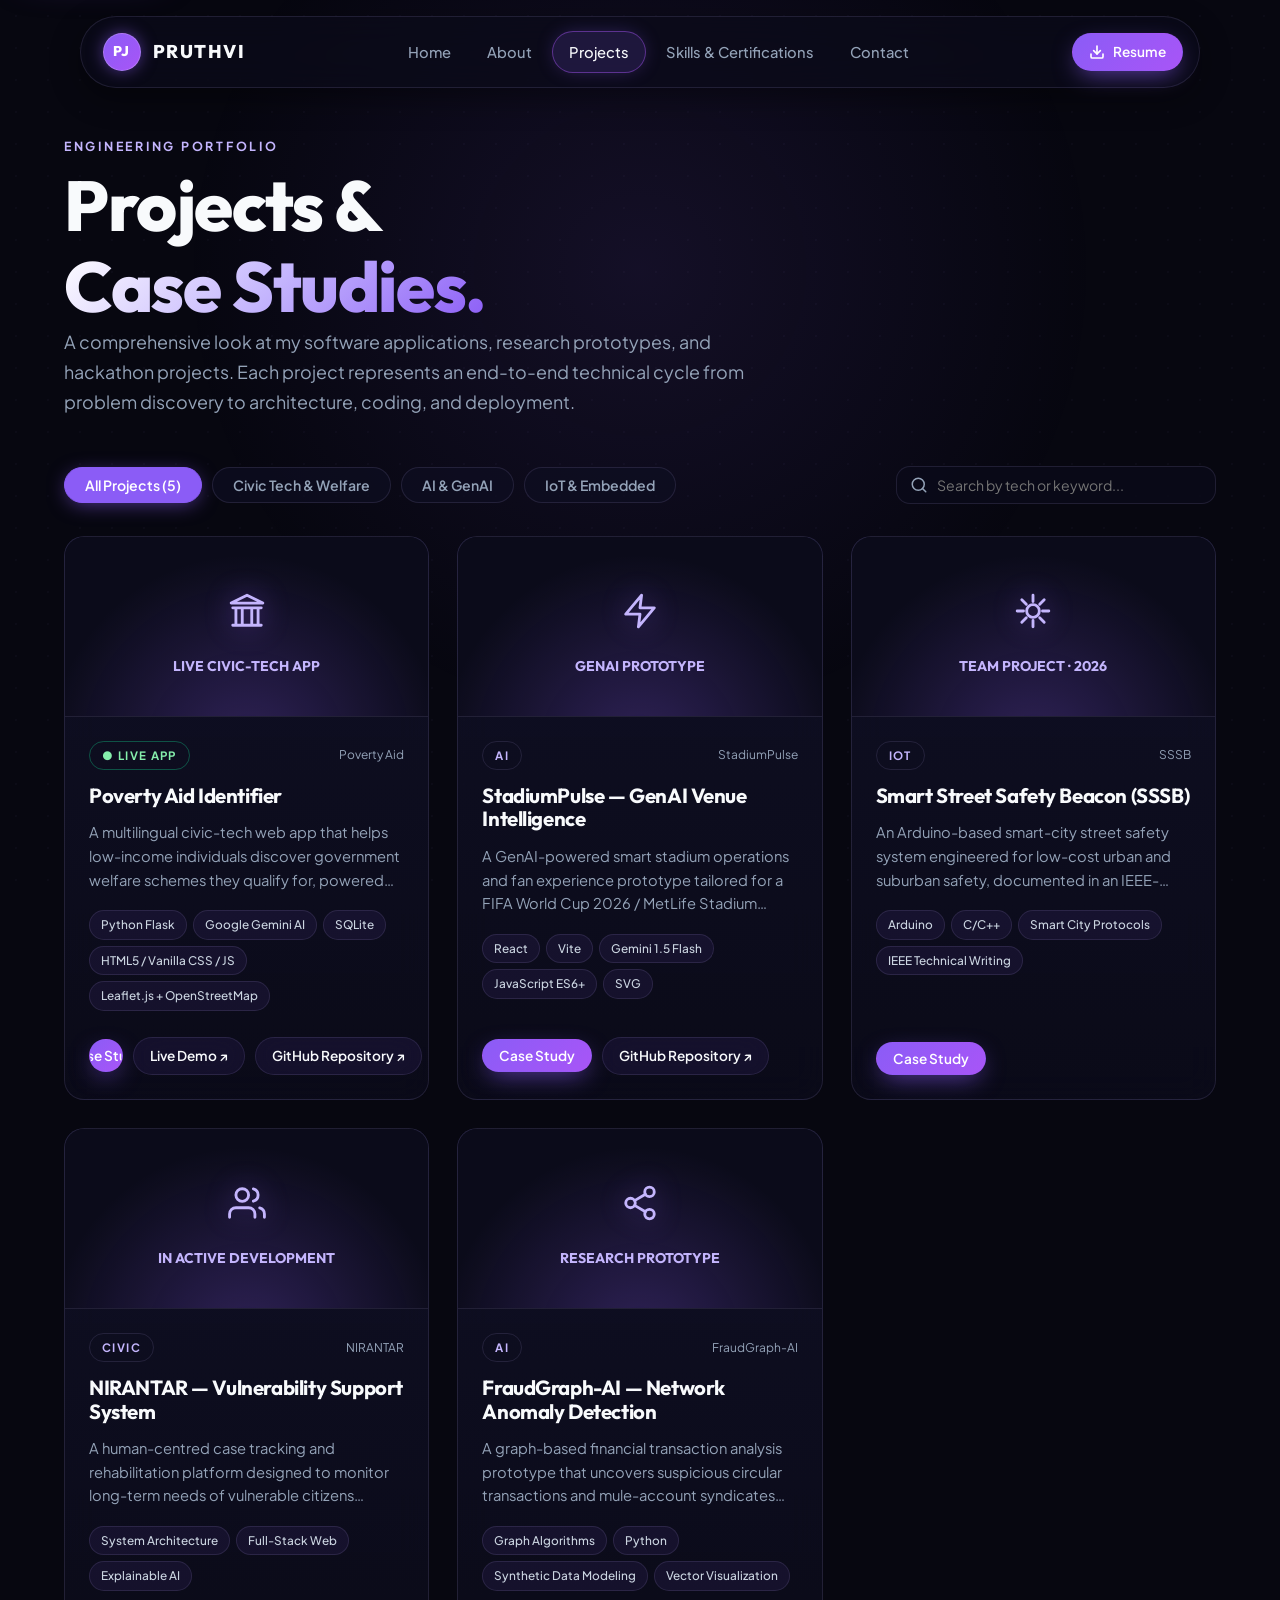
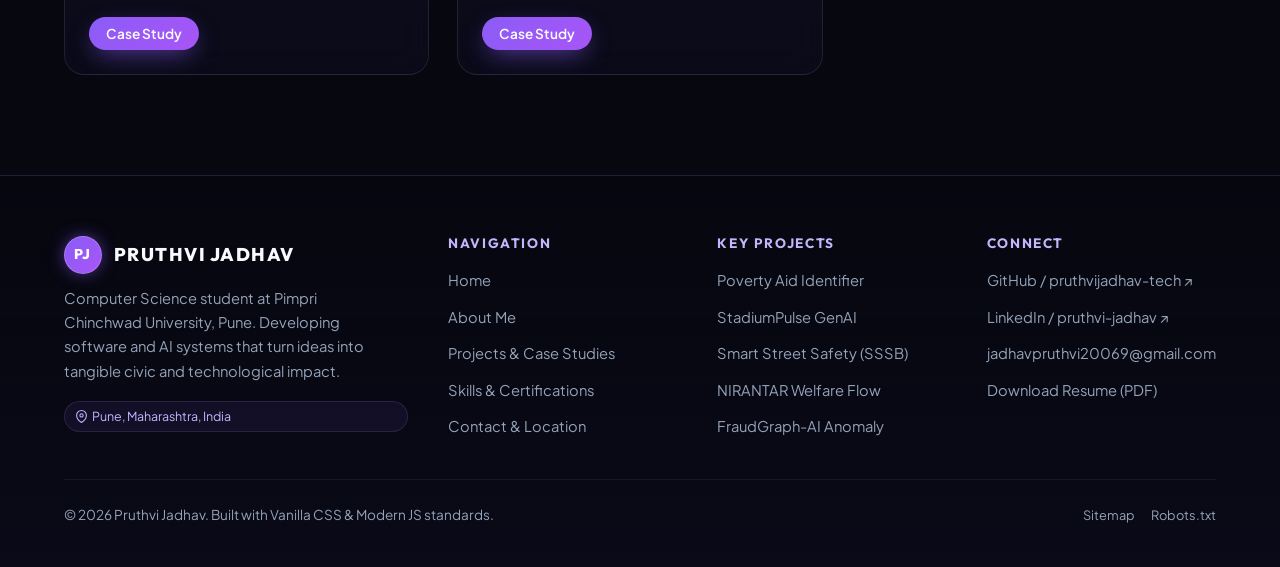
<file: projects.html>
<!DOCTYPE html>
<html lang="en">
<head>
  <meta charset="utf-8">
  <meta name="viewport" content="width=device-width, initial-scale=1, viewport-fit=cover">
  
  <!-- Primary SEO Meta Tags -->
  <title>Projects & Case Studies — Pruthvi Jadhav · Computer Science Engineer, Pune</title>
  <meta name="title" content="Projects & Case Studies — Pruthvi Jadhav · Computer Science Engineer, Pune">
  <meta name="description" content="Explore software projects and technical case studies by Pruthvi Jadhav: Poverty Aid Identifier (civic-tech), StadiumPulse (GenAI), Smart Street Safety Beacon, and NIRANTAR.">
  <meta name="keywords" content="Pruthvi Jadhav Projects, Poverty Aid Identifier, StadiumPulse, GenAI Project, Civic Tech India, Python Flask Projects, React Vite AI, Smart Street Safety Beacon, FraudGraph AI, Computer Science Portfolio Pune">
  <meta name="author" content="Pruthvi Jadhav">
  <meta name="robots" content="index, follow">
  <link rel="canonical" href="https://pruthvijadhav.tech/projects.html">
  
  <!-- GEO / Local SEO Meta Tags -->
  <meta name="geo.region" content="IN-MH">
  <meta name="geo.placename" content="Pune, Pimpri Chinchwad, Maharashtra, India">
  <meta name="geo.position" content="18.6279;73.8009">
  <meta name="ICBM" content="18.6279, 73.8009">
  
  <!-- Open Graph -->
  <meta property="og:type" content="website">
  <meta property="og:url" content="https://pruthvijadhav.tech/projects.html">
  <meta property="og:title" content="Software Projects & Case Studies — Pruthvi Jadhav">
  <meta property="og:description" content="Explore engineering case studies across Civic-Tech, Generative AI, Full-Stack Web Apps, and Embedded IoT by Pruthvi Jadhav.">
  <meta property="og:image" content="assets/images/pruthvi-jadhav.jpg">
  <meta property="og:site_name" content="Pruthvi Jadhav Portfolio">
  <meta property="og:locale" content="en_IN">

  <!-- Twitter Card -->
  <meta name="twitter:card" content="summary_large_image">
  <meta name="twitter:title" content="Software Projects & Case Studies — Pruthvi Jadhav">
  <meta name="twitter:description" content="Explore engineering case studies across Civic-Tech, Generative AI, and Full-Stack Web Apps by Pruthvi Jadhav.">
  <meta name="twitter:image" content="assets/images/pruthvi-jadhav.jpg">

  <!-- Favicon -->
  <link rel="icon" href="data:image/svg+xml,%3Csvg xmlns='http://www.w3.org/2000/svg' viewBox='0 0 64 64'%3E%3Crect width='64' height='64' rx='14' fill='%238B5CF6'/%3E%3Ctext x='32' y='42' font-size='28' font-family='sans-serif' font-weight='800' text-anchor='middle' fill='white'%3EPJ%3C/text%3E%3C/svg%3E">
  <meta name="theme-color" content="#070710">

  <!-- Stylesheet -->
  <link rel="stylesheet" href="assets/css/style.css">

  <!-- JSON-LD Structured Data for Projects -->
  <script type="application/ld+json">
  {
    "@context": "https://schema.org",
    "@type": "CollectionPage",
    "name": "Projects and Technical Case Studies by Pruthvi Jadhav",
    "description": "Portfolio of computer science, civic technology, and artificial intelligence software applications developed by Pruthvi Jadhav.",
    "url": "https://pruthvijadhav.tech/projects.html",
    "author": {
      "@type": "Person",
      "name": "Pruthvi Jadhav",
      "jobTitle": "Computer Science Student & Developer",
      "address": {
        "@type": "PostalAddress",
        "addressLocality": "Pune",
        "addressRegion": "Maharashtra",
        "addressCountry": "IN"
      }
    },
    "hasPart": [
      {
        "@type": "SoftwareApplication",
        "name": "Poverty Aid Identifier",
        "applicationCategory": "GovernmentApplication",
        "operatingSystem": "Web, Mobile (PWA)",
        "offers": {
          "@type": "Offer",
          "price": "0",
          "priceCurrency": "INR"
        },
        "description": "A multilingual civic-tech web application assisting citizens in discovering eligible welfare schemes and tracking corruption complaints."
      },
      {
        "@type": "SoftwareApplication",
        "name": "StadiumPulse",
        "applicationCategory": "BusinessApplication",
        "operatingSystem": "Web",
        "description": "A GenAI-driven stadium operations and fan experience intelligence prototype built for live venue congestion management."
      }
    ]
  }
  </script>
</head>
<body>
  <!-- Accessibility Skip Link -->
  <a class="skip-link" href="#main-content">Skip to content</a>

  <!-- Top Scroll Progress Indicator -->
  <div id="progress-bar" role="progressbar" aria-valuemin="0" aria-valuemax="100" aria-valuenow="0"></div>

  <!-- Main Floating Glass Navigation Bar -->
  <header>
    <div class="nav-backdrop" id="nav-backdrop" aria-hidden="true"></div>
    <nav class="site-nav" aria-label="Primary Navigation">
      <a class="nav-brand" href="index.html" aria-label="Pruthvi Jadhav Homepage">
        <span class="nav-avatar-badge">PJ</span>
        <span>PRUTHVI</span>
      </a>

      <button class="mobile-menu-btn" id="mobile-menu-btn" aria-expanded="false" aria-controls="nav-menu" aria-label="Toggle navigation menu">☰</button>

      <ul class="nav-menu" id="nav-menu">
        <li><a class="nav-link" href="index.html">Home</a></li>
        <li><a class="nav-link" href="about.html">About</a></li>
        <li><a class="nav-link active" href="projects.html">Projects</a></li>
        <li><a class="nav-link" href="skills.html">Skills & Certifications</a></li>
        <li><a class="nav-link" href="contact.html">Contact</a></li>
        <li class="mobile-drawer-cta">
          <a class="btn btn-primary btn-sm" href="assets/Pruthvi_Jadhav_Resume.pdf" download="Pruthvi_Jadhav_Resume.pdf" style="width: 100%; justify-content: center;">
            <svg width="16" height="16" viewBox="0 0 24 24" fill="none" stroke="currentColor" stroke-width="2.5" stroke-linecap="round" stroke-linejoin="round" aria-hidden="true"><path d="M21 15v4a2 2 0 0 1-2 2H5a2 2 0 0 1-2-2v-4"/><polyline points="7 10 12 15 17 10"/><line x1="12" y1="15" x2="12" y2="3"/></svg>
            <span>Download Resume</span>
          </a>
        </li>
      </ul>

      <div class="nav-cta">
        <a class="btn btn-primary btn-sm" href="assets/Pruthvi_Jadhav_Resume.pdf" download="Pruthvi_Jadhav_Resume.pdf" aria-label="Download Pruthvi Jadhav Resume PDF">
          <svg width="16" height="16" viewBox="0 0 24 24" fill="none" stroke="currentColor" stroke-width="2.5" stroke-linecap="round" stroke-linejoin="round" aria-hidden="true"><path d="M21 15v4a2 2 0 0 1-2 2H5a2 2 0 0 1-2-2v-4"/><polyline points="7 10 12 15 17 10"/><line x1="12" y1="15" x2="12" y2="3"/></svg>
          <span>Resume</span>
        </a>
      </div>
    </nav>
  </header>

  <!-- Main Content -->
  <main id="main-content" class="page-main">
    <div class="container">
      
      <!-- PAGE HEADER -->
      <section class="section" style="padding-top: 20px; padding-bottom: 20px;">
        <div class="section-header">
          <span class="section-label">Engineering Portfolio</span>
          <h1>Projects & <span class="grad-text">Case Studies.</span></h1>
          <p class="lead-text">
            A comprehensive look at my software applications, research prototypes, and hackathon projects. Each project represents an end-to-end technical cycle from problem discovery to architecture, coding, and deployment.
          </p>
        </div>

        <!-- Interactive Search & Category Filter Controls -->
        <div style="display:flex; flex-wrap:wrap; justify-content:space-between; align-items:center; gap:20px; margin-bottom:32px;">
          <!-- Filter Tabs -->
          <div class="filter-tabs" id="project-filters" role="tablist" aria-label="Filter projects by category" style="margin-bottom:0;">
            <button class="filter-tab active" data-filter="all" role="tab" aria-selected="true">All Projects (5)</button>
            <button class="filter-tab" data-filter="civic" role="tab" aria-selected="false">Civic Tech & Welfare</button>
            <button class="filter-tab" data-filter="ai" role="tab" aria-selected="false">AI & GenAI</button>
            <button class="filter-tab" data-filter="iot" role="tab" aria-selected="false">IoT & Embedded</button>
          </div>

          <!-- Realtime Search Input -->
          <div style="position:relative; width:min(320px, 100%);">
            <input type="text" id="project-search" placeholder="Search by tech or keyword..." class="form-input" style="padding-left:40px; padding-top:9px; padding-bottom:9px; font-size:0.88rem;">
            <span style="position:absolute; left:14px; top:50%; transform:translateY(-50%); color:var(--text-muted); display:flex; align-items:center; pointer-events:none;">
              <svg width="18" height="18" viewBox="0 0 24 24" fill="none" stroke="currentColor" stroke-width="2" stroke-linecap="round" stroke-linejoin="round"><circle cx="11" cy="11" r="8"></circle><line x1="21" y1="21" x2="16.65" y2="16.65"></line></svg>
            </span>
          </div>
        </div>

        <!-- DYNAMIC PROJECTS GRID -->
        <div class="projects-grid" id="projects-container">
          <!-- Injected via JavaScript from window.PORTFOLIO_DATA -->
        </div>

        <!-- No Results Found State -->
        <div id="no-projects-msg" style="display:none; text-align:center; padding:60px 20px; background:var(--bg-card); border-radius:var(--radius-lg); border:1px solid var(--border-subtle); margin-top:20px;">
          <div style="margin-bottom:12px; color:var(--text-muted); display:flex; justify-content:center;">
            <svg width="44" height="44" viewBox="0 0 24 24" fill="none" stroke="currentColor" stroke-width="1.6" stroke-linecap="round" stroke-linejoin="round"><circle cx="11" cy="11" r="8"></circle><line x1="21" y1="21" x2="16.65" y2="16.65"></line></svg>
          </div>
          <h3 style="margin-bottom:8px;">No projects found</h3>
          <p style="color:var(--text-muted);">Try a different keyword or reset the category filter.</p>
          <button class="btn btn-glass btn-sm" onclick="window.resetProjectFilters()" style="margin-top:16px;">Reset Filters</button>
        </div>
      </section>

    </div>
  </main>

  <!-- PROJECT CASE STUDY MODAL -->
  <div class="modal-overlay" id="project-modal" role="dialog" aria-modal="true" aria-labelledby="project-modal-title">
    <div class="modal-content">
      <button class="modal-close-btn" data-modal-close aria-label="Close project modal">✕</button>
      <div class="modal-body" id="project-modal-body">
        <!-- Content injected dynamically by main.js -->
      </div>
    </div>
  </div>

  <!-- Toast Notification Container -->
  <div id="toast-container" aria-live="polite"></div>

  <!-- Master Footer with SEO & GEO Local Details -->
  <footer class="site-footer">
    <div class="container">
      <div class="footer-grid">
        <div class="footer-brand">
          <div class="nav-brand">
            <span class="nav-avatar-badge">PJ</span>
            <span>PRUTHVI JADHAV</span>
          </div>
          <p>
            Computer Science student at Pimpri Chinchwad University, Pune. Developing software and AI systems that turn ideas into tangible civic and technological impact.
          </p>
          <div class="geo-meta-tag-pill">
            <svg width="13" height="13" viewBox="0 0 24 24" fill="none" stroke="currentColor" stroke-width="2" stroke-linecap="round" stroke-linejoin="round" style="vertical-align:-2px; margin-right:4px;"><path d="M21 10c0 7-9 13-9 13s-9-6-9-13a9 9 0 0 1 18 0z"></path><circle cx="12" cy="10" r="3"></circle></svg>Pune, Maharashtra, India
          </div>
        </div>

        <div class="footer-col">
          <h4>Navigation</h4>
          <ul class="footer-links">
            <li><a href="index.html">Home</a></li>
            <li><a href="about.html">About Me</a></li>
            <li><a href="projects.html">Projects & Case Studies</a></li>
            <li><a href="skills.html">Skills & Certifications</a></li>
            <li><a href="contact.html">Contact & Location</a></li>
          </ul>
        </div>

        <div class="footer-col">
          <h4>Key Projects</h4>
          <ul class="footer-links">
            <li><a href="projects.html" onclick="window.openProjectModal(0)">Poverty Aid Identifier</a></li>
            <li><a href="projects.html" onclick="window.openProjectModal(1)">StadiumPulse GenAI</a></li>
            <li><a href="projects.html" onclick="window.openProjectModal(2)">Smart Street Safety (SSSB)</a></li>
            <li><a href="projects.html" onclick="window.openProjectModal(3)">NIRANTAR Welfare Flow</a></li>
            <li><a href="projects.html" onclick="window.openProjectModal(4)">FraudGraph-AI Anomaly</a></li>
          </ul>
        </div>

        <div class="footer-col">
          <h4>Connect</h4>
          <ul class="footer-links">
            <li><a href="https://github.com/pruthvijadhav-tech" target="_blank" rel="noopener">GitHub / pruthvijadhav-tech ↗</a></li>
            <li><a href="https://www.linkedin.com/in/pruthvi-jadhav-045a3937b/" target="_blank" rel="noopener">LinkedIn / pruthvi-jadhav ↗</a></li>
            <li><a href="mailto:jadhavpruthvi20069@gmail.com">jadhavpruthvi20069@gmail.com</a></li>
            <li><a href="assets/Pruthvi_Jadhav_Resume.pdf" download="Pruthvi_Jadhav_Resume.pdf">Download Resume (PDF)</a></li>
          </ul>
        </div>
      </div>

      <div class="footer-bottom">
        <div>
          © <span id="current-year">2026</span> Pruthvi Jadhav. Built with Vanilla CSS & Modern JS standards.
        </div>
        <div style="display:flex; gap:16px;">
          <a href="sitemap.xml" style="color:var(--text-muted); font-size:0.8rem;">Sitemap</a>
          <a href="robots.txt" style="color:var(--text-muted); font-size:0.8rem;">Robots.txt</a>
        </div>
      </div>
    </div>
  </footer>

  <!-- Scripts -->
  <script src="assets/js/portfolio-data.js"></script>
  <script src="assets/js/main.js"></script>

  <!-- Interactive Project Rendering & Realtime Filtering Script -->
  <script>
  (function() {
    const container = document.getElementById('projects-container');
    const noProjectsMsg = document.getElementById('no-projects-msg');
    const filterTabs = document.querySelectorAll('.filter-tab');
    const searchInput = document.getElementById('project-search');

    let currentCategory = 'all';
    let searchQuery = '';

    function getProjectIcon(id) {
      switch(id) {
        case 'poverty-aid':
          return `<svg width="38" height="38" viewBox="0 0 24 24" fill="none" stroke="currentColor" stroke-width="1.8" stroke-linecap="round" stroke-linejoin="round" class="project-header-svg"><path d="M3 21h18M3 10h18M5 10v11M9 10v11M15 10v11M19 10v11M12 2l10 5H2l10-5z"/></svg>`;
        case 'stadiumpulse':
          return `<svg width="38" height="38" viewBox="0 0 24 24" fill="none" stroke="currentColor" stroke-width="1.8" stroke-linecap="round" stroke-linejoin="round" class="project-header-svg"><polygon points="13 2 3 14 12 14 11 22 21 10 12 10 13 2"/></svg>`;
        case 'sssb':
          return `<svg width="38" height="38" viewBox="0 0 24 24" fill="none" stroke="currentColor" stroke-width="1.8" stroke-linecap="round" stroke-linejoin="round" class="project-header-svg"><path d="M12 2v4M12 18v4M4.93 4.93l2.83 2.83M16.24 16.24l2.83 2.83M2 12h4M18 12h4M4.93 19.07l2.83-2.83M16.24 7.76l2.83-2.83"/><circle cx="12" cy="12" r="4"/></svg>`;
        case 'nirantar':
          return `<svg width="38" height="38" viewBox="0 0 24 24" fill="none" stroke="currentColor" stroke-width="1.8" stroke-linecap="round" stroke-linejoin="round" class="project-header-svg"><path d="M17 21v-2a4 4 0 0 0-4-4H5a4 4 0 0 0-4 4v2"/><circle cx="9" cy="7" r="4"/><path d="M23 21v-2a4 4 0 0 0-3-3.87"/><path d="M16 3.13a4 4 0 0 1 0 7.75"/></svg>`;
        case 'fraudgraph':
          return `<svg width="38" height="38" viewBox="0 0 24 24" fill="none" stroke="currentColor" stroke-width="1.8" stroke-linecap="round" stroke-linejoin="round" class="project-header-svg"><circle cx="18" cy="5" r="3"/><circle cx="6" cy="12" r="3"/><circle cx="18" cy="19" r="3"/><line x1="8.59" y1="13.51" x2="15.42" y2="17.49"/><line x1="15.41" y1="6.51" x2="8.59" y2="10.49"/></svg>`;
        default:
          return `<svg width="38" height="38" viewBox="0 0 24 24" fill="none" stroke="currentColor" stroke-width="1.8" stroke-linecap="round" stroke-linejoin="round" class="project-header-svg"><polyline points="16 18 22 12 16 6"/><polyline points="8 6 2 12 8 18"/></svg>`;
      }
    }

    function renderProjects() {
      const data = window.PORTFOLIO_DATA;
      if (!data || !data.projects) return;

      const filtered = data.projects.filter(p => {
        const matchesCategory = currentCategory === 'all' || p.category === currentCategory;
        const matchesSearch = !searchQuery || 
          p.title.toLowerCase().includes(searchQuery) ||
          p.blurb.toLowerCase().includes(searchQuery) ||
          p.tech.some(t => t[0].toLowerCase().includes(searchQuery));
        return matchesCategory && matchesSearch;
      });

      if (filtered.length === 0) {
        container.innerHTML = '';
        noProjectsMsg.style.display = 'block';
        return;
      }

      noProjectsMsg.style.display = 'none';

      container.innerHTML = filtered.map((p, idx) => {
        const globalIndex = data.projects.findIndex(item => item.id === p.id);
        const icon = getProjectIcon(p.id);
        const chips = p.tech.map(t => `<span class="tech-chip">${t[0]}</span>`).join('');
        
        let actions = `<button class="btn btn-primary btn-sm" onclick="event.stopPropagation(); window.openProjectModal(${globalIndex})">Case Study</button>`;
        p.links.forEach(([label, url]) => {
          actions += `<a class="btn btn-glass btn-sm" href="${url}" target="_blank" rel="noopener" onclick="event.stopPropagation()">${label} ↗</a>`;
        });

        return `
          <article class="project-card" onclick="window.openProjectModal(${globalIndex})" tabindex="0" role="button" aria-label="Open ${p.title} case study">
            <div class="project-card-header">
              <div style="text-align:center;">
                <div style="font-size: 2.8rem; margin-bottom: 6px;">${icon}</div>
                <div style="font-family:'Outfit'; font-weight:700; color:var(--accent); font-size:0.88rem;">${p.status}</div>
              </div>
            </div>
            <div class="project-card-body">
              <div class="project-badge-row">
                <span class="project-status ${p.live ? 'live' : ''}">${p.live ? '● LIVE APP' : p.category.toUpperCase()}</span>
                <span style="font-size:0.75rem; color:var(--text-muted);">${p.short}</span>
              </div>
              <h3 class="project-title">${p.title}</h3>
              <p class="project-blurb">${p.blurb}</p>
              <div class="tech-chips">${chips}</div>
              <div class="project-actions">${actions}</div>
            </div>
          </article>
        `;
      }).join('');
    }

    // Category click handlers
    filterTabs.forEach(tab => {
      tab.addEventListener('click', () => {
        filterTabs.forEach(t => {
          t.classList.remove('active');
          t.setAttribute('aria-selected', 'false');
        });
        tab.classList.add('active');
        tab.setAttribute('aria-selected', 'true');
        currentCategory = tab.dataset.filter;
        renderProjects();
      });
    });

    // Search input handler
    if (searchInput) {
      searchInput.addEventListener('input', (e) => {
        searchQuery = e.target.value.toLowerCase().trim();
        renderProjects();
      });
    }

    window.resetProjectFilters = function() {
      currentCategory = 'all';
      searchQuery = '';
      if (searchInput) searchInput.value = '';
      filterTabs.forEach((t, i) => {
        t.classList.toggle('active', i === 0);
        t.setAttribute('aria-selected', i === 0 ? 'true' : 'false');
      });
      renderProjects();
    };

    // Initial render
    renderProjects();

    // Check if URL has hash (e.g. #poverty-aid)
    if (window.location.hash) {
      const targetId = window.location.hash.substring(1);
      setTimeout(() => {
        window.openProjectModal(targetId);
      }, 200);
    }
  })();
  </script>
</body>
</html>
</file>
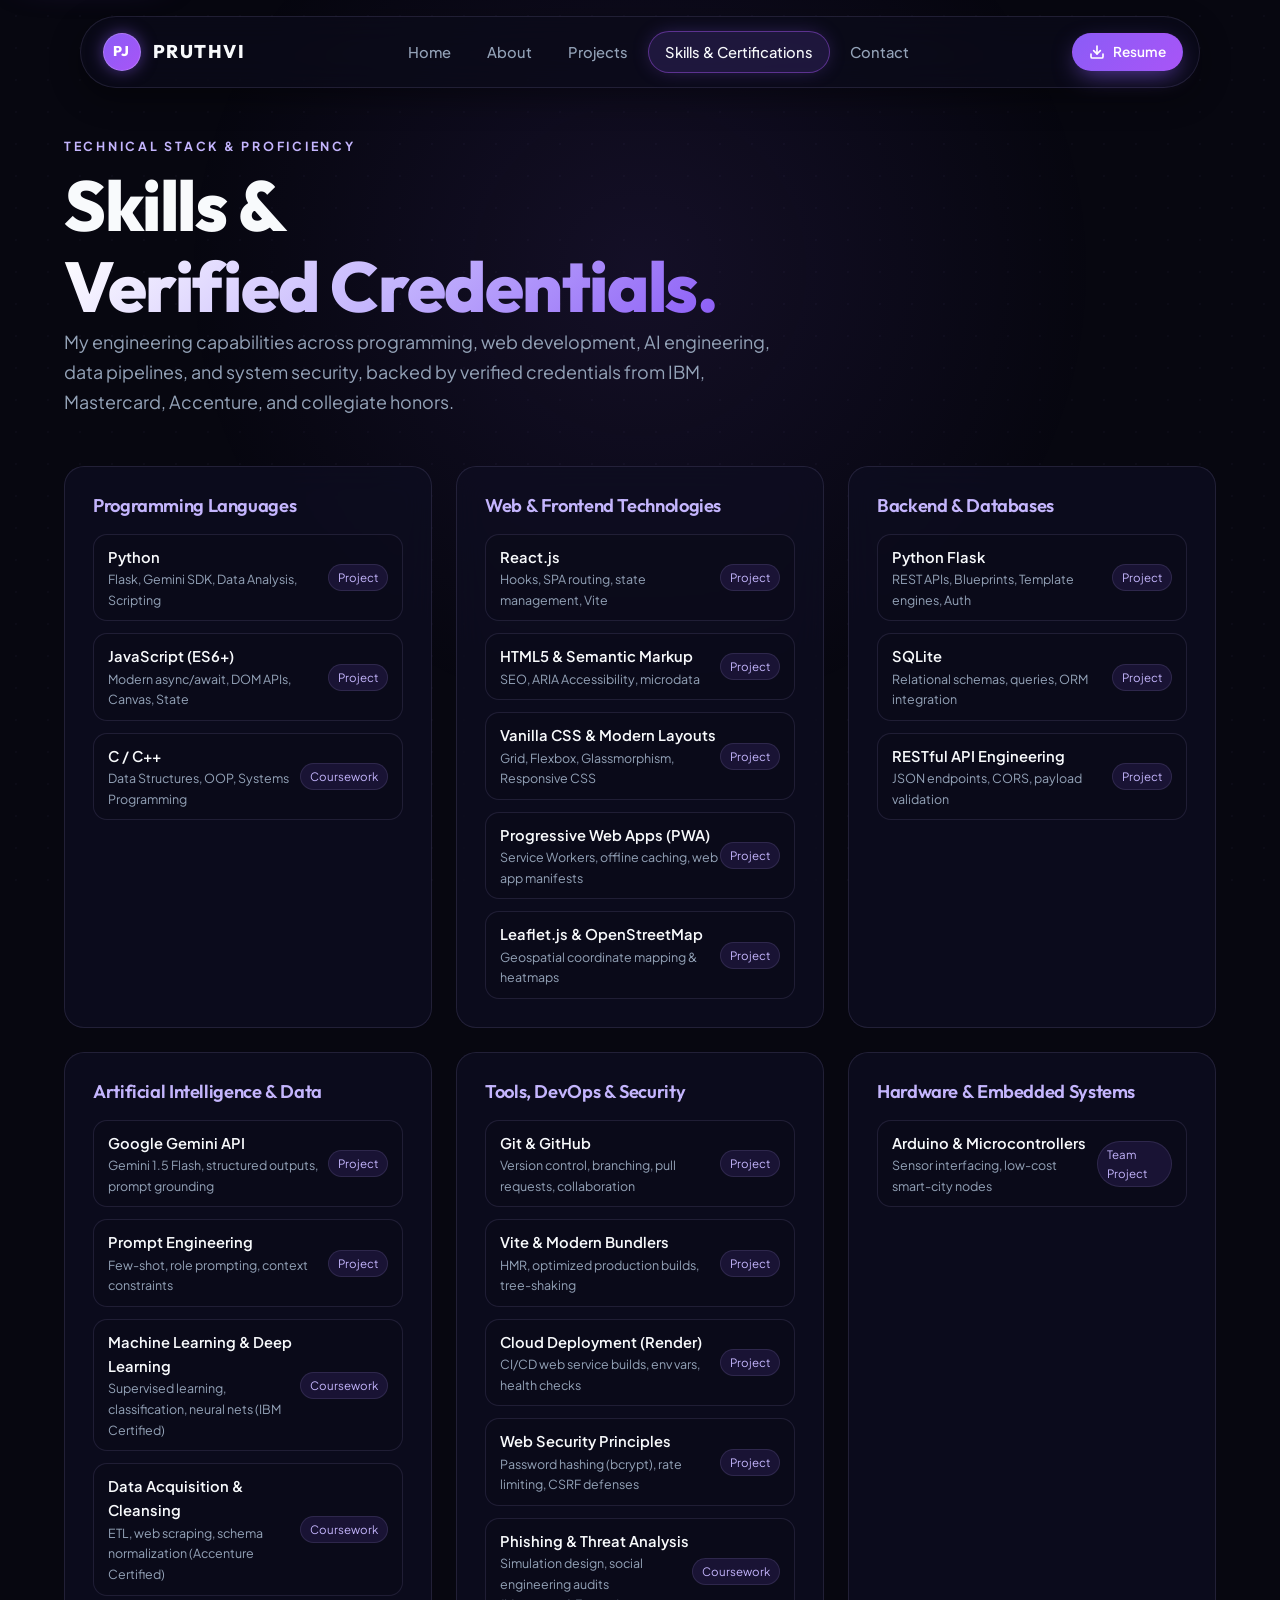
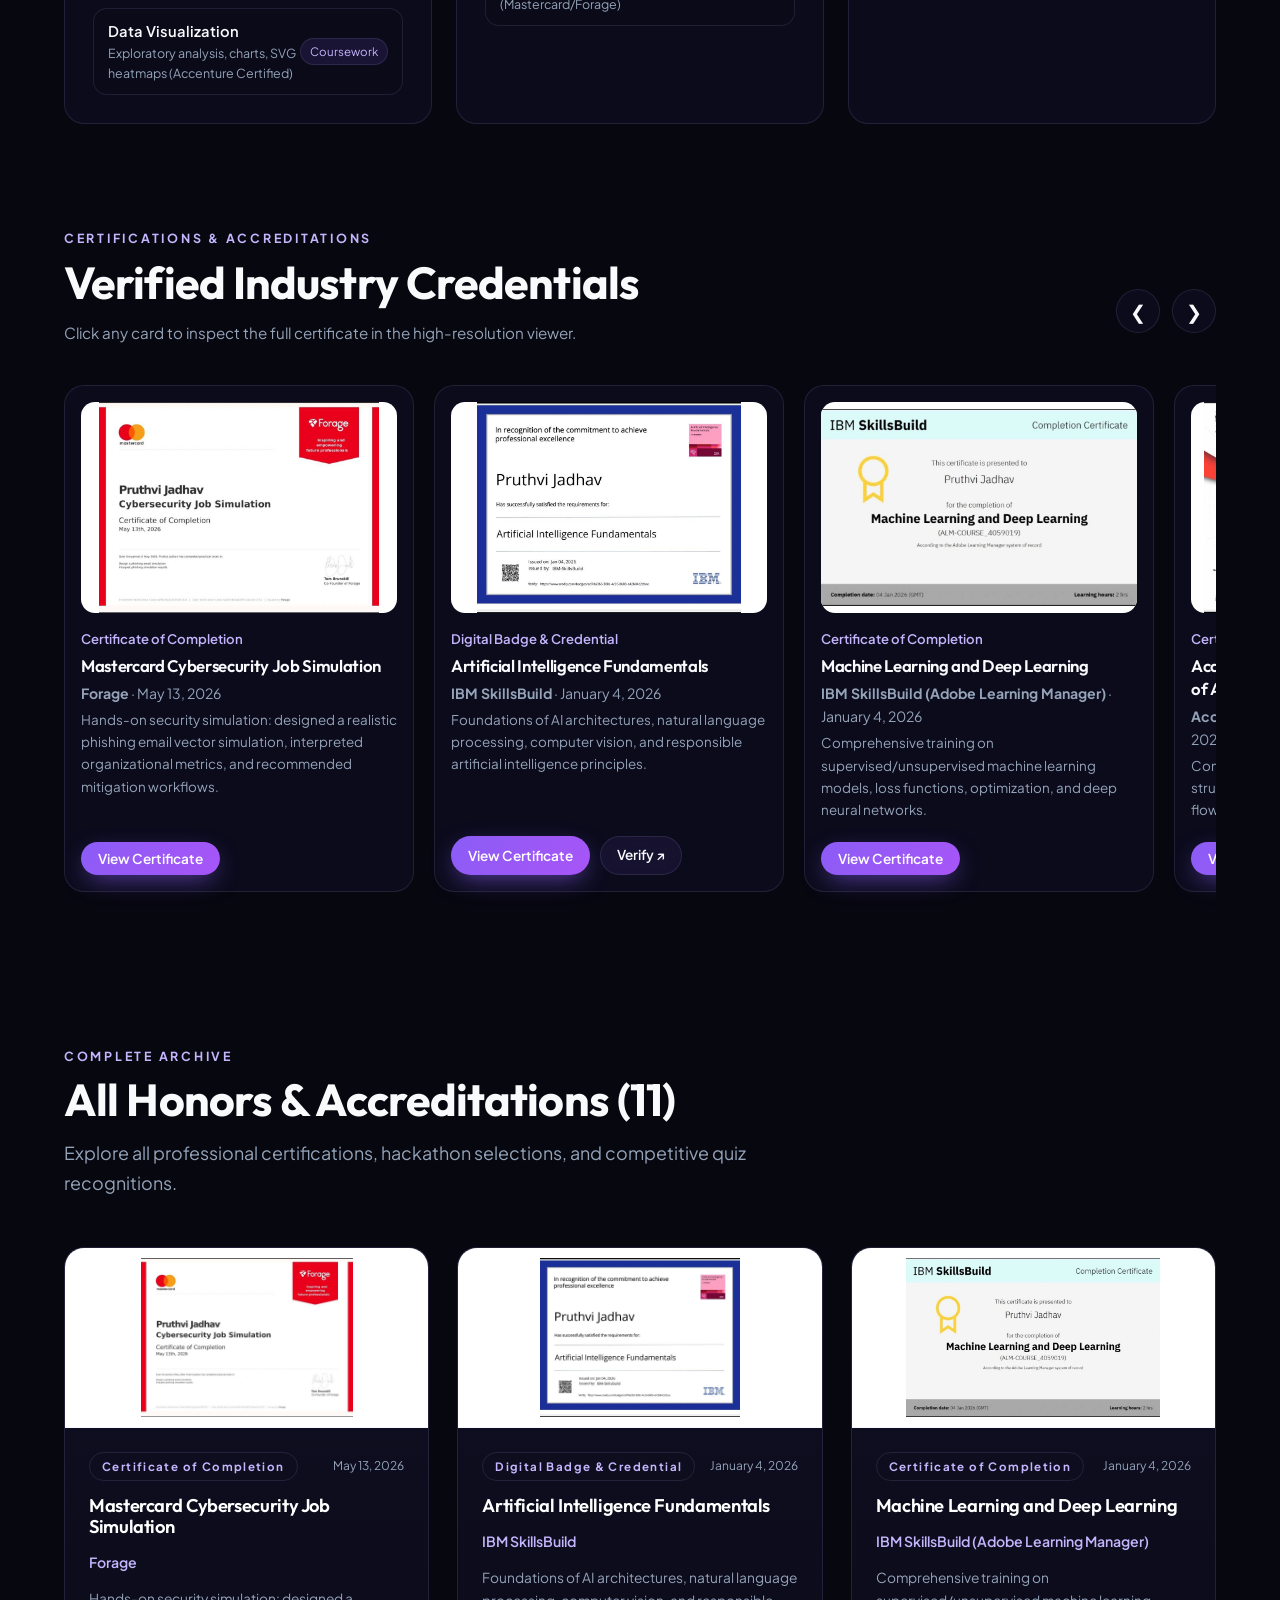
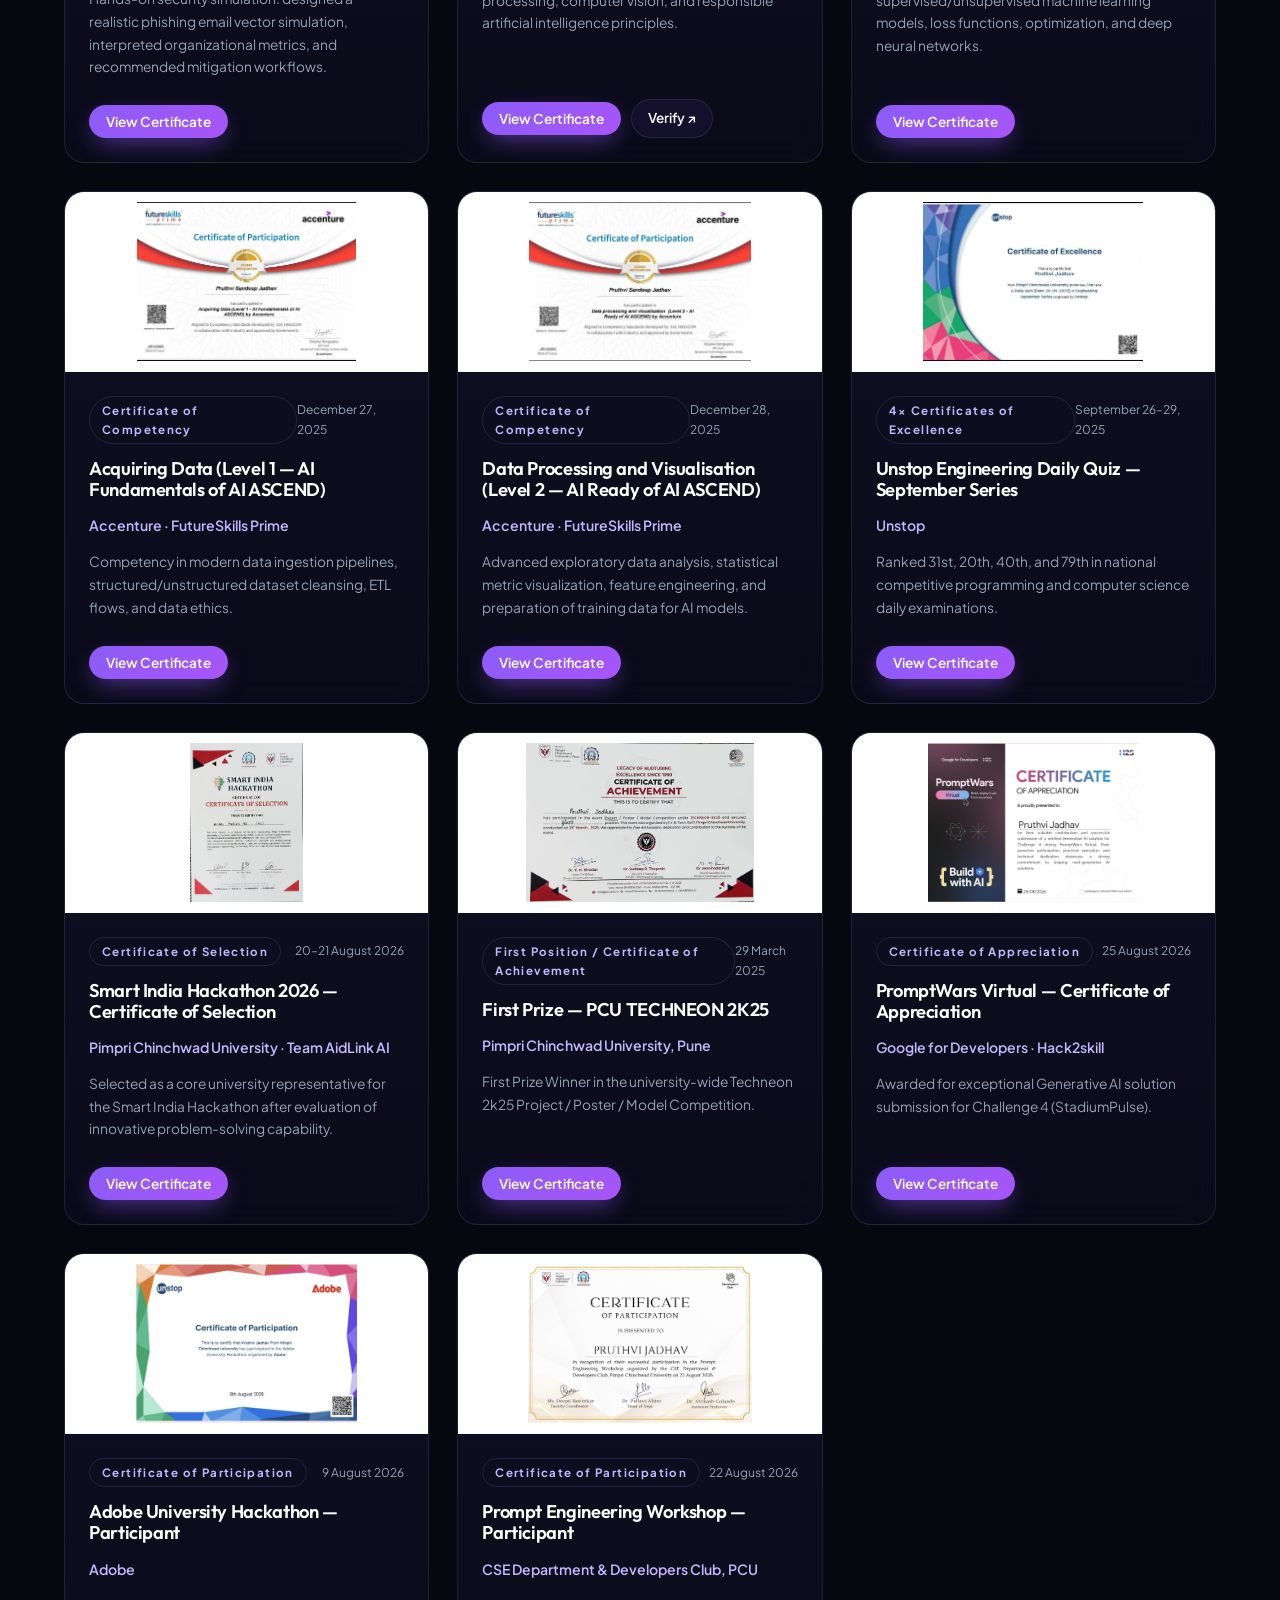
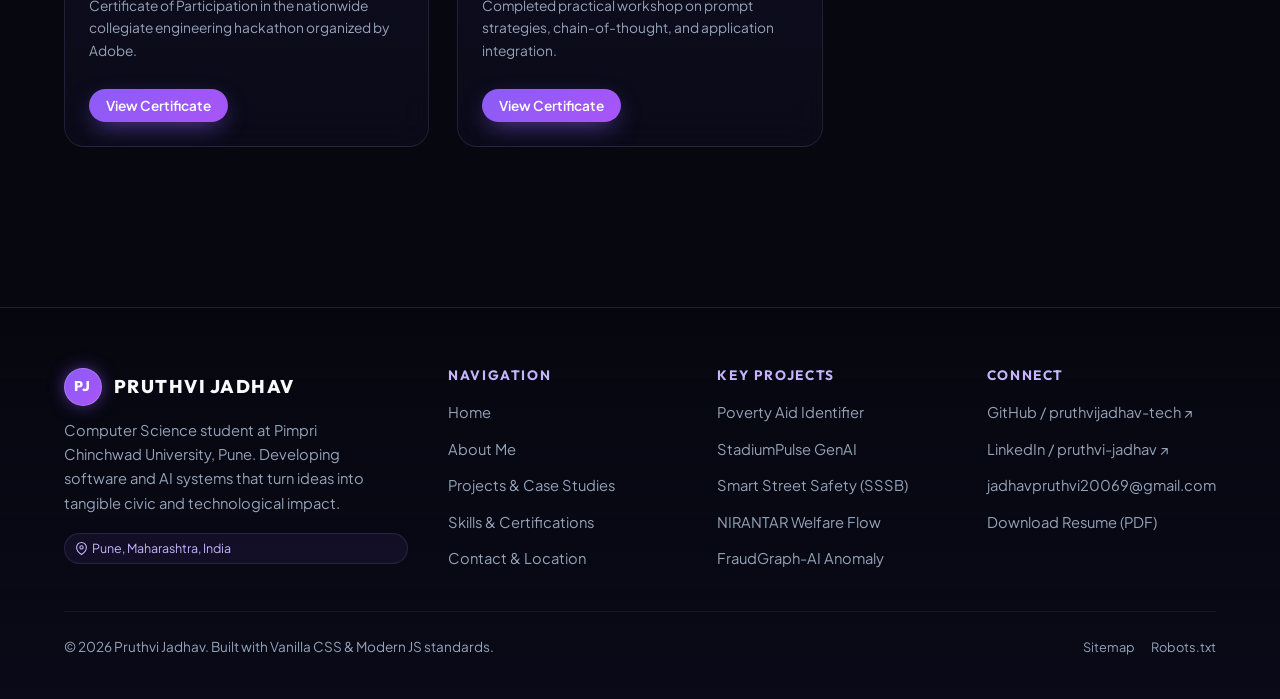
<file: skills.html>
<!DOCTYPE html>
<html lang="en">
<head>
  <meta charset="utf-8">
  <meta name="viewport" content="width=device-width, initial-scale=1, viewport-fit=cover">
  
  <!-- Primary SEO Meta Tags -->
  <title>Skills & Certifications — Pruthvi Jadhav · Computer Science Engineer, Pune</title>
  <meta name="title" content="Skills & Certifications — Pruthvi Jadhav · Computer Science Engineer, Pune">
  <meta name="description" content="Technical skills and verified certifications of Pruthvi Jadhav: Python, React, Flask, Google Gemini AI, Machine Learning (IBM), Cybersecurity (Mastercard), Data Processing (Accenture).">
  <meta name="keywords" content="Pruthvi Jadhav Skills, Computer Science Skills, Python Developer Pune, React Developer India, IBM SkillsBuild AI Certificate, Mastercard Forage Cybersecurity, Accenture FutureSkills Prime, Google Gemini AI Developer">
  <meta name="author" content="Pruthvi Jadhav">
  <meta name="robots" content="index, follow">
  <link rel="canonical" href="https://pruthvijadhav.tech/skills.html">
  
  <!-- GEO / Local SEO Meta Tags -->
  <meta name="geo.region" content="IN-MH">
  <meta name="geo.placename" content="Pune, Pimpri Chinchwad, Maharashtra, India">
  <meta name="geo.position" content="18.6279;73.8009">
  <meta name="ICBM" content="18.6279, 73.8009">
  
  <!-- Open Graph -->
  <meta property="og:type" content="website">
  <meta property="og:url" content="https://pruthvijadhav.tech/skills.html">
  <meta property="og:title" content="Skills & Certifications — Pruthvi Jadhav">
  <meta property="og:description" content="Technical proficiencies and verified credentials in AI, Full-Stack Development, Security, and Data Engineering.">
  <meta property="og:image" content="assets/images/pruthvi-jadhav.jpg">
  <meta property="og:site_name" content="Pruthvi Jadhav Portfolio">
  <meta property="og:locale" content="en_IN">

  <!-- Twitter Card -->
  <meta name="twitter:card" content="summary_large_image">
  <meta name="twitter:title" content="Skills & Certifications — Pruthvi Jadhav">
  <meta name="twitter:description" content="Technical proficiencies and verified industry certifications of Pruthvi Jadhav.">
  <meta name="twitter:image" content="assets/images/pruthvi-jadhav.jpg">

  <!-- Favicon -->
  <link rel="icon" href="data:image/svg+xml,%3Csvg xmlns='http://www.w3.org/2000/svg' viewBox='0 0 64 64'%3E%3Crect width='64' height='64' rx='14' fill='%238B5CF6'/%3E%3Ctext x='32' y='42' font-size='28' font-family='sans-serif' font-weight='800' text-anchor='middle' fill='white'%3EPJ%3C/text%3E%3C/svg%3E">
  <meta name="theme-color" content="#070710">

  <!-- Stylesheet -->
  <link rel="stylesheet" href="assets/css/style.css">
</head>
<body>
  <!-- Accessibility Skip Link -->
  <a class="skip-link" href="#main-content">Skip to content</a>

  <!-- Top Scroll Progress Indicator -->
  <div id="progress-bar" role="progressbar" aria-valuemin="0" aria-valuemax="100" aria-valuenow="0"></div>

  <!-- Main Floating Glass Navigation Bar -->
  <header>
    <div class="nav-backdrop" id="nav-backdrop" aria-hidden="true"></div>
    <nav class="site-nav" aria-label="Primary Navigation">
      <a class="nav-brand" href="index.html" aria-label="Pruthvi Jadhav Homepage">
        <span class="nav-avatar-badge">PJ</span>
        <span>PRUTHVI</span>
      </a>

      <button class="mobile-menu-btn" id="mobile-menu-btn" aria-expanded="false" aria-controls="nav-menu" aria-label="Toggle navigation menu">☰</button>

      <ul class="nav-menu" id="nav-menu">
        <li><a class="nav-link" href="index.html">Home</a></li>
        <li><a class="nav-link" href="about.html">About</a></li>
        <li><a class="nav-link" href="projects.html">Projects</a></li>
        <li><a class="nav-link active" href="skills.html">Skills & Certifications</a></li>
        <li><a class="nav-link" href="contact.html">Contact</a></li>
        <li class="mobile-drawer-cta">
          <a class="btn btn-primary btn-sm" href="assets/Pruthvi_Jadhav_Resume.pdf" download="Pruthvi_Jadhav_Resume.pdf" style="width: 100%; justify-content: center;">
            <svg width="16" height="16" viewBox="0 0 24 24" fill="none" stroke="currentColor" stroke-width="2.5" stroke-linecap="round" stroke-linejoin="round" aria-hidden="true"><path d="M21 15v4a2 2 0 0 1-2 2H5a2 2 0 0 1-2-2v-4"/><polyline points="7 10 12 15 17 10"/><line x1="12" y1="15" x2="12" y2="3"/></svg>
            <span>Download Resume</span>
          </a>
        </li>
      </ul>

      <div class="nav-cta">
        <a class="btn btn-primary btn-sm" href="assets/Pruthvi_Jadhav_Resume.pdf" download="Pruthvi_Jadhav_Resume.pdf" aria-label="Download Pruthvi Jadhav Resume PDF">
          <svg width="16" height="16" viewBox="0 0 24 24" fill="none" stroke="currentColor" stroke-width="2.5" stroke-linecap="round" stroke-linejoin="round" aria-hidden="true"><path d="M21 15v4a2 2 0 0 1-2 2H5a2 2 0 0 1-2-2v-4"/><polyline points="7 10 12 15 17 10"/><line x1="12" y1="15" x2="12" y2="3"/></svg>
          <span>Resume</span>
        </a>
      </div>
    </nav>
  </header>

  <!-- Main Content -->
  <main id="main-content" class="page-main">
    <div class="container">
      
      <!-- PAGE HEADER -->
      <section class="section" style="padding-top: 20px; padding-bottom: 20px;">
        <div class="section-header">
          <span class="section-label">Technical Stack & Proficiency</span>
          <h1>Skills & <span class="grad-text">Verified Credentials.</span></h1>
          <p class="lead-text">
            My engineering capabilities across programming, web development, AI engineering, data pipelines, and system security, backed by verified credentials from IBM, Mastercard, Accenture, and collegiate honors.
          </p>
        </div>

        <!-- SKILLS CATEGORIES MATRIX -->
        <div class="skills-category-grid" id="skills-matrix">
          <!-- Populated dynamically via JS from PORTFOLIO_DATA -->
        </div>
      </section>

      <!-- VERIFIED CERTIFICATIONS & HONORS CAROUSEL -->
      <section class="section" aria-labelledby="certs-section-title">
        <div style="display:flex; justify-content:space-between; align-items:flex-end; flex-wrap:wrap; gap:16px; margin-bottom:12px;">
          <div>
            <span class="section-label">Certifications & Accreditations</span>
            <h2 id="certs-section-title">Verified Industry Credentials</h2>
            <p style="color:var(--text-muted); font-size:0.95rem;">Click any card to inspect the full certificate in the high-resolution viewer.</p>
          </div>

          <!-- Carousel Controls -->
          <div class="cert-controls">
            <button class="cert-ctrl-btn" id="track-prev-btn" aria-label="Scroll left in certificates">❮</button>
            <button class="cert-ctrl-btn" id="track-next-btn" aria-label="Scroll right in certificates">❯</button>
          </div>
        </div>

        <!-- Scrollable Certificate Carousel Track -->
        <div class="cert-track-wrapper">
          <div class="cert-track" id="cert-track" tabindex="0" role="region" aria-label="Certificate carousel">
            <!-- Populated dynamically from window.PORTFOLIO_DATA -->
          </div>
        </div>
      </section>

      <!-- ALL CERTIFICATES & BADGES GRID -->
      <section class="section" style="padding-top: 0;">
        <div class="section-header">
          <span class="section-label">Complete Archive</span>
          <h2>All Honors & Accreditations (11)</h2>
          <p class="lead-text">Explore all professional certifications, hackathon selections, and competitive quiz recognitions.</p>
        </div>

        <div class="projects-grid" id="all-certs-grid">
          <!-- Injected via JavaScript -->
        </div>
      </section>

    </div>
  </main>

  <!-- CERTIFICATE VIEWER MODAL -->
  <div class="modal-overlay" id="cert-modal" role="dialog" aria-modal="true" aria-labelledby="cert-modal-title">
    <div class="modal-content">
      <button class="modal-close-btn" data-modal-close aria-label="Close certificate modal">✕</button>
      <div class="modal-body" id="cert-modal-body">
        <!-- Content injected dynamically by main.js -->
      </div>
    </div>
  </div>

  <!-- Toast Notification Container -->
  <div id="toast-container" aria-live="polite"></div>

  <!-- Master Footer with SEO & GEO Local Details -->
  <footer class="site-footer">
    <div class="container">
      <div class="footer-grid">
        <div class="footer-brand">
          <div class="nav-brand">
            <span class="nav-avatar-badge">PJ</span>
            <span>PRUTHVI JADHAV</span>
          </div>
          <p>
            Computer Science student at Pimpri Chinchwad University, Pune. Developing software and AI systems that turn ideas into tangible civic and technological impact.
          </p>
          <div class="geo-meta-tag-pill">
            <svg width="13" height="13" viewBox="0 0 24 24" fill="none" stroke="currentColor" stroke-width="2" stroke-linecap="round" stroke-linejoin="round" style="vertical-align:-2px; margin-right:4px;"><path d="M21 10c0 7-9 13-9 13s-9-6-9-13a9 9 0 0 1 18 0z"></path><circle cx="12" cy="10" r="3"></circle></svg>Pune, Maharashtra, India
          </div>
        </div>

        <div class="footer-col">
          <h4>Navigation</h4>
          <ul class="footer-links">
            <li><a href="index.html">Home</a></li>
            <li><a href="about.html">About Me</a></li>
            <li><a href="projects.html">Projects & Case Studies</a></li>
            <li><a href="skills.html">Skills & Certifications</a></li>
            <li><a href="contact.html">Contact & Location</a></li>
          </ul>
        </div>

        <div class="footer-col">
          <h4>Key Projects</h4>
          <ul class="footer-links">
            <li><a href="projects.html#poverty-aid">Poverty Aid Identifier</a></li>
            <li><a href="projects.html#stadiumpulse">StadiumPulse GenAI</a></li>
            <li><a href="projects.html#sssb">Smart Street Safety (SSSB)</a></li>
            <li><a href="projects.html#nirantar">NIRANTAR Welfare Flow</a></li>
            <li><a href="projects.html#fraudgraph">FraudGraph-AI Anomaly</a></li>
          </ul>
        </div>

        <div class="footer-col">
          <h4>Connect</h4>
          <ul class="footer-links">
            <li><a href="https://github.com/pruthvijadhav-tech" target="_blank" rel="noopener">GitHub / pruthvijadhav-tech ↗</a></li>
            <li><a href="https://www.linkedin.com/in/pruthvi-jadhav-045a3937b/" target="_blank" rel="noopener">LinkedIn / pruthvi-jadhav ↗</a></li>
            <li><a href="mailto:jadhavpruthvi20069@gmail.com">jadhavpruthvi20069@gmail.com</a></li>
            <li><a href="assets/Pruthvi_Jadhav_Resume.pdf" download="Pruthvi_Jadhav_Resume.pdf">Download Resume (PDF)</a></li>
          </ul>
        </div>
      </div>

      <div class="footer-bottom">
        <div>
          © <span id="current-year">2026</span> Pruthvi Jadhav. Built with Vanilla CSS & Modern JS standards.
        </div>
        <div style="display:flex; gap:16px;">
          <a href="sitemap.xml" style="color:var(--text-muted); font-size:0.8rem;">Sitemap</a>
          <a href="robots.txt" style="color:var(--text-muted); font-size:0.8rem;">Robots.txt</a>
        </div>
      </div>
    </div>
  </footer>

  <!-- Scripts -->
  <script src="assets/js/portfolio-data.js"></script>
  <script src="assets/js/main.js"></script>

  <!-- Skills & Certifications Page Script -->
  <script>
  (function() {
    const data = window.PORTFOLIO_DATA;
    if (!data) return;

    // 1. Render Skills Matrix
    const skillsContainer = document.getElementById('skills-matrix');
    if (skillsContainer && data.skills) {
      let html = '';
      for (const [category, skillsList] of Object.entries(data.skills)) {
        html += `
          <div class="skills-category-card">
            <h3>${category}</h3>
            <div class="skills-list">
              ${skillsList.map(s => `
                <div class="skill-row">
                  <div>
                    <div class="skill-name">${s.name}</div>
                    <div class="skill-desc">${s.desc}</div>
                  </div>
                  <span class="skill-badge">${s.type}</span>
                </div>
              `).join('')}
            </div>
          </div>
        `;
      }
      skillsContainer.innerHTML = html;
    }

    // 2. Render Certifications Carousel Track
    const track = document.getElementById('cert-track');
    if (track && data.certificates) {
      // Show main industry certificates on the carousel
      const carouselCerts = data.certificates;
      track.innerHTML = carouselCerts.map((c, i) => `
        <article class="cert-card" onclick="window.showCertificate(${c.index}, 0)" tabindex="0" role="button" aria-label="Open ${c.title} Certificate">
          <img class="cert-preview-img" src="${c.images[0]}" alt="${c.title} preview" loading="lazy">
          <div class="cert-info">
            <small>${c.type}</small>
            <h3>${c.title}</h3>
            <p><strong>${c.issuer}</strong> · ${c.date}</p>
            ${c.notes ? `<p style="font-size:0.84rem; margin-top:4px;">${c.notes}</p>` : ''}
          </div>
          <div style="margin-top:auto; display:flex; gap:10px; padding-top:8px;">
            <button class="btn btn-primary btn-sm" onclick="event.stopPropagation(); window.showCertificate(${c.index}, 0)">View Certificate</button>
            ${c.verify ? `<a class="btn btn-glass btn-sm" href="${c.verify}" target="_blank" rel="noopener" onclick="event.stopPropagation()">Verify ↗</a>` : ''}
          </div>
        </article>
      `).join('');

      // Carousel Button Scrolling
      const prevBtn = document.getElementById('track-prev-btn');
      const nextBtn = document.getElementById('track-next-btn');
      if (prevBtn && nextBtn) {
        prevBtn.onclick = () => track.scrollBy({ left: -340, behavior: 'smooth' });
        nextBtn.onclick = () => track.scrollBy({ left: 340, behavior: 'smooth' });
      }
    }

    // 3. Render Complete Grid Archive
    const grid = document.getElementById('all-certs-grid');
    if (grid && data.certificates) {
      grid.innerHTML = data.certificates.map(c => `
        <article class="project-card" onclick="window.showCertificate(${c.index}, 0)" style="cursor:pointer;" tabindex="0" role="button" aria-label="View ${c.title}">
          <div style="background:#fff; height:180px; display:flex; align-items:center; justify-content:center; border-bottom:1px solid var(--border-subtle); padding:10px;">
            <img src="${c.images[0]}" alt="${c.title}" style="max-height:100%; max-width:100%; object-fit:contain;">
          </div>
          <div class="project-card-body">
            <div class="project-badge-row">
              <span class="project-status">${c.type}</span>
              <span style="font-size:0.75rem; color:var(--text-muted);">${c.date}</span>
            </div>
            <h3 style="font-size:1.15rem; color:#fff;">${c.title}</h3>
            <p style="color:var(--accent); font-weight:600; font-size:0.88rem;">${c.issuer}</p>
            ${c.notes ? `<p style="font-size:0.86rem; color:var(--text-muted);">${c.notes}</p>` : ''}
            <div class="project-actions" style="margin-top:auto;">
              <button class="btn btn-primary btn-sm" onclick="event.stopPropagation(); window.showCertificate(${c.index}, 0)">View Certificate</button>
              ${c.verify ? `<a class="btn btn-glass btn-sm" href="${c.verify}" target="_blank" rel="noopener" onclick="event.stopPropagation()">Verify ↗</a>` : ''}
            </div>
          </div>
        </article>
      `).join('');
    }
  })();
  </script>
</body>
</html>
</file>
<file: assets/css/style.css>
/* ==========================================================================
   PRUTHVI JADHAV — MODERN INDUSTRIAL PORTFOLIO DESIGN SYSTEM
   Theme: Cosmic Violet & Obsidian Glassmorphism
   Fonts: Outfit (Headings) & Plus Jakarta Sans (Body)
   ========================================================================== */

@import url('https://fonts.googleapis.com/css2?family=Outfit:wght@400;500;600;700;800;900&family=Plus+Jakarta+Sans:ital,wght@0,300;0,400;0,500;0,600;0,700;1,400&display=swap');

:root {
  /* Color Palette */
  --bg-dark: #070710;
  --bg-deep: #0b0b1a;
  --bg-card: rgba(15, 15, 34, 0.72);
  --bg-card-hover: rgba(24, 24, 52, 0.85);
  
  --primary: #8b5cf6;
  --primary-rgb: 139, 92, 246;
  --secondary: #a855f7;
  --secondary-rgb: 168, 85, 247;
  --accent: #c4b5fd;
  --accent-glow: rgba(139, 92, 246, 0.35);
  
  --emerald: #10b981;
  --emerald-glow: rgba(16, 185, 129, 0.25);
  --amber: #f59e0b;
  
  --text-primary: #f8fafc;
  --text-muted: #94a3b8;
  --text-light: #cbd5e1;
  
  --border-subtle: rgba(196, 181, 253, 0.12);
  --border-glow: rgba(168, 85, 247, 0.45);
  --glass-bg: rgba(11, 11, 26, 0.75);
  --glass-blur: blur(16px);
  
  /* Radii & Shadows */
  --radius-sm: 8px;
  --radius-md: 14px;
  --radius-lg: 20px;
  --radius-xl: 28px;
  --radius-full: 9999px;
  
  --shadow-sm: 0 4px 12px rgba(0, 0, 0, 0.3);
  --shadow-md: 0 12px 32px -8px rgba(0, 0, 0, 0.5), 0 0 0 1px var(--border-subtle);
  --shadow-glow: 0 16px 40px -12px rgba(139, 92, 246, 0.5), 0 0 0 1px var(--border-glow);
  --shadow-card: 0 16px 36px -10px rgba(0, 0, 0, 0.4);

  /* Transitions */
  --transition-fast: 0.15s ease;
  --transition-normal: 0.25s cubic-bezier(0.16, 1, 0.3, 1);
  --transition-slow: 0.45s cubic-bezier(0.16, 1, 0.3, 1);

  /* Layout */
  --container-max: 1240px;
  --nav-height: 72px;
  --safe-left: env(safe-area-inset-left, 0px);
  --safe-right: env(safe-area-inset-right, 0px);
  --safe-bottom: env(safe-area-inset-bottom, 0px);
}

/* Base Reset & Box Sizing */
*, *::before, *::after {
  box-sizing: border-box;
  margin: 0;
  padding: 0;
}

html {
  scroll-behavior: smooth;
  scroll-padding-top: calc(var(--nav-height) + 24px);
  height: 100%;
  overflow-x: hidden;
}

body {
  background-color: var(--bg-dark);
  color: var(--text-primary);
  font-family: 'Plus Jakarta Sans', system-ui, -apple-system, BlinkMacSystemFont, "Segoe UI", Roboto, sans-serif;
  font-size: 16px;
  line-height: 1.65;
  min-height: 100%;
  width: 100%;
  overflow-x: hidden;
  position: relative;
  -webkit-font-smoothing: antialiased;
  -moz-osx-font-smoothing: grayscale;
  touch-action: manipulation;
}

body.menu-open {
  overflow: hidden;
}

/* Mouse Follower Radial Glow */
body::before {
  content: "";
  position: fixed;
  inset: 0;
  pointer-events: none;
  background: radial-gradient(700px circle at var(--mx, 50%) var(--my, 30%), rgba(139, 92, 246, 0.10), transparent 65%);
  z-index: 0;
}

/* Ambient Subtle Background Grid Pattern */
body::after {
  content: "";
  position: fixed;
  inset: 0;
  pointer-events: none;
  background-image: radial-gradient(rgba(196, 181, 253, 0.05) 1px, transparent 1px);
  background-size: 32px 32px;
  z-index: 0;
  opacity: 0.6;
}

/* Accessibility & Focus States */
:focus-visible {
  outline: 2px solid var(--accent);
  outline-offset: 4px;
  border-radius: var(--radius-sm);
}

a {
  color: inherit;
  text-decoration: none;
  transition: color var(--transition-fast);
}

img {
  max-width: 100%;
  height: auto;
  display: block;
}

button {
  font-family: inherit;
  cursor: pointer;
  border: none;
  background: none;
}

/* Headings Typography */
h1, h2, h3, h4, h5, h6 {
  font-family: 'Outfit', sans-serif;
  color: var(--text-primary);
  line-height: 1.15;
  letter-spacing: -0.02em;
}

h1 {
  font-size: clamp(2.4rem, 5.5vw, 4.4rem);
  font-weight: 800;
}

h2 {
  font-size: clamp(1.8rem, 3.8vw, 2.8rem);
  font-weight: 700;
  margin-bottom: 0.75rem;
}

h3 {
  font-size: clamp(1.2rem, 2.2vw, 1.6rem);
  font-weight: 600;
}

p {
  color: var(--text-muted);
}

/* Gradient Text Effect */
.grad-text {
  background: linear-gradient(135deg, #ffffff 0%, var(--accent) 50%, var(--primary) 100%);
  -webkit-background-clip: text;
  background-clip: text;
  color: transparent;
  display: inline-block;
}

.grad-violet {
  background: linear-gradient(90deg, var(--primary), var(--secondary) 50%, var(--accent));
  -webkit-background-clip: text;
  background-clip: text;
  color: transparent;
}

/* Top Progress Bar */
#progress-bar {
  position: fixed;
  top: 0;
  left: 0;
  height: 3px;
  width: 0%;
  background: linear-gradient(90deg, var(--primary), var(--secondary), var(--accent));
  z-index: 1000;
  transition: width 0.1s linear;
}

/* Accessibility Skip Link */
.skip-link {
  position: fixed;
  left: 16px;
  top: -80px;
  z-index: 1100;
  background: var(--primary);
  color: #ffffff;
  padding: 10px 18px;
  border-radius: var(--radius-sm);
  font-weight: 600;
  box-shadow: var(--shadow-glow);
  transition: top var(--transition-normal);
}
.skip-link:focus {
  top: 16px;
}

/* ==========================================================================
   NAVIGATION
   ========================================================================== */
.site-nav {
  position: fixed;
  top: 16px;
  left: 50%;
  transform: translateX(-50%);
  width: min(1120px, 94vw);
  height: var(--nav-height);
  z-index: 100;
  display: flex;
  align-items: center;
  justify-content: space-between;
  padding: 8px 16px 8px 22px;
  border: 1px solid var(--border-subtle);
  border-radius: var(--radius-full);
  background: var(--glass-bg);
  backdrop-filter: var(--glass-blur);
  -webkit-backdrop-filter: var(--glass-blur);
  box-shadow: 0 10px 30px rgba(0, 0, 0, 0.4);
  transition: transform var(--transition-normal), border-color var(--transition-normal);
}

.site-nav:hover {
  border-color: rgba(196, 181, 253, 0.25);
}

.nav-brand {
  display: flex;
  align-items: center;
  gap: 12px;
  font-family: 'Outfit', sans-serif;
  font-weight: 800;
  font-size: 1.15rem;
  letter-spacing: 0.08em;
  color: var(--text-primary);
}

.nav-avatar-badge {
  width: 38px;
  height: 38px;
  border-radius: 50%;
  background: linear-gradient(135deg, var(--primary), var(--secondary));
  display: grid;
  place-items: center;
  font-size: 0.88rem;
  font-weight: 800;
  color: #ffffff;
  box-shadow: 0 0 16px rgba(139, 92, 246, 0.5);
  border: 1px solid rgba(255, 255, 255, 0.2);
}

.nav-menu {
  display: flex;
  align-items: center;
  list-style: none;
  gap: 4px;
}

.nav-link {
  display: flex;
  align-items: center;
  gap: 6px;
  padding: 8px 16px;
  border-radius: var(--radius-full);
  font-size: 0.92rem;
  font-weight: 500;
  color: var(--text-muted);
  transition: all var(--transition-normal);
  position: relative;
}

.nav-link:hover {
  color: var(--text-primary);
  background: rgba(139, 92, 246, 0.08);
}

.nav-link.active {
  color: var(--text-primary);
  background: rgba(139, 92, 246, 0.16);
  border: 1px solid var(--border-glow);
  box-shadow: 0 0 20px -5px rgba(139, 92, 246, 0.4);
}

.nav-cta {
  display: flex;
  align-items: center;
  gap: 12px;
}

.mobile-menu-btn {
  display: none;
  width: 44px;
  height: 44px;
  border-radius: 50%;
  border: 1px solid var(--border-subtle);
  background: var(--bg-card);
  color: var(--text-primary);
  align-items: center;
  justify-content: center;
  font-size: 1.25rem;
  transition: all var(--transition-normal);
}
.mobile-menu-btn:hover {
  border-color: var(--accent);
  background: rgba(139, 92, 246, 0.2);
}

/* Nav Backdrop Overlay */
.nav-backdrop {
  position: fixed;
  inset: 0;
  background: rgba(7, 7, 16, 0.75);
  backdrop-filter: blur(8px);
  -webkit-backdrop-filter: blur(8px);
  z-index: 95;
  opacity: 0;
  pointer-events: none;
  transition: opacity var(--transition-normal);
}
.nav-backdrop.open {
  opacity: 1;
  pointer-events: auto;
}

.mobile-drawer-cta {
  display: none;
}

/* Mobile Drawer */
@media (max-width: 960px) {
  .site-nav {
    padding: 8px 14px 8px 18px;
    height: 64px;
  }
  .mobile-menu-btn {
    display: flex;
  }
  .nav-menu {
    position: fixed;
    top: calc(var(--nav-height) + 14px);
    left: 4vw;
    right: 4vw;
    max-height: calc(100vh - var(--nav-height) - 30px);
    overflow-y: auto;
    background: rgba(11, 11, 26, 0.96);
    backdrop-filter: blur(20px);
    -webkit-backdrop-filter: blur(20px);
    border: 1px solid var(--border-glow);
    border-radius: var(--radius-xl);
    flex-direction: column;
    padding: 20px 16px;
    gap: 8px;
    box-shadow: 0 20px 50px rgba(0, 0, 0, 0.85);
    opacity: 0;
    pointer-events: none;
    transform: translateY(-16px);
    transition: all var(--transition-normal);
    z-index: 101;
  }
  .nav-menu.open {
    opacity: 1;
    pointer-events: auto;
    transform: translateY(0);
  }
  .nav-link {
    width: 100%;
    padding: 12px 18px;
    font-size: 1.05rem;
    justify-content: flex-start;
  }
}

@media (max-width: 640px) {
  .site-nav {
    width: calc(100% - 24px);
    left: 12px;
    transform: none;
    padding: 6px 12px 6px 16px;
    height: 60px;
  }
  .site-nav .nav-cta {
    display: none;
  }
  .mobile-drawer-cta {
    display: block;
    width: 100%;
    margin-top: 8px;
    padding-top: 14px;
    border-top: 1px solid var(--border-subtle);
  }
}

/* ==========================================================================
   BUTTONS & BADGES
   ========================================================================== */
.btn {
  display: inline-flex;
  align-items: center;
  justify-content: center;
  gap: 8px;
  padding: 11px 22px;
  border-radius: var(--radius-full);
  font-size: 0.94rem;
  font-weight: 600;
  text-decoration: none;
  transition: all var(--transition-normal);
  cursor: pointer;
  white-space: nowrap;
  border: 1px solid transparent;
}

.btn-primary {
  background: linear-gradient(135deg, var(--primary), var(--secondary));
  color: #ffffff;
  box-shadow: 0 8px 24px -6px rgba(139, 92, 246, 0.65);
  position: relative;
  overflow: hidden;
}
.btn-primary:hover {
  transform: translateY(-2px);
  box-shadow: 0 12px 30px -6px rgba(139, 92, 246, 0.8);
}

.btn-glass {
  background: rgba(139, 92, 246, 0.08);
  border: 1px solid var(--border-subtle);
  color: var(--text-primary);
  backdrop-filter: var(--glass-blur);
}
.btn-glass:hover {
  background: rgba(139, 92, 246, 0.18);
  border-color: var(--accent);
  transform: translateY(-2px);
}

.btn-sm {
  padding: 7px 16px;
  font-size: 0.85rem;
}

.btn-icon {
  width: 44px;
  height: 44px;
  border-radius: 50%;
  display: grid;
  place-items: center;
  border: 1px solid var(--border-subtle);
  background: rgba(139, 92, 246, 0.08);
  color: var(--text-primary);
  transition: all var(--transition-normal);
}
.btn-icon:hover {
  border-color: var(--accent);
  background: rgba(139, 92, 246, 0.22);
  transform: translateY(-2px);
  color: var(--accent);
}
.btn-icon svg {
  width: 20px;
  height: 20px;
  fill: currentColor;
}

/* Pulsing Status Badge */
.status-pill {
  display: inline-flex;
  align-items: center;
  gap: 8px;
  padding: 6px 14px;
  border-radius: var(--radius-full);
  font-size: 0.82rem;
  font-weight: 600;
  letter-spacing: 0.04em;
  background: rgba(16, 185, 129, 0.10);
  border: 1px solid rgba(16, 185, 129, 0.35);
  color: #86efac;
}

.status-dot {
  width: 8px;
  height: 8px;
  border-radius: 50%;
  background-color: #4ade80;
  box-shadow: 0 0 10px #4ade80;
  animation: pulse-dot 2s infinite ease-in-out;
}

@keyframes pulse-dot {
  0%, 100% { opacity: 1; transform: scale(1); }
  50% { opacity: 0.4; transform: scale(1.3); }
}

.section-label {
  font-size: 0.78rem;
  font-weight: 700;
  letter-spacing: 0.22em;
  text-transform: uppercase;
  color: var(--accent);
  margin-bottom: 8px;
  display: inline-block;
}

/* ==========================================================================
   LAYOUT CONTAINERS & SECTIONS
   ========================================================================== */
.container {
  width: min(var(--container-max), 90vw);
  margin: 0 auto;
  position: relative;
  z-index: 1;
  padding-left: var(--safe-left);
  padding-right: var(--safe-right);
}

@media (max-width: 480px) {
  .container {
    width: calc(100% - 28px);
  }
}

.page-main {
  position: relative;
  z-index: 1;
  padding-top: calc(var(--nav-height) + 40px);
  min-height: 85vh;
}

.section {
  padding: 80px 0;
  position: relative;
}

.section-header {
  margin-bottom: 48px;
  max-width: 720px;
}

.section-header.center {
  text-align: center;
  margin-left: auto;
  margin-right: auto;
}

.lead-text {
  font-size: 1.12rem;
  color: var(--text-muted);
  line-height: 1.7;
}

/* ==========================================================================
   HERO SECTION (HOME)
   ========================================================================== */
.hero-section {
  min-height: calc(100vh - var(--nav-height));
  display: grid;
  grid-template-columns: 1.15fr 0.85fr;
  align-items: center;
  gap: 40px;
  padding: 40px 0 80px;
}

.hero-content {
  display: flex;
  flex-direction: column;
  gap: 18px;
}

.hero-tagline {
  font-family: 'Outfit', sans-serif;
  font-size: clamp(1rem, 2vw, 1.25rem);
  font-weight: 700;
  letter-spacing: 0.16em;
  color: var(--accent);
  text-transform: uppercase;
  margin-top: 6px;
}

.hero-now-card {
  margin: 12px 0;
  padding: 16px 20px;
  border-radius: var(--radius-md);
  background: rgba(139, 92, 246, 0.08);
  border: 1px solid var(--border-subtle);
  border-left: 4px solid var(--primary);
  font-size: 0.94rem;
  color: var(--text-light);
}

.hero-actions {
  display: flex;
  flex-wrap: wrap;
  align-items: center;
  gap: 14px;
  margin-top: 10px;
}

/* 3D Orbital Canvas Stage */
.orbit-stage-wrapper {
  position: relative;
  aspect-ratio: 1;
  width: 100%;
  max-width: 520px;
  justify-self: center;
  display: flex;
  align-items: center;
  justify-content: center;
  touch-action: pan-y;
}

.orbit-canvas {
  width: 100%;
  height: 100%;
  display: block;
  touch-action: pan-y;
}

.orbit-fallback {
  display: none;
  position: absolute;
  inset: 20%;
  border-radius: 50%;
  background: radial-gradient(circle at 35% 30%, #d8c8ff, var(--primary) 40%, #1e0e47);
  box-shadow: 0 0 100px var(--primary-glow);
}
.no-canvas .orbit-fallback {
  display: block;
}
.no-canvas .orbit-canvas {
  display: none;
}

.orbit-nodes-bar {
  position: absolute;
  bottom: 0px;
  left: 0;
  right: 0;
  display: flex;
  justify-content: center;
  flex-wrap: wrap;
  gap: 8px;
}

.orbit-node-btn {
  font-size: 0.78rem;
  font-weight: 600;
  padding: 6px 14px;
  border-radius: var(--radius-full);
  border: 1px solid var(--border-subtle);
  background: var(--bg-card);
  color: var(--text-light);
  transition: all var(--transition-normal);
}
.orbit-node-btn:hover {
  border-color: var(--accent);
  background: rgba(139, 92, 246, 0.25);
  color: #ffffff;
  transform: translateY(-2px);
}

@media (max-width: 960px) {
  .hero-section {
    grid-template-columns: 1fr;
    text-align: left;
    padding-top: 20px;
    gap: 32px;
  }
  .orbit-stage-wrapper {
    max-width: 340px;
    margin: 10px auto 0;
  }
}

@media (max-width: 480px) {
  .orbit-stage-wrapper {
    max-width: 290px;
  }
  .orbit-nodes-bar {
    gap: 6px;
  }
  .orbit-node-btn {
    font-size: 0.72rem;
    padding: 5px 10px;
  }
}

/* ==========================================================================
   STAT CARDS & HIGHLIGHT METRICS
   ========================================================================== */
.stats-grid {
  display: grid;
  grid-template-columns: repeat(4, 1fr);
  gap: 20px;
  margin: 30px 0 60px;
}

.stat-card {
  padding: 24px 20px;
  border-radius: var(--radius-lg);
  background: var(--bg-card);
  border: 1px solid var(--border-subtle);
  backdrop-filter: var(--glass-blur);
  transition: transform var(--transition-normal), border-color var(--transition-normal);
  text-align: center;
}
.stat-card:hover {
  transform: translateY(-4px);
  border-color: var(--border-glow);
  box-shadow: var(--shadow-glow);
}

.stat-number {
  font-family: 'Outfit', sans-serif;
  font-size: clamp(2rem, 3.5vw, 2.8rem);
  font-weight: 800;
  background: linear-gradient(135deg, #ffffff, var(--accent));
  -webkit-background-clip: text;
  background-clip: text;
  color: transparent;
  line-height: 1;
  margin-bottom: 6px;
}

.stat-label {
  font-size: 0.85rem;
  font-weight: 600;
  color: var(--text-muted);
  text-transform: uppercase;
  letter-spacing: 0.08em;
}

@media (max-width: 900px) {
  .stats-grid {
    grid-template-columns: repeat(2, 1fr);
    gap: 16px;
  }
}
@media (max-width: 480px) {
  .stats-grid {
    grid-template-columns: repeat(2, 1fr);
    gap: 12px;
    margin: 20px 0 40px;
  }
  .stat-card {
    padding: 16px 10px;
  }
  .stat-number {
    font-size: 1.65rem;
  }
  .stat-label {
    font-size: 0.72rem;
    letter-spacing: 0.05em;
  }
}

/* ==========================================================================
   PROJECT CARDS & GALLERY
   ========================================================================== */
.filter-tabs {
  display: flex;
  flex-wrap: wrap;
  gap: 10px;
  margin-bottom: 36px;
  align-items: center;
}

.filter-tab {
  padding: 8px 20px;
  border-radius: var(--radius-full);
  border: 1px solid var(--border-subtle);
  background: var(--bg-card);
  color: var(--text-muted);
  font-size: 0.88rem;
  font-weight: 600;
  transition: all var(--transition-normal);
}
.filter-tab:hover {
  border-color: var(--accent);
  color: var(--text-primary);
}
.filter-tab.active {
  background: var(--primary);
  border-color: var(--primary);
  color: #ffffff;
  box-shadow: 0 4px 20px -4px rgba(139, 92, 246, 0.6);
}

.projects-grid {
  display: grid;
  grid-template-columns: repeat(auto-fill, minmax(min(100%, 320px), 1fr));
  gap: 28px;
}

.project-card {
  display: flex;
  flex-direction: column;
  border-radius: var(--radius-lg);
  border: 1px solid var(--border-subtle);
  background: linear-gradient(180deg, rgba(20, 20, 45, 0.7) 0%, rgba(11, 11, 26, 0.85) 100%);
  backdrop-filter: var(--glass-blur);
  overflow: hidden;
  transition: all var(--transition-normal);
  cursor: pointer;
  position: relative;
}

.project-card:hover {
  transform: translateY(-6px);
  border-color: var(--border-glow);
  box-shadow: var(--shadow-glow);
}

.project-card-header {
  height: 180px;
  padding: 20px;
  display: flex;
  align-items: center;
  justify-content: center;
  background: radial-gradient(circle at 50% 120%, rgba(139, 92, 246, 0.28), transparent 70%), var(--bg-deep);
  border-bottom: 1px solid var(--border-subtle);
  position: relative;
}

.project-card-body {
  padding: 24px;
  display: flex;
  flex-direction: column;
  gap: 14px;
  flex: 1;
}

.project-badge-row {
  display: flex;
  align-items: center;
  justify-content: space-between;
}

.project-status {
  font-size: 0.72rem;
  font-weight: 700;
  letter-spacing: 0.12em;
  padding: 4px 12px;
  border-radius: var(--radius-full);
  border: 1px solid var(--border-subtle);
  color: var(--accent);
}
.project-status.live {
  border-color: rgba(16, 185, 129, 0.4);
  color: #86efac;
}

.project-title {
  font-size: 1.28rem;
  color: var(--text-primary);
  font-weight: 700;
}

.project-blurb {
  font-size: 0.92rem;
  color: var(--text-muted);
  line-height: 1.6;
  display: -webkit-box;
  -webkit-line-clamp: 3;
  -webkit-box-orient: vertical;
  overflow: hidden;
}

.tech-chips {
  display: flex;
  flex-wrap: wrap;
  gap: 6px;
  margin-top: 4px;
}

.tech-chip {
  font-size: 0.74rem;
  font-weight: 500;
  padding: 4px 11px;
  border-radius: var(--radius-full);
  background: rgba(139, 92, 246, 0.08);
  border: 1px solid var(--border-subtle);
  color: var(--text-light);
}

.project-actions {
  margin-top: auto;
  display: flex;
  align-items: center;
  gap: 10px;
  padding-top: 12px;
}

@media (max-width: 600px) {
  .projects-grid {
    grid-template-columns: 1fr;
    gap: 20px;
  }
  .project-card-header {
    height: 150px;
    padding: 14px;
  }
  .project-card-body {
    padding: 18px 16px;
    gap: 12px;
  }
  .project-title {
    font-size: 1.15rem;
  }
  .project-actions {
    flex-wrap: wrap;
    gap: 8px;
  }
  .project-actions .btn {
    flex: 1 1 calc(50% - 6px);
    justify-content: center;
    padding: 8px 12px;
  }
}

/* ==========================================================================
   ABOUT & PROFILE
   ========================================================================== */
.about-split {
  display: grid;
  grid-template-columns: 0.78fr 1.22fr;
  gap: 60px;
  align-items: start;
}

.profile-card-wrapper {
  position: sticky;
  top: calc(var(--nav-height) + 24px);
}

.profile-frame {
  position: relative;
  border-radius: var(--radius-xl);
  padding: 12px;
  background: linear-gradient(145deg, rgba(139, 92, 246, 0.4), rgba(196, 181, 253, 0.08));
  box-shadow: 0 30px 80px -25px rgba(139, 92, 246, 0.5);
  border: 1px solid var(--border-subtle);
}

.profile-img {
  width: 100%;
  aspect-ratio: 640 / 695;
  object-fit: cover;
  object-position: center top;
  border-radius: var(--radius-lg);
  display: block;
}

.profile-info-grid {
  display: grid;
  grid-template-columns: repeat(2, 1fr);
  gap: 12px;
  margin-top: 20px;
}

.info-tile {
  padding: 14px 16px;
  border-radius: var(--radius-md);
  border: 1px solid var(--border-subtle);
  background: var(--bg-card);
  backdrop-filter: var(--glass-blur);
}
.info-tile small {
  display: block;
  font-size: 0.72rem;
  letter-spacing: 0.12em;
  text-transform: uppercase;
  color: var(--accent);
  margin-bottom: 2px;
}
.info-tile span {
  font-weight: 600;
  font-size: 0.95rem;
}

/* Timeline Components */
.timeline {
  position: relative;
  padding-left: 28px;
  margin: 32px 0;
}
.timeline::before {
  content: "";
  position: absolute;
  top: 6px;
  bottom: 6px;
  left: 7px;
  width: 2px;
  background: linear-gradient(180deg, var(--primary), var(--secondary), transparent);
}

.timeline-item {
  position: relative;
  margin-bottom: 32px;
}
.timeline-item::before {
  content: "";
  position: absolute;
  left: -28px;
  top: 6px;
  width: 16px;
  height: 16px;
  border-radius: 50%;
  background: var(--bg-dark);
  border: 3px solid var(--primary);
  box-shadow: 0 0 12px var(--primary);
}

.timeline-header {
  display: flex;
  flex-wrap: wrap;
  align-items: center;
  gap: 12px;
  margin-bottom: 6px;
}
.timeline-date {
  font-size: 0.8rem;
  font-weight: 700;
  letter-spacing: 0.08em;
  color: var(--accent);
}

@media (max-width: 900px) {
  .about-split {
    grid-template-columns: 1fr;
    gap: 40px;
  }
  .profile-card-wrapper {
    position: static;
    max-width: 380px;
    margin: 0 auto;
  }
}

@media (max-width: 600px) {
  .profile-frame {
    padding: 8px;
  }
  .profile-info-grid {
    grid-template-columns: repeat(2, 1fr);
    gap: 8px;
    margin-top: 14px;
  }
  .info-tile {
    padding: 10px 12px;
  }
  .info-tile span {
    font-size: 0.88rem;
  }
  .timeline {
    padding-left: 22px;
    margin: 24px 0;
  }
  .timeline-item::before {
    left: -22px;
    width: 12px;
    height: 12px;
    top: 5px;
  }
}

/* ==========================================================================
   ENGINEERING ETHOS BANNER (HOME CALLOUT)
   ========================================================================== */
.ethos-banner {
  border: 1px solid var(--border-glow);
  border-radius: var(--radius-xl);
  padding: 48px 36px;
  background: linear-gradient(135deg, rgba(139, 92, 246, 0.12) 0%, rgba(11, 11, 26, 0.8) 100%);
  backdrop-filter: var(--glass-blur);
  -webkit-backdrop-filter: var(--glass-blur);
  display: grid;
  grid-template-columns: 1.2fr 0.8fr;
  gap: 40px;
  align-items: center;
}

@media (max-width: 900px) {
  .ethos-banner {
    grid-template-columns: 1fr;
    gap: 28px;
    padding: 28px 20px;
    border-radius: var(--radius-lg);
  }
}

/* ==========================================================================
   SKILLS & CERTIFICATIONS
   ========================================================================== */
.skills-category-grid {
  display: grid;
  grid-template-columns: repeat(auto-fit, minmax(min(100%, 280px), 1fr));
  gap: 24px;
}

.skills-category-card {
  padding: 28px;
  border-radius: var(--radius-lg);
  border: 1px solid var(--border-subtle);
  background: var(--bg-card);
  backdrop-filter: var(--glass-blur);
  transition: all var(--transition-normal);
}
.skills-category-card:hover {
  border-color: var(--border-glow);
  transform: translateY(-3px);
  box-shadow: var(--shadow-md);
}

.skills-category-card h3 {
  font-size: 1.15rem;
  color: var(--accent);
  margin-bottom: 18px;
  display: flex;
  align-items: center;
  gap: 10px;
}

.skills-list {
  display: flex;
  flex-direction: column;
  gap: 12px;
}

.skill-row {
  display: flex;
  align-items: center;
  justify-content: space-between;
  padding: 10px 14px;
  border-radius: var(--radius-md);
  border: 1px solid var(--border-subtle);
  background: rgba(11, 11, 26, 0.6);
  transition: all var(--transition-normal);
}
.skill-row:hover {
  border-color: var(--secondary);
  transform: translateX(4px);
  background: rgba(139, 92, 246, 0.09);
}

@media (max-width: 600px) {
  .skills-category-card {
    padding: 20px 16px;
  }
  .skill-row {
    padding: 8px 10px;
    gap: 8px;
  }
  .skill-name {
    font-size: 0.88rem;
  }
}

.skill-name {
  font-weight: 600;
  font-size: 0.92rem;
}
.skill-desc {
  font-size: 0.78rem;
  color: var(--text-muted);
}
.skill-badge {
  font-size: 0.72rem;
  padding: 3px 9px;
  border-radius: var(--radius-full);
  border: 1px solid var(--border-subtle);
  background: rgba(139, 92, 246, 0.12);
  color: var(--accent);
}

/* Certifications Carousel & Grid */
.cert-track-wrapper {
  position: relative;
  margin: 20px 0 40px;
}

.cert-track {
  display: flex;
  gap: 20px;
  overflow-x: auto;
  scroll-snap-type: x mandatory;
  padding: 20px 4px 30px;
  scrollbar-width: thin;
  scrollbar-color: var(--primary) transparent;
}

.cert-card {
  flex: 0 0 min(350px, 84vw);
  scroll-snap-align: start;
  border: 1px solid var(--border-subtle);
  border-radius: var(--radius-lg);
  background: var(--bg-card);
  padding: 16px;
  display: flex;
  flex-direction: column;
  gap: 12px;
  transition: all var(--transition-normal);
  backdrop-filter: var(--glass-blur);
}
.cert-card:hover, .cert-card.act {
  border-color: var(--border-glow);
  box-shadow: var(--shadow-glow);
  transform: translateY(-4px);
}

.cert-preview-img {
  width: 100%;
  aspect-ratio: 3/2;
  object-fit: contain;
  background: #ffffff;
  border-radius: var(--radius-md);
}

.cert-info h3 {
  font-size: 1.05rem;
  line-height: 1.35;
  margin-top: 4px;
}
.cert-info small {
  color: var(--accent);
  font-size: 0.82rem;
  font-weight: 600;
}
.cert-info p {
  font-size: 0.88rem;
  color: var(--text-muted);
  margin-top: 4px;
}

.cert-controls {
  display: flex;
  justify-content: flex-end;
  gap: 12px;
  margin-bottom: 12px;
}

.cert-ctrl-btn {
  width: 44px;
  height: 44px;
  border-radius: 50%;
  border: 1px solid var(--border-subtle);
  background: var(--bg-card);
  color: var(--text-primary);
  display: grid;
  place-items: center;
  font-size: 1.2rem;
  transition: all var(--transition-normal);
}
.cert-ctrl-btn:hover {
  border-color: var(--accent);
  background: rgba(139, 92, 246, 0.25);
  transform: scale(1.05);
}

/* ==========================================================================
   CONTACT & GEO LOCATION
   ========================================================================== */
.contact-grid {
  display: grid;
  grid-template-columns: 1.15fr 0.85fr;
  gap: 48px;
  align-items: start;
}

.contact-form-card {
  padding: 36px;
  border-radius: var(--radius-xl);
  border: 1px solid var(--border-subtle);
  background: var(--bg-card);
  backdrop-filter: var(--glass-blur);
}

.form-group {
  margin-bottom: 22px;
}

.form-label {
  display: block;
  font-size: 0.88rem;
  font-weight: 600;
  margin-bottom: 8px;
  color: var(--text-light);
}

.form-input, .form-textarea {
  width: 100%;
  padding: 13px 18px;
  border-radius: var(--radius-md);
  border: 1px solid var(--border-subtle);
  background: rgba(11, 11, 26, 0.8);
  color: var(--text-primary);
  font-family: inherit;
  font-size: 16px;
  transition: all var(--transition-normal);
}
.form-input:focus, .form-textarea:focus {
  outline: none;
  border-color: var(--accent);
  box-shadow: 0 0 16px -2px rgba(139, 92, 246, 0.4);
  background: rgba(18, 18, 42, 0.9);
}

.form-textarea {
  min-height: 140px;
  resize: vertical;
}

/* GEO Location Card */
.geo-card {
  padding: 30px;
  border-radius: var(--radius-xl);
  border: 1px solid var(--border-subtle);
  background: var(--bg-card);
  backdrop-filter: var(--glass-blur);
  display: flex;
  flex-direction: column;
  gap: 20px;
}

.geo-header {
  display: flex;
  align-items: center;
  gap: 14px;
}

.geo-icon {
  width: 48px;
  height: 48px;
  border-radius: 50%;
  background: rgba(139, 92, 246, 0.15);
  border: 1px solid var(--border-glow);
  display: grid;
  place-items: center;
  color: var(--accent);
  font-size: 1.4rem;
}

.geo-coordinates {
  font-family: 'Outfit', monospace;
  font-size: 0.88rem;
  letter-spacing: 0.06em;
  padding: 10px 14px;
  border-radius: var(--radius-sm);
  background: rgba(11, 11, 26, 0.7);
  border: 1px solid var(--border-subtle);
  color: var(--accent);
}

.contact-quick-links {
  display: flex;
  flex-direction: column;
  gap: 14px;
}

.quick-connect-tile {
  display: flex;
  align-items: center;
  gap: 14px;
  padding: 14px 18px;
  border-radius: var(--radius-md);
  border: 1px solid var(--border-subtle);
  background: rgba(11, 11, 26, 0.5);
  transition: all var(--transition-normal);
}
.quick-connect-tile:hover {
  border-color: var(--border-glow);
  transform: translateX(4px);
  background: rgba(139, 92, 246, 0.1);
}

.tile-icon {
  width: 42px;
  height: 42px;
  border-radius: var(--radius-sm);
  background: rgba(139, 92, 246, 0.12);
  border: 1px solid rgba(139, 92, 246, 0.25);
  display: flex;
  align-items: center;
  justify-content: center;
  color: var(--accent);
  flex-shrink: 0;
  transition: all var(--transition-fast);
}

.quick-connect-tile:hover .tile-icon {
  background: rgba(139, 92, 246, 0.25);
  border-color: var(--accent);
  color: #fff;
  transform: scale(1.05);
}

.pillar-icon-box {
  width: 40px;
  height: 40px;
  border-radius: var(--radius-sm);
  background: rgba(139, 92, 246, 0.12);
  border: 1px solid rgba(139, 92, 246, 0.25);
  display: flex;
  align-items: center;
  justify-content: center;
  color: var(--accent);
  margin-bottom: 12px;
}

.spec-icon {
  display: inline-block;
  vertical-align: -3px;
  margin-right: 6px;
  color: var(--accent);
  flex-shrink: 0;
}

.project-header-svg {
  display: inline-block;
  color: var(--accent);
  filter: drop-shadow(0 0 14px rgba(139, 92, 246, 0.45));
  transition: transform var(--transition-fast), color var(--transition-fast);
}

.project-card:hover .project-header-svg {
  transform: scale(1.12);
  color: var(--accent-hover);
}

@media (max-width: 900px) {
  .contact-grid {
    grid-template-columns: 1fr;
    gap: 32px;
  }
}
@media (max-width: 600px) {
  .contact-form-card, .geo-card {
    padding: 22px 16px;
    border-radius: var(--radius-lg);
  }
  .quick-connect-tile {
    padding: 12px 14px;
    gap: 12px;
  }
  .quick-connect-tile a, .quick-connect-tile span {
    word-break: break-all;
  }
}

/* ==========================================================================
   MODAL DIALOGS (PROJECT & CERTIFICATE)
   ========================================================================== */
.modal-overlay {
  position: fixed;
  inset: 0;
  z-index: 2000;
  background: rgba(7, 7, 16, 0.88);
  backdrop-filter: blur(12px);
  -webkit-backdrop-filter: blur(12px);
  display: none;
  align-items: center;
  justify-content: center;
  padding: 24px;
  overflow-y: auto;
}
.modal-overlay.open {
  display: flex;
}

.modal-content {
  position: relative;
  width: min(840px, 100%);
  max-height: 90vh;
  overflow-y: auto;
  border-radius: var(--radius-xl);
  border: 1px solid var(--border-glow);
  background: var(--bg-deep);
  padding: 36px;
  box-shadow: 0 30px 90px rgba(0, 0, 0, 0.9), 0 0 0 1px var(--border-glow);
  animation: modal-pop 0.25s cubic-bezier(0.16, 1, 0.3, 1);
}

@keyframes modal-pop {
  0% { opacity: 0; transform: scale(0.95) translateY(10px); }
  100% { opacity: 1; transform: scale(1) translateY(0); }
}

.modal-close-btn {
  position: sticky;
  top: 0;
  float: right;
  z-index: 10;
  width: 40px;
  height: 40px;
  border-radius: 50%;
  border: 1px solid var(--border-subtle);
  background: var(--bg-dark);
  color: var(--text-primary);
  display: grid;
  place-items: center;
  font-size: 1.1rem;
  transition: all var(--transition-normal);
}
.modal-close-btn:hover {
  border-color: var(--accent);
  background: var(--primary);
  color: #ffffff;
}

.modal-body h4 {
  font-size: 0.82rem;
  font-weight: 700;
  letter-spacing: 0.16em;
  text-transform: uppercase;
  color: var(--accent);
  margin: 22px 0 8px;
}

.modal-body ul {
  padding-left: 20px;
  margin: 8px 0;
  color: var(--text-muted);
}
.modal-body li {
  margin-bottom: 6px;
}

/* Certificate Viewer Inside Modal */
.cert-viewer-controls {
  display: flex;
  align-items: center;
  justify-content: space-between;
  margin-bottom: 16px;
  gap: 12px;
}
.cert-viewer-caption {
  font-size: 0.92rem;
  color: var(--text-light);
  font-weight: 600;
}
.cert-full-img {
  width: auto;
  max-width: 100%;
  max-height: 72vh;
  margin: 0 auto 16px;
  border-radius: var(--radius-md);
  background: #ffffff;
  display: block;
  box-shadow: var(--shadow-md);
}

@media (max-width: 640px) {
  .modal-overlay {
    padding: 12px;
    align-items: flex-end;
  }
  .modal-content {
    padding: 22px 16px;
    border-radius: var(--radius-lg);
    max-height: 90vh;
  }
  .modal-close-btn {
    width: 38px;
    height: 38px;
  }
  .cert-full-img {
    max-height: 52vh;
  }
  .cert-viewer-controls {
    flex-direction: column;
    align-items: flex-start;
    gap: 8px;
  }
}

/* ==========================================================================
   FOOTER
   ========================================================================== */
.site-footer {
  position: relative;
  z-index: 1;
  border-top: 1px solid var(--border-subtle);
  padding: 60px 0 40px;
  background: linear-gradient(180deg, transparent 0%, rgba(11, 11, 26, 0.8) 100%);
  margin-top: 80px;
}

.footer-grid {
  display: grid;
  grid-template-columns: 1.5fr 1fr 1fr 1fr;
  gap: 40px;
  margin-bottom: 40px;
}

.footer-brand p {
  margin: 12px 0 18px;
  max-width: 320px;
  font-size: 0.92rem;
}

.footer-col h4 {
  font-size: 0.85rem;
  font-weight: 700;
  letter-spacing: 0.12em;
  text-transform: uppercase;
  color: var(--accent);
  margin-bottom: 16px;
}

.footer-links {
  list-style: none;
  display: flex;
  flex-direction: column;
  gap: 10px;
}
.footer-links a {
  color: var(--text-muted);
  font-size: 0.92rem;
}
.footer-links a:hover {
  color: var(--text-primary);
  padding-left: 4px;
}

.footer-bottom {
  display: flex;
  flex-wrap: wrap;
  align-items: center;
  justify-content: space-between;
  padding-top: 24px;
  border-top: 1px solid rgba(196, 181, 253, 0.08);
  font-size: 0.85rem;
  color: var(--text-muted);
}

.geo-meta-tag-pill {
  font-size: 0.78rem;
  padding: 4px 10px;
  border-radius: var(--radius-full);
  background: rgba(139, 92, 246, 0.08);
  border: 1px solid var(--border-subtle);
  color: var(--accent);
}

@media (max-width: 900px) {
  .footer-grid {
    grid-template-columns: 1fr 1fr;
  }
}
@media (max-width: 540px) {
  .footer-grid {
    grid-template-columns: 1fr;
    gap: 28px;
  }
  .footer-bottom {
    flex-direction: column;
    gap: 14px;
    text-align: center;
  }
}

/* ==========================================================================
   TOAST NOTIFICATIONS
   ========================================================================== */
#toast-container {
  position: fixed;
  bottom: 24px;
  right: 24px;
  z-index: 3000;
  display: flex;
  flex-direction: column;
  gap: 10px;
  pointer-events: none;
}

.toast {
  pointer-events: auto;
  padding: 12px 20px;
  border-radius: var(--radius-md);
  background: rgba(15, 15, 34, 0.94);
  backdrop-filter: blur(12px);
  border: 1px solid var(--border-glow);
  color: var(--text-primary);
  font-size: 0.92rem;
  font-weight: 600;
  box-shadow: 0 10px 30px rgba(0, 0, 0, 0.6);
  display: flex;
  align-items: center;
  gap: 10px;
  animation: toast-slide 0.25s cubic-bezier(0.16, 1, 0.3, 1);
}
@keyframes toast-slide {
  from { opacity: 0; transform: translateY(20px); }
  to { opacity: 1; transform: translateY(0); }
}

/* Print Styling */
@media print {
  .site-nav, #progress-bar, .orbit-stage-wrapper, .modal-overlay, #toast-container {
    display: none !important;
  }
  body {
    background: #ffffff !important;
    color: #000000 !important;
  }
}
</file>
